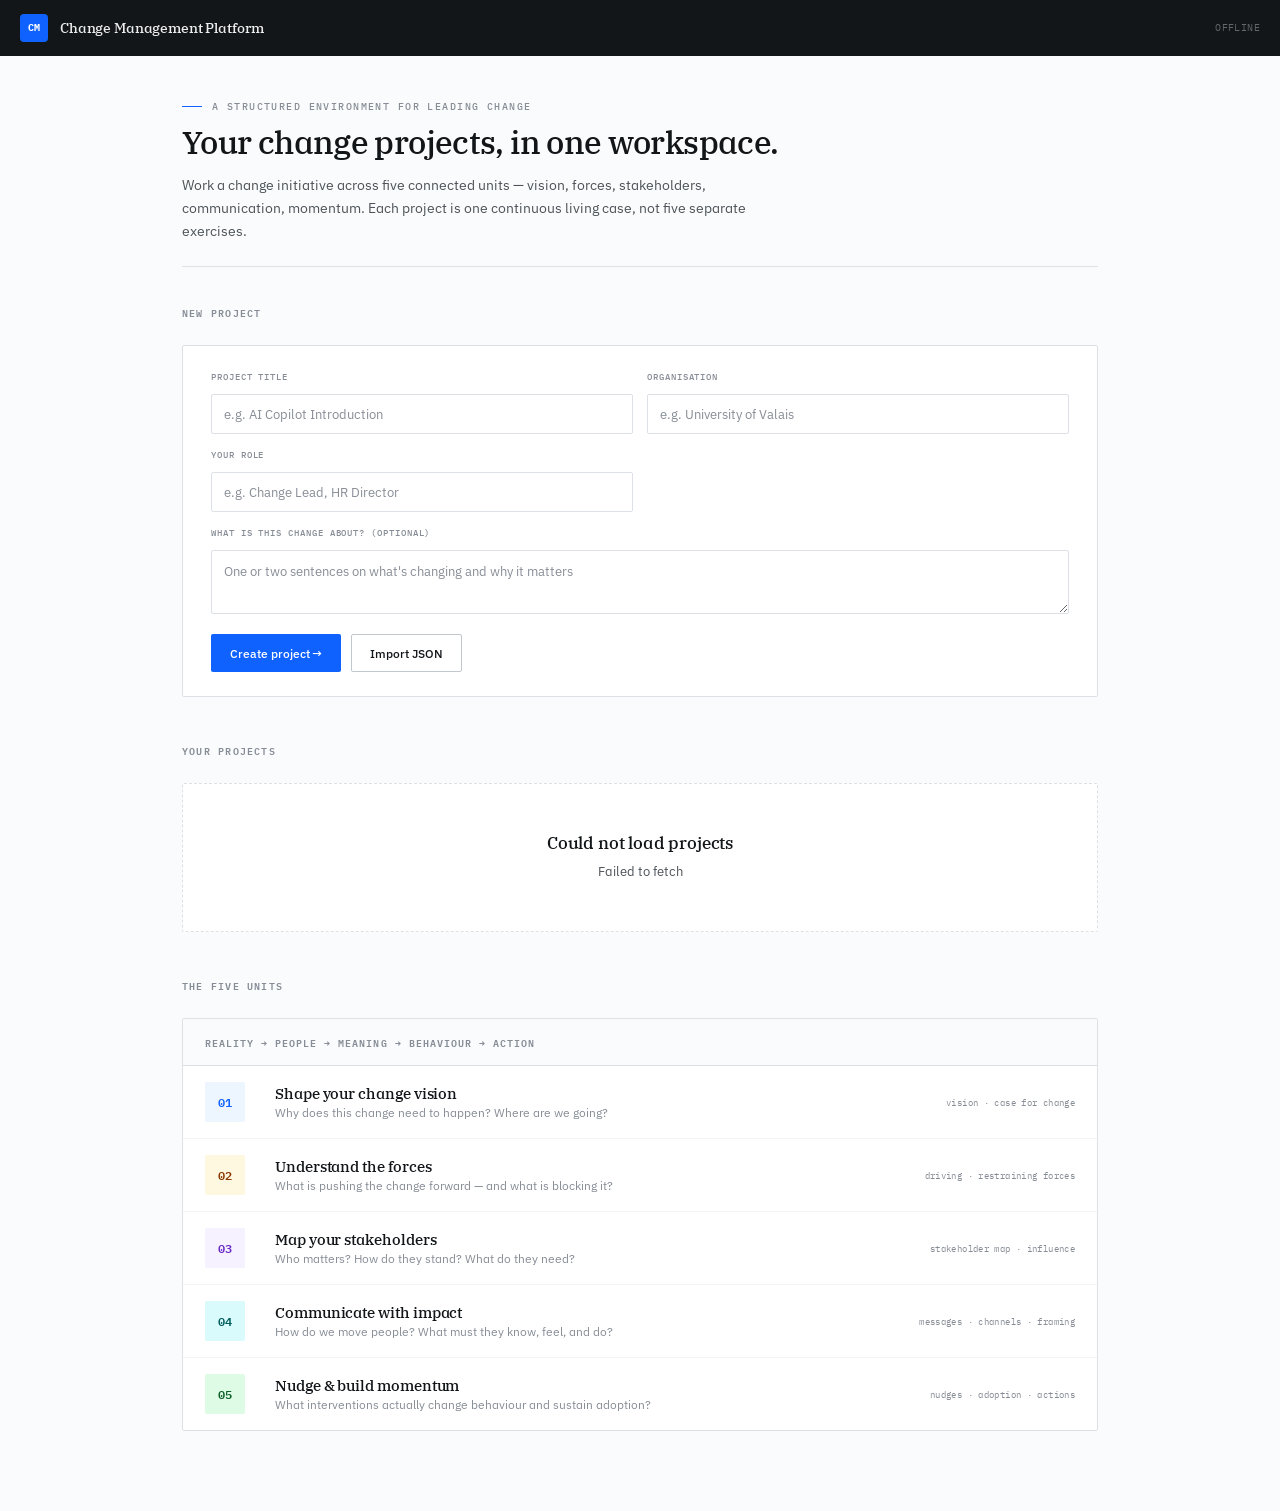
<file: index.html>
<!DOCTYPE html>
<html lang="en">
<head>
<meta charset="UTF-8">
<meta name="viewport" content="width=device-width, initial-scale=1.0">
<title>Change Management Platform</title>
<link rel="stylesheet" href="cmt-shell.css">
<style>
/* Dashboard-specific — this page doesn't use the workspace sidebar.
   Body needs to scroll (unit pages don't). */
body { height: auto; overflow: auto; min-height: 100vh; display: block; background: var(--canvas); }

.dash-wrap { max-width: 980px; margin: 0 auto; padding: 44px 32px 80px; }

/* Hero — subtle, editorial, not a marketing splash */
.hero {
  margin-bottom: 36px;
  padding-bottom: 24px;
  border-bottom: 1px solid var(--rule);
}
.hero-eyebrow {
  font-family: var(--mono);
  font-size: 0.68rem;
  font-weight: 500;
  letter-spacing: 0.14em;
  text-transform: uppercase;
  color: var(--muted);
  margin-bottom: 12px;
  display: flex;
  align-items: center;
  gap: 10px;
}
.hero-eyebrow::before {
  content: '';
  width: 20px;
  height: 1px;
  background: var(--accent);
}
.hero-title {
  font-family: var(--serif);
  font-size: 2.1rem;
  font-weight: 500;
  color: var(--ink);
  letter-spacing: -0.02em;
  line-height: 1.15;
  margin-bottom: 12px;
  max-width: 720px;
}
.hero-sub {
  font-size: 0.96rem;
  color: var(--body);
  line-height: 1.6;
  max-width: 620px;
}

/* Section headers */
.section-head {
  display: flex;
  align-items: baseline;
  justify-content: space-between;
  margin-bottom: 16px;
  padding-bottom: 8px;
}
.section-title {
  font-family: var(--mono);
  font-size: 0.68rem;
  font-weight: 600;
  letter-spacing: 0.12em;
  text-transform: uppercase;
  color: var(--muted);
}
.section-meta {
  font-family: var(--mono);
  font-size: 0.7rem;
  color: var(--muted);
}

/* New project form */
.new-project {
  background: var(--surface);
  border: 1px solid var(--rule);
  border-radius: 2px;
  padding: 24px 28px;
  margin-bottom: 44px;
}
.new-project-grid {
  display: grid;
  grid-template-columns: 1fr 1fr;
  gap: 14px;
  margin-bottom: 14px;
}
.new-project-field-full { grid-column: span 2; }
.new-project-actions {
  display: flex;
  gap: 10px;
  align-items: center;
  flex-wrap: wrap;
  padding-top: 6px;
}
.label-file {
  display: inline-flex;
  align-items: center;
  gap: 6px;
  padding: 10px 18px;
  border-radius: 2px;
  font-family: var(--sans);
  font-size: 0.82rem;
  font-weight: 500;
  cursor: pointer;
  border: 1px solid var(--g-30);
  background: var(--surface);
  color: var(--ink);
  transition: all var(--t-fast);
}
.label-file:hover { background: var(--g-10); border-color: var(--g-50); }

/* Projects list */
.projects-list { margin-bottom: 44px; }
.project-card {
  background: var(--surface);
  border: 1px solid var(--rule);
  border-radius: 2px;
  padding: 18px 22px;
  margin-bottom: 8px;
  transition: all var(--t-fast);
  cursor: pointer;
  display: grid;
  grid-template-columns: 1fr auto;
  gap: 18px;
  align-items: center;
}
.project-card:hover {
  border-color: var(--accent);
  box-shadow: 0 0 0 1px var(--accent);
}
.project-card-main { min-width: 0; }
.project-card-org {
  font-family: var(--mono);
  font-size: 0.62rem;
  font-weight: 500;
  letter-spacing: 0.1em;
  text-transform: uppercase;
  color: var(--muted);
  margin-bottom: 3px;
}
.project-card-title {
  font-family: var(--serif);
  font-size: 1.1rem;
  font-weight: 500;
  color: var(--ink);
  margin-bottom: 6px;
  line-height: 1.25;
  letter-spacing: -0.01em;
}
.project-card-summary {
  font-size: 0.82rem;
  color: var(--body);
  line-height: 1.55;
  margin-bottom: 10px;
  display: -webkit-box;
  -webkit-line-clamp: 2;
  -webkit-box-orient: vertical;
  overflow: hidden;
}
.project-card-meta {
  display: flex;
  align-items: center;
  gap: 14px;
  flex-wrap: wrap;
}
.project-card-date {
  font-family: var(--mono);
  font-size: 0.66rem;
  color: var(--muted);
}

/* Progress track */
.progress-track {
  display: flex;
  gap: 3px;
}
.progress-seg {
  width: 24px; height: 4px;
  border-radius: 1px;
  background: var(--rule);
  transition: background var(--t-fast);
}
.progress-seg.done { background: var(--accent); }
.progress-seg.active { background: var(--accent-lt); box-shadow: inset 0 0 0 1.5px var(--accent); }
.progress-label {
  font-family: var(--mono);
  font-size: 0.64rem;
  color: var(--muted);
  margin-left: 8px;
}

.project-card-actions {
  display: flex;
  flex-direction: column;
  gap: 8px;
  align-items: flex-end;
}

/* Stage badge */
.stage-badge {
  font-family: var(--mono);
  font-size: 0.6rem;
  font-weight: 600;
  letter-spacing: 0.08em;
  text-transform: uppercase;
  padding: 3px 8px;
  border-radius: 2px;
}
.stage-unit_1   { background: var(--u1-lt); color: var(--u1); }
.stage-unit_2   { background: var(--u2-lt); color: var(--u2); }
.stage-unit_3   { background: var(--u3-lt); color: var(--u3); }
.stage-unit_4   { background: var(--u4-lt); color: var(--u4); }
.stage-unit_5   { background: var(--u5-lt); color: var(--u5); }
.stage-complete { background: var(--ok-lt); color: var(--ok); }

/* Demo badge — subtle chip on seeded example projects */
.demo-chip {
  font-family: var(--mono);
  font-size: 0.58rem;
  font-weight: 600;
  letter-spacing: 0.12em;
  text-transform: uppercase;
  padding: 2px 7px;
  border-radius: 2px;
  background: var(--g-100);
  color: var(--g-00);
  margin-left: 8px;
  vertical-align: middle;
}

/* Empty state */
.projects-empty {
  background: var(--surface);
  border: 1px dashed var(--rule);
  border-radius: 2px;
  padding: 48px 24px;
  text-align: center;
}
.projects-empty-label {
  font-family: var(--mono);
  font-size: 0.68rem;
  font-weight: 500;
  letter-spacing: 0.1em;
  text-transform: uppercase;
  color: var(--muted);
  margin-bottom: 10px;
}
.projects-empty-title {
  font-family: var(--serif);
  font-size: 1.1rem;
  font-weight: 500;
  color: var(--ink);
  margin-bottom: 8px;
  letter-spacing: -0.01em;
}
.projects-empty-sub {
  font-size: 0.86rem;
  color: var(--body);
  line-height: 1.6;
  max-width: 360px;
  margin: 0 auto;
}

/* Unit reference table */
.units-overview {
  background: var(--surface);
  border: 1px solid var(--rule);
  border-radius: 2px;
  overflow: hidden;
}
.units-overview-head {
  padding: 14px 22px;
  background: var(--g-05);
  border-bottom: 1px solid var(--rule);
  font-family: var(--mono);
  font-size: 0.68rem;
  font-weight: 600;
  color: var(--muted);
  letter-spacing: 0.1em;
  text-transform: uppercase;
}
.unit-row {
  display: grid;
  grid-template-columns: 52px 1fr auto;
  align-items: center;
  gap: 18px;
  padding: 16px 22px;
  border-bottom: 1px solid var(--rule-soft);
  transition: background var(--t-fast);
}
.unit-row:last-child { border-bottom: none; }
.unit-row:hover { background: var(--g-05); }
.unit-num {
  width: 40px; height: 40px;
  border-radius: 2px;
  display: grid;
  place-items: center;
  font-family: var(--mono);
  font-size: 0.78rem;
  font-weight: 600;
  background: var(--g-10);
  color: var(--muted);
}
.unit-num.u1 { background: var(--u1-lt); color: var(--u1); }
.unit-num.u2 { background: var(--u2-lt); color: var(--u2); }
.unit-num.u3 { background: var(--u3-lt); color: var(--u3); }
.unit-num.u4 { background: var(--u4-lt); color: var(--u4); }
.unit-num.u5 { background: var(--u5-lt); color: var(--u5); }
.unit-name {
  font-family: var(--serif);
  font-size: 1rem;
  font-weight: 500;
  color: var(--ink);
  margin-bottom: 2px;
  letter-spacing: -0.005em;
}
.unit-question { font-size: 0.8rem; color: var(--muted); }
.unit-output {
  font-family: var(--mono);
  font-size: 0.62rem;
  color: var(--muted);
  text-align: right;
  letter-spacing: 0.04em;
}

/* Modal */
.modal-overlay {
  position: fixed;
  inset: 0;
  background: rgba(18,22,25,0.55);
  display: grid;
  place-items: center;
  z-index: 100;
  opacity: 0;
  pointer-events: none;
  transition: opacity var(--t-mid);
}
.modal-overlay.visible { opacity: 1; pointer-events: all; }
.modal {
  background: var(--surface);
  border-radius: 2px;
  padding: 28px;
  width: 460px;
  max-width: 92vw;
  box-shadow: 0 20px 60px rgba(0,0,0,0.25);
  transform: translateY(12px);
  transition: transform var(--t-mid);
}
.modal-overlay.visible .modal { transform: translateY(0); }
.modal-title {
  font-family: var(--serif);
  font-size: 1.15rem;
  font-weight: 500;
  color: var(--ink);
  margin-bottom: 6px;
  letter-spacing: -0.01em;
}
.modal-sub {
  font-size: 0.85rem;
  color: var(--body);
  margin-bottom: 22px;
  line-height: 1.55;
}
.modal-actions {
  display: flex;
  gap: 10px;
  justify-content: flex-end;
}

/* Skeleton */
.sk-card {
  height: 96px;
  margin-bottom: 8px;
  border-radius: 2px;
  background: linear-gradient(90deg, var(--g-10) 25%, var(--g-05) 50%, var(--g-10) 75%);
  background-size: 200% 100%;
  animation: shimmer 1.4s infinite;
}
@keyframes shimmer {
  0% { background-position: 200% 0; }
  100% { background-position: -200% 0; }
}

.btn-ghost { color: var(--muted); }
.btn-ghost:hover { color: var(--danger); background: var(--danger-lt); }

@media (max-width: 640px) {
  .hero-title { font-size: 1.5rem; }
  .new-project-grid { grid-template-columns: 1fr; }
  .new-project-field-full { grid-column: span 1; }
  .project-card { grid-template-columns: 1fr; }
  .project-card-actions { flex-direction: row; align-items: center; justify-content: space-between; }
}
</style>
</head>
<body>

<header class="topbar">
  <a class="topbar-brand" href="index.html">
    <span class="topbar-mark">CM</span>
    <span class="topbar-title">Change Management Platform</span>
  </a>
  <div class="topbar-center"></div>
  <div class="topbar-right">
    <span class="save-indicator" id="status-text">Connecting</span>
  </div>
</header>

<div class="dash-wrap">

  <div class="hero">
    <div class="hero-eyebrow">A structured environment for leading change</div>
    <h1 class="hero-title">Your change projects, in one workspace.</h1>
    <p class="hero-sub">Work a change initiative across five connected units — vision, forces, stakeholders, communication, momentum. Each project is one continuous living case, not five separate exercises.</p>
  </div>

  <div class="section-head">
    <div class="section-title">New project</div>
  </div>
  <div class="new-project">
    <div class="new-project-grid">
      <div class="field-group" style="margin:0;">
        <label class="label">Project title</label>
        <input class="field-input" id="np-title" placeholder="e.g. AI Copilot Introduction" maxlength="120">
      </div>
      <div class="field-group" style="margin:0;">
        <label class="label">Organisation</label>
        <input class="field-input" id="np-org" placeholder="e.g. University of Valais" maxlength="120">
      </div>
      <div class="field-group" style="margin:0;">
        <label class="label">Your role</label>
        <input class="field-input" id="np-role" placeholder="e.g. Change Lead, HR Director" maxlength="120">
      </div>
      <div class="field-group new-project-field-full" style="margin:0;">
        <label class="label">What is this change about? (optional)</label>
        <textarea class="field-textarea" id="np-summary" style="min-height:64px;" placeholder="One or two sentences on what's changing and why it matters"></textarea>
      </div>
    </div>
    <div class="new-project-actions">
      <button class="btn btn-primary" id="btn-create" onclick="createProject()">Create project →</button>
      <label class="label-file">
        Import JSON
        <input type="file" accept=".json" style="display:none;" onchange="importProject(event)">
      </label>
    </div>
  </div>

  <div class="section-head">
    <div class="section-title">Your projects</div>
    <div class="section-meta" id="projects-count"></div>
  </div>
  <div class="projects-list" id="projects-list">
    <div class="sk-card"></div>
    <div class="sk-card" style="opacity:0.6;"></div>
  </div>

  <div class="section-head">
    <div class="section-title">The five units</div>
  </div>
  <div class="units-overview">
    <div class="units-overview-head">Reality → People → Meaning → Behaviour → Action</div>
    <div class="unit-row">
      <div class="unit-num u1">01</div>
      <div>
        <div class="unit-name">Shape your change vision</div>
        <div class="unit-question">Why does this change need to happen? Where are we going?</div>
      </div>
      <div class="unit-output">vision · case for change</div>
    </div>
    <div class="unit-row">
      <div class="unit-num u2">02</div>
      <div>
        <div class="unit-name">Understand the forces</div>
        <div class="unit-question">What is pushing the change forward — and what is blocking it?</div>
      </div>
      <div class="unit-output">driving · restraining forces</div>
    </div>
    <div class="unit-row">
      <div class="unit-num u3">03</div>
      <div>
        <div class="unit-name">Map your stakeholders</div>
        <div class="unit-question">Who matters? How do they stand? What do they need?</div>
      </div>
      <div class="unit-output">stakeholder map · influence</div>
    </div>
    <div class="unit-row">
      <div class="unit-num u4">04</div>
      <div>
        <div class="unit-name">Communicate with impact</div>
        <div class="unit-question">How do we move people? What must they know, feel, and do?</div>
      </div>
      <div class="unit-output">messages · channels · framing</div>
    </div>
    <div class="unit-row">
      <div class="unit-num u5">05</div>
      <div>
        <div class="unit-name">Nudge &amp; build momentum</div>
        <div class="unit-question">What interventions actually change behaviour and sustain adoption?</div>
      </div>
      <div class="unit-output">nudges · adoption · actions</div>
    </div>
  </div>

</div>

<div class="modal-overlay" id="delete-modal">
  <div class="modal">
    <div class="modal-title">Delete this project?</div>
    <div class="modal-sub">This will permanently delete the project and all its unit data. This cannot be undone.</div>
    <div class="modal-actions">
      <button class="btn btn-secondary" onclick="closeDeleteModal()">Cancel</button>
      <button class="btn btn-primary" style="background:var(--danger);" id="btn-confirm-delete" onclick="confirmDelete()">Delete project</button>
    </div>
  </div>
</div>

<div class="toast" id="toast"></div>

<script src="cmt-client.js"></script>
<script>
'use strict';

const UNIT_FILES = {
  unit_1:   'unit1-vision.html',
  unit_2:   'unit2-forces.html',
  unit_3:   'unit3-stakeholders.html',
  unit_4:   'unit4-communication.html',
  unit_5:   'unit5-nudges.html',
  complete: 'unit1-vision.html',
};
const STAGE_LABELS = {
  unit_1: 'Unit 1 — Vision', unit_2: 'Unit 2 — Forces', unit_3: 'Unit 3 — Stakeholders',
  unit_4: 'Unit 4 — Communication', unit_5: 'Unit 5 — Momentum', complete: 'Complete',
};
const STAGE_TO_NUM = { unit_1:1, unit_2:2, unit_3:3, unit_4:4, unit_5:5, complete:5 };

let deleteTargetId = null;

async function init() {
  const { ok } = await CMT.ping();
  const text = document.getElementById('status-text');
  if (ok) { text.textContent = 'Connected'; text.className = 'save-indicator saved'; }
  else { text.textContent = 'Offline'; }
  loadProjects();
}

async function loadProjects() {
  const list = document.getElementById('projects-list');
  const count = document.getElementById('projects-count');
  try {
    const projects = await CMT.getProjects();
    count.textContent = projects.length + ' project' + (projects.length !== 1 ? 's' : '');
    if (!projects.length) {
      list.innerHTML = '<div class="projects-empty">'
        + '<div class="projects-empty-label">No projects yet</div>'
        + '<div class="projects-empty-title">Start your first change project</div>'
        + '<div class="projects-empty-sub">Each project works through all five units as one connected case.</div>'
        + '</div>';
      return;
    }
    list.innerHTML = projects.map(p => renderProjectCard(p)).join('');
  } catch (e) {
    list.innerHTML = '<div class="projects-empty"><div class="projects-empty-title">Could not load projects</div><div class="projects-empty-sub">' + esc(e.message) + '</div></div>';
  }
}

function renderProjectCard(p) {
  const stageNum = STAGE_TO_NUM[p.stage] || 1;
  const segs = [1,2,3,4,5].map(n => {
    const cls = n < stageNum ? 'done' : n === stageNum ? 'active' : '';
    return '<div class="progress-seg ' + cls + '"></div>';
  }).join('');
  const updated = new Date(p.updated_at).toLocaleDateString('en-GB', { day:'numeric', month:'short', year:'numeric' });

  return '<div class="project-card" onclick="openProject(\'' + p.id + '\')">'
    + '<div class="project-card-main">'
    +   (p.organization ? '<div class="project-card-org">' + esc(p.organization) + '</div>' : '')
    +   '<div class="project-card-title">' + esc(p.title) + (p.is_demo ? '<span class="demo-chip">Demo</span>' : '') + '</div>'
    +   (p.summary ? '<div class="project-card-summary">' + esc(p.summary) + '</div>' : '')
    +   '<div class="project-card-meta">'
    +     '<div class="progress-track">' + segs + '</div>'
    +     '<div class="progress-label">' + (STAGE_LABELS[p.stage] || 'Unit 1') + '</div>'
    +     '<div class="project-card-date">Updated ' + updated + '</div>'
    +   '</div>'
    + '</div>'
    + '<div class="project-card-actions" onclick="event.stopPropagation()">'
    +   '<span class="stage-badge stage-' + p.stage + '">' + (STAGE_LABELS[p.stage] || 'Unit 1') + '</span>'
    +   (p.is_demo
        ? ''
        : '<button class="btn btn-sm btn-ghost" onclick="promptDelete(\'' + p.id + '\')">Delete</button>')
    + '</div>'
    + '</div>';
}

function openProject(projectId) {
  CMT.setCurrentProjectId(projectId);
  CMT.getProject(projectId).then(p => {
    if (!p) return;
    const file = UNIT_FILES[p.stage] || 'unit1-vision.html';
    window.location.href = file + '?project=' + projectId;
  });
}

async function createProject() {
  const title   = document.getElementById('np-title').value.trim();
  const org     = document.getElementById('np-org').value.trim();
  const role    = document.getElementById('np-role').value.trim();
  const summary = document.getElementById('np-summary').value.trim();
  if (!title) {
    document.getElementById('np-title').focus();
    showToast('Please give your project a title.', 'error');
    return;
  }
  const btn = document.getElementById('btn-create');
  btn.disabled = true; btn.textContent = 'Creating';
  try {
    const project = await CMT.createProject({ title, organization: org, your_role: role, summary });
    showToast('Project created.', 'ok');
    window.location.href = 'unit1-vision.html?project=' + project.id;
  } catch (e) {
    showToast('Could not create project: ' + e.message, 'error');
    btn.disabled = false; btn.textContent = 'Create project →';
  }
}

async function importProject(event) {
  const file = event.target.files[0];
  if (!file) return;
  try {
    showToast('Importing');
    await CMT.importProject(file);
    showToast('Project imported.', 'ok');
    await loadProjects();
  } catch (e) {
    showToast('Import failed: ' + e.message, 'error');
  }
  event.target.value = '';
}

function promptDelete(projectId) {
  deleteTargetId = projectId;
  document.getElementById('delete-modal').classList.add('visible');
}
function closeDeleteModal() {
  deleteTargetId = null;
  document.getElementById('delete-modal').classList.remove('visible');
}
async function confirmDelete() {
  if (!deleteTargetId) return;
  try {
    await CMT.deleteProject(deleteTargetId);
    showToast('Project deleted.', 'ok');
    closeDeleteModal();
    loadProjects();
  } catch (e) {
    showToast('Delete failed: ' + e.message, 'error');
  }
}

function showToast(msg, type = '') {
  const t = document.getElementById('toast');
  t.textContent = msg;
  t.className = 'toast show ' + type;
  setTimeout(() => t.classList.remove('show'), 3000);
}
function esc(s) { return String(s || '').replace(/&/g,'&amp;').replace(/</g,'&lt;').replace(/>/g,'&gt;').replace(/"/g,'&quot;'); }

document.getElementById('delete-modal').addEventListener('click', function(e) {
  if (e.target === this) closeDeleteModal();
});

init();
</script>
</body>
</html>
</file>
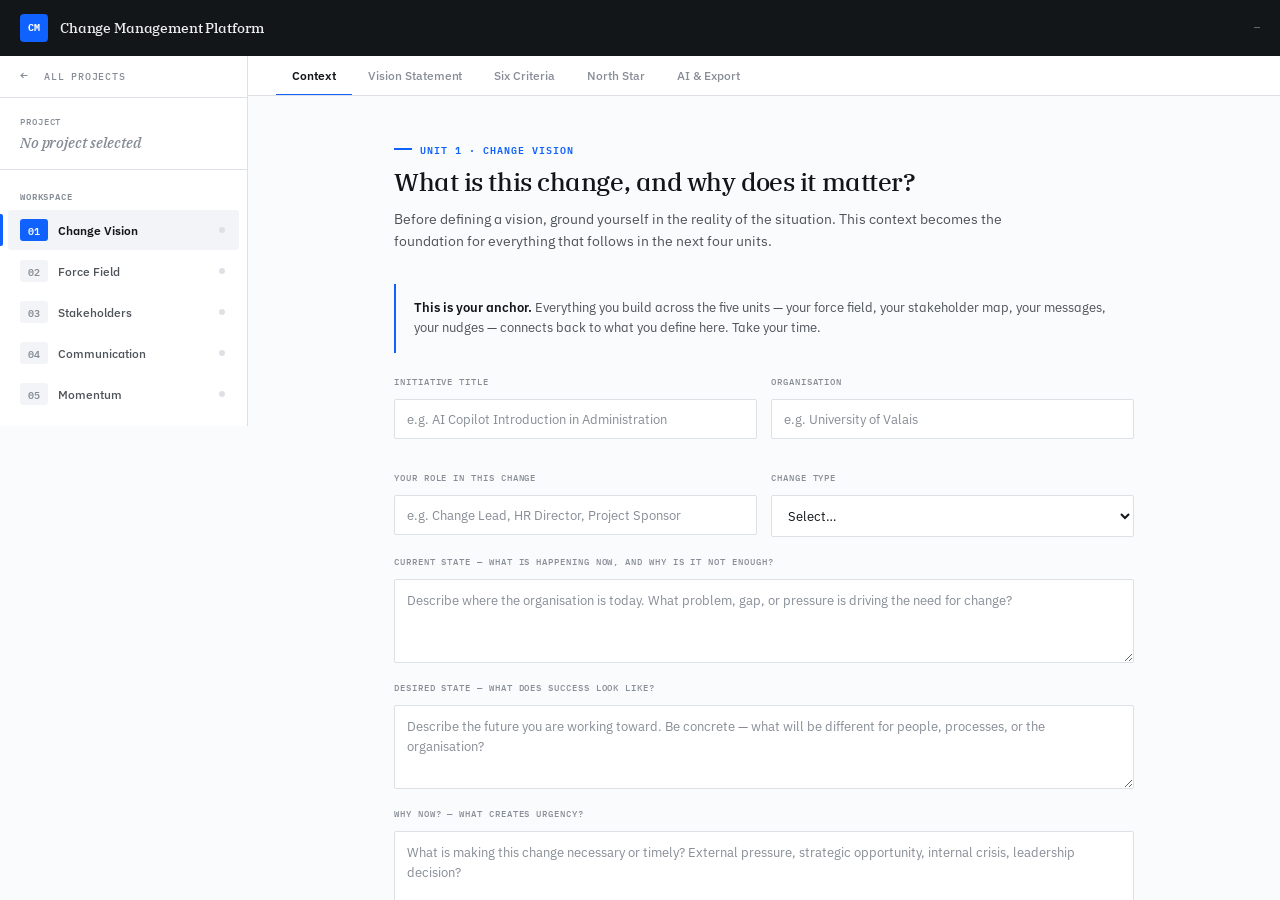
<file: unit1-vision.html>
<!DOCTYPE html>
<html lang="en">
<head>
<meta charset="UTF-8">
<meta name="viewport" content="width=device-width, initial-scale=1.0">
<title>Unit 1 · Shape Your Change Vision</title>
<link rel="stylesheet" href="cmt-shell.css">
<style>
/* ── Unit 1 local styles ── */
:root { --unit-accent: var(--u1); }

/* Vision pull-quote display */
.vision-quote {
  background: var(--g-100);
  color: #fff;
  padding: 28px 32px;
  margin-bottom: 24px;
  border-radius: 2px;
  position: relative;
  overflow: hidden;
}
.vision-quote::before {
  content: '';
  position: absolute;
  left: 0; top: 0; bottom: 0;
  width: 3px;
  background: var(--u1);
}
.vision-quote-label {
  font-family: var(--mono);
  font-size: 0.62rem;
  font-weight: 500;
  letter-spacing: 0.1em;
  text-transform: uppercase;
  color: rgba(255,255,255,0.4);
  margin-bottom: 10px;
}
.vision-quote-text {
  font-family: var(--serif);
  font-size: 1.15rem;
  font-weight: 400;
  color: rgba(255,255,255,0.95);
  line-height: 1.45;
  font-style: italic;
  min-height: 1.5em;
  letter-spacing: -0.005em;
}
.vision-quote-text.empty { color: rgba(255,255,255,0.3); font-style: normal; font-size: 0.88rem; font-family: var(--sans); }

/* Criteria cards */
.criteria-top {
  display: grid;
  grid-template-columns: 260px 1fr;
  gap: 28px;
  align-items: center;
  margin-bottom: 24px;
  padding: 20px;
  background: var(--surface);
  border: 1px solid var(--rule);
  border-radius: 2px;
}
.criteria-summary-text {
  font-size: 0.85rem;
  color: var(--body);
  line-height: 1.65;
}
.criteria-summary-text strong { color: var(--ink); font-weight: 600; }
.criteria-grid {
  display: grid;
  grid-template-columns: 1fr 1fr;
  gap: 12px;
}
.criterion-card {
  background: var(--surface);
  border: 1px solid var(--rule);
  padding: 16px 18px;
  border-radius: 2px;
  transition: border-color var(--t-fast);
}
.criterion-card:hover { border-color: var(--g-30); }
.criterion-header {
  display: flex;
  align-items: baseline;
  justify-content: space-between;
  margin-bottom: 4px;
}
.criterion-name { font-size: 0.88rem; font-weight: 600; color: var(--ink); }
.criterion-score-display {
  font-family: var(--mono);
  font-size: 0.72rem;
  font-weight: 600;
  color: var(--muted);
}
.criterion-score-display.s4, .criterion-score-display.s5 { color: var(--ok); }
.criterion-score-display.s3 { color: var(--u2); }
.criterion-score-display.s1, .criterion-score-display.s2 { color: var(--danger); }
.criterion-question {
  font-size: 0.77rem;
  color: var(--muted);
  line-height: 1.5;
  margin-bottom: 10px;
}
.score-row { display: flex; gap: 4px; margin-bottom: 10px; }
.score-btn {
  flex: 1;
  height: 28px;
  border: 1px solid var(--rule);
  background: var(--surface);
  font-family: var(--mono);
  font-size: 0.72rem;
  font-weight: 500;
  color: var(--muted);
  cursor: pointer;
  border-radius: 2px;
  transition: all var(--t-fast);
}
.score-btn:hover { border-color: var(--accent); color: var(--accent); }
.score-btn.active { background: var(--accent); border-color: var(--accent); color: #fff; font-weight: 600; }
.criterion-notes {
  font-family: var(--sans);
  font-size: 0.8rem;
  color: var(--ink);
  background: var(--g-05);
  border: 1px solid transparent;
  border-radius: 2px;
  padding: 8px 10px;
  width: 100%;
  outline: none;
  resize: vertical;
  line-height: 1.5;
  min-height: 44px;
  transition: border-color var(--t-fast), background var(--t-fast);
}
.criterion-notes:hover { background: var(--g-10); }
.criterion-notes:focus { background: var(--surface); border-color: var(--accent); }
.criterion-notes::placeholder { color: var(--muted); }

/* North star display */
.ns-display {
  background: var(--surface);
  border-left: 3px solid var(--accent);
  padding: 16px 20px;
  margin: 18px 0 24px;
  border-radius: 0 2px 2px 0;
}
.ns-display-label {
  font-family: var(--mono);
  font-size: 0.6rem;
  font-weight: 500;
  letter-spacing: 0.1em;
  text-transform: uppercase;
  color: var(--accent);
  margin-bottom: 6px;
}
.ns-display-text {
  font-family: var(--serif);
  font-size: 1.05rem;
  font-weight: 500;
  color: var(--ink);
  line-height: 1.35;
  letter-spacing: -0.005em;
}
.ns-display-text.empty { color: var(--muted); font-family: var(--sans); font-weight: 400; font-size: 0.88rem; font-style: italic; }

/* Signal list */
.signal-list { display: flex; flex-direction: column; gap: 6px; margin-bottom: 10px; }
.signal-row {
  display: flex;
  align-items: center;
  gap: 10px;
  background: var(--surface);
  border: 1px solid var(--rule);
  border-radius: 2px;
  padding: 8px 12px;
  transition: border-color var(--t-fast);
}
.signal-row:hover { border-color: var(--g-30); }
.signal-row:focus-within { border-color: var(--accent); box-shadow: inset 0 0 0 1px var(--accent); }
.signal-dot {
  width: 7px; height: 7px;
  border-radius: 50%;
  background: var(--ok);
  flex-shrink: 0;
}
.signal-input {
  flex: 1;
  font-family: var(--sans);
  font-size: 0.85rem;
  color: var(--ink);
  border: none;
  background: transparent;
  outline: none;
}
.signal-input::placeholder { color: var(--muted); }
.signal-remove {
  background: none;
  border: none;
  cursor: pointer;
  color: var(--muted);
  font-size: 1.1rem;
  padding: 0 4px;
  line-height: 1;
  transition: color var(--t-fast);
}
.signal-remove:hover { color: var(--danger); }

/* AI prompt */
.ai-mode-grid {
  display: grid;
  grid-template-columns: 1fr 1fr;
  gap: 10px;
  margin-bottom: 20px;
}
.ai-mode-card {
  background: var(--surface);
  border: 1px solid var(--rule);
  padding: 14px 16px;
  cursor: pointer;
  transition: all var(--t-fast);
  border-radius: 2px;
}
.ai-mode-card:hover { border-color: var(--g-30); }
.ai-mode-card.active {
  border-color: var(--accent);
  box-shadow: inset 0 0 0 1px var(--accent);
  background: var(--accent-lt);
}
.ai-mode-title {
  font-size: 0.88rem;
  font-weight: 600;
  color: var(--ink);
  margin-bottom: 4px;
}
.ai-mode-desc {
  font-size: 0.76rem;
  color: var(--body);
  line-height: 1.5;
}

.prompt-box {
  background: var(--surface);
  border: 1px solid var(--rule);
  border-radius: 2px;
  overflow: hidden;
}
.prompt-box-head {
  padding: 12px 18px;
  background: var(--g-05);
  border-bottom: 1px solid var(--rule);
  display: flex;
  align-items: center;
  justify-content: space-between;
}
.prompt-box-label {
  font-family: var(--mono);
  font-size: 0.66rem;
  font-weight: 500;
  color: var(--muted);
  letter-spacing: 0.08em;
  text-transform: uppercase;
}
.prompt-hint { font-size: 0.72rem; color: var(--muted); }
.prompt-text {
  font-family: var(--mono);
  font-size: 0.74rem;
  color: var(--body);
  padding: 18px;
  line-height: 1.7;
  white-space: pre-wrap;
  max-height: 360px;
  overflow-y: auto;
}
.prompt-actions {
  padding: 14px 18px;
  border-top: 1px solid var(--rule);
  display: flex;
  gap: 10px;
  flex-wrap: wrap;
}

@media (max-width: 720px) {
  .criteria-grid, .ai-mode-grid { grid-template-columns: 1fr; }
  .criteria-top { grid-template-columns: 1fr; }
  .grid-2 { grid-template-columns: 1fr; }
}
</style>
</head>
<body>

<!-- ═══════════════════════════════════════════════════════════════
     TOPBAR
     ═══════════════════════════════════════════════════════════════ -->
<header class="topbar">
  <a class="topbar-brand" href="index.html">
    <span class="topbar-mark">CM</span>
    <span class="topbar-title">Change Management Platform</span>
  </a>
  <div class="topbar-center">
    <span class="topbar-project" id="topbar-project"></span>
    <span class="topbar-sep" id="topbar-sep" style="display:none;">·</span>
    <span class="topbar-org" id="topbar-org"></span>
  </div>
  <div class="topbar-right">
    <span class="save-indicator" id="save-indicator">—</span>
  </div>
</header>

<!-- ═══════════════════════════════════════════════════════════════
     APP LAYOUT — sidebar + main
     ═══════════════════════════════════════════════════════════════ -->
<div class="app-layout">

  <div id="cmt-sidebar-mount"></div>

  <div class="unit-main">

    <!-- TABBAR -->
    <div class="tabbar">
      <button class="tab-btn active" onclick="switchTab('context',this)">Context</button>
      <button class="tab-btn" onclick="switchTab('vision',this)">Vision Statement</button>
      <button class="tab-btn" onclick="switchTab('criteria',this)">Six Criteria</button>
      <button class="tab-btn" onclick="switchTab('northstar',this)">North Star</button>
      <button class="tab-btn" onclick="switchTab('ai',this)">AI &amp; Export</button>
    </div>

    <div class="workspace"><div class="content">

      <!-- TAB 1: CONTEXT -->
      <div class="pane active" id="pane-context">
        <div class="wrap">
          <div class="pane-head">
            <div class="pane-eyebrow">Unit 1 · Change Vision</div>
            <h1 class="pane-title">What is this change, and why does it matter?</h1>
            <p class="pane-desc">Before defining a vision, ground yourself in the reality of the situation. This context becomes the foundation for everything that follows in the next four units.</p>
          </div>

          <div class="hint-box">
            <strong>This is your anchor.</strong> Everything you build across the five units — your force field, your stakeholder map, your messages, your nudges — connects back to what you define here. Take your time.
          </div>

          <div class="grid-2">
            <div class="field-group">
              <label class="label">Initiative title</label>
              <input class="field-input" id="ctx-title" placeholder="e.g. AI Copilot Introduction in Administration" oninput="autosave()">
            </div>
            <div class="field-group">
              <label class="label">Organisation</label>
              <input class="field-input" id="ctx-org" placeholder="e.g. University of Valais" oninput="autosave()">
            </div>
            <div class="field-group">
              <label class="label">Your role in this change</label>
              <input class="field-input" id="ctx-role" placeholder="e.g. Change Lead, HR Director, Project Sponsor" oninput="autosave()">
            </div>
            <div class="field-group">
              <label class="label">Change type</label>
              <select class="field-select" id="ctx-type" onchange="autosave()">
                <option value="">Select…</option>
                <option>Digital adoption</option>
                <option>Organisational restructuring</option>
                <option>Cultural transformation</option>
                <option>Process change</option>
                <option>Strategic pivot</option>
                <option>Merger / acquisition</option>
                <option>Other</option>
              </select>
            </div>
          </div>

          <div class="field-group">
            <label class="label">Current state — what is happening now, and why is it not enough?</label>
            <textarea class="field-textarea" id="ctx-current" rows="3" placeholder="Describe where the organisation is today. What problem, gap, or pressure is driving the need for change?" oninput="autosave()"></textarea>
          </div>

          <div class="field-group">
            <label class="label">Desired state — what does success look like?</label>
            <textarea class="field-textarea" id="ctx-desired" rows="3" placeholder="Describe the future you are working toward. Be concrete — what will be different for people, processes, or the organisation?" oninput="autosave()"></textarea>
          </div>

          <div class="field-group">
            <label class="label">Why now? — what creates urgency?</label>
            <textarea class="field-textarea" id="ctx-why" rows="2" placeholder="What is making this change necessary or timely? External pressure, strategic opportunity, internal crisis, leadership decision?" oninput="autosave()"></textarea>
          </div>
        </div>
      </div>

      <!-- TAB 2: VISION STATEMENT -->
      <div class="pane" id="pane-vision">
        <div class="wrap">
          <div class="pane-head">
            <div class="pane-eyebrow">Unit 1 · Vision Statement</div>
            <h1 class="pane-title">Write your change vision</h1>
            <p class="pane-desc">A strong change vision answers three questions in one sentence: <em>Where are we going? Why does it matter? How will we know we've arrived?</em> It should be short enough to remember, clear enough to act on, and inspiring enough to motivate.</p>
          </div>

          <div class="vision-quote">
            <div class="vision-quote-label">Your vision statement</div>
            <div class="vision-quote-text empty" id="vision-preview">Start typing below to see your vision appear here…</div>
          </div>

          <div class="field-group">
            <label class="label">Vision statement</label>
            <textarea class="field-textarea" id="vision-statement" rows="4" style="min-height:100px; font-size:0.96rem; font-weight:500; line-height:1.55;" placeholder="By [when], [who] will [do/experience/achieve what] — enabling [bigger purpose or outcome]." oninput="updateVisionPreview(); autosave()"></textarea>
          </div>

          <div class="hint-box amber">
            <strong>Common mistakes to avoid:</strong> Too long (more than 2–3 sentences), too abstract ("be a leader in change"), focused on the process rather than the outcome, or written for leadership rather than for the people living the change.
          </div>

          <div class="field-group">
            <label class="label">Case for change — in one short paragraph</label>
            <textarea class="field-textarea" id="vision-case" rows="3" placeholder="Why does this change need to happen? What is the cost of not changing? Keep this crisp — it's the argument you make when someone asks why." oninput="autosave()"></textarea>
          </div>
        </div>
      </div>

      <!-- TAB 3: SIX CRITERIA -->
      <div class="pane" id="pane-criteria">
        <div class="wrap-wide">
          <div class="pane-head">
            <div class="pane-eyebrow">Unit 1 · Vision Criteria</div>
            <h1 class="pane-title">Test your vision against six criteria</h1>
            <p class="pane-desc">A compelling change vision must pass six tests. Score each criterion 1–5 and add a brief note. Be honest — a low score is useful information, not a failure.</p>
          </div>

          <div class="criteria-top">
            <canvas id="radar-chart" width="240" height="240"></canvas>
            <div id="criteria-summary" class="criteria-summary-text"></div>
          </div>

          <div class="criteria-grid" id="criteria-grid"></div>
        </div>
      </div>

      <!-- TAB 4: NORTH STAR -->
      <div class="pane" id="pane-northstar">
        <div class="wrap">
          <div class="pane-head">
            <div class="pane-eyebrow">Unit 1 · North Star</div>
            <h1 class="pane-title">Define your north star and success signals</h1>
            <p class="pane-desc">The north star is the one sentence you return to when everything gets complicated. Success signals are the observable, concrete indicators that the change is actually happening — not hoped for.</p>
          </div>

          <div class="field-group">
            <label class="label">North star — one sentence that guides every decision</label>
            <input class="field-input" id="north-star" style="font-size:0.95rem; font-weight:500;" placeholder="e.g. AI does not replace our people — it frees them." oninput="updateNorthStar(); autosave()">
          </div>

          <div class="ns-display">
            <div class="ns-display-label">North star</div>
            <div class="ns-display-text empty" id="north-star-text">Your north star will appear here…</div>
          </div>

          <div class="divider"></div>

          <div class="pane-eyebrow" style="margin-bottom:10px;">Success signals</div>
          <p style="font-size:0.85rem; color:var(--body); line-height:1.6; margin-bottom:14px; max-width:620px;">What would you observe if the change is working? Be specific and observable — not intentions, but evidence.</p>

          <div class="signal-list" id="signal-list"></div>
          <button class="btn btn-secondary btn-sm" onclick="addSignal()">+ Add signal</button>
        </div>
      </div>

      <!-- TAB 5: AI & EXPORT -->
      <div class="pane" id="pane-ai">
        <div class="wrap">
          <div class="pane-head">
            <div class="pane-eyebrow">Unit 1 · AI &amp; Export</div>
            <h1 class="pane-title">Take your vision to an AI thinking partner</h1>
            <p class="pane-desc">Choose a prompt mode, copy the generated prompt, and open Claude or ChatGPT. Your full context is embedded automatically.</p>
          </div>

          <div class="ai-mode-grid">
            <div class="ai-mode-card active" onclick="setMode('refine',this)">
              <div class="ai-mode-title">Refine the vision</div>
              <div class="ai-mode-desc">Get specific suggestions to sharpen the language, strengthen the case, and improve criteria scores.</div>
            </div>
            <div class="ai-mode-card" onclick="setMode('critique',this)">
              <div class="ai-mode-title">Challenge it</div>
              <div class="ai-mode-desc">Play devil's advocate — where is the vision weak, vague, or unlikely to land with a sceptical audience?</div>
            </div>
            <div class="ai-mode-card" onclick="setMode('stakeholder',this)">
              <div class="ai-mode-title">Stakeholder reactions</div>
              <div class="ai-mode-desc">Simulate how three different stakeholder types would react to this vision and what they'd push back on.</div>
            </div>
            <div class="ai-mode-card" onclick="setMode('forces',this)">
              <div class="ai-mode-title">Forces preview</div>
              <div class="ai-mode-desc">Based on this vision and context, what driving and restraining forces are likely? Prepares you for Unit 2.</div>
            </div>
          </div>

          <div class="prompt-box">
            <div class="prompt-box-head">
              <span class="prompt-box-label">Generated prompt</span>
              <span class="prompt-hint">Fill in Tabs 1–4 for a richer prompt</span>
            </div>
            <div class="prompt-text" id="prompt-output">Complete your context and vision to generate a prompt.</div>
            <div class="prompt-actions">
              <button class="btn btn-inverse" id="btn-copy" onclick="copyPrompt(this)">Copy prompt</button>
              <a class="btn btn-secondary" href="https://claude.ai" target="_blank" onclick="softCopy()">Open Claude ↗</a>
              <a class="btn btn-secondary" href="https://chat.openai.com" target="_blank" onclick="softCopy()">Open ChatGPT ↗</a>
            </div>
          </div>
        </div>
      </div>

    </div></div><!-- /content /workspace -->

  </div><!-- /unit-main -->
</div><!-- /app-layout -->

<div class="toast" id="toast"></div>

<script src="cmt-client.js"></script>
<script src="cmt-sidebar.js"></script>
<script>
'use strict';

const CRITERIA = [
  { id:'imaginable',   name:'Imaginable',   question:'Can people picture what the future looks like?' },
  { id:'desirable',    name:'Desirable',    question:'Do stakeholders actually want this future state?' },
  { id:'feasible',     name:'Feasible',     question:'Is this achievable with available means and time?' },
  { id:'focused',      name:'Focused',      question:'Is it clear enough to guide decisions and trade-offs?' },
  { id:'flexible',     name:'Flexible',     question:'Can it adapt as circumstances change?' },
  { id:'communicable', name:'Communicable', question:'Can it be explained clearly in under two minutes?' },
];

let activeMode = 'refine';
let saveTimer  = null;
let projectId  = null;

let data = {
  ctx_title:'', ctx_org:'', ctx_role:'', ctx_type:'',
  ctx_current:'', ctx_desired:'', ctx_why:'',
  vision_statement:'', vision_case:'',
  north_star:'', signals:[], criteria:{},
};
CRITERIA.forEach(c => { data.criteria[c.id] = { score:0, notes:'' }; });

async function init() {
  const params = new URLSearchParams(window.location.search);
  projectId = params.get('project') || localStorage.getItem('cmt_current_project');

  try {
    const allModules = await CMT.loadAllModules(projectId);
    if (allModules.vision) {
      data = { ...data, ...allModules.vision };
      if (!data.criteria) data.criteria = {};
      if (!data.signals)  data.signals  = [];
      CRITERIA.forEach(c => { if (!data.criteria[c.id]) data.criteria[c.id] = { score:0, notes:'' }; });
    }
  } catch(e) {
    console.warn('Failed to load from Supabase, using localStorage', e);
    const saved = localStorage.getItem('cmt_module_' + projectId + '_vision');
    if (saved) {
      try {
        data = { ...data, ...JSON.parse(saved) };
        if (!data.criteria) data.criteria = {};
        if (!data.signals)  data.signals  = [];
        CRITERIA.forEach(c => { if (!data.criteria[c.id]) data.criteria[c.id] = { score:0, notes:'' }; });
      } catch(e) {}
    }
  }

  setField('ctx-title', data.ctx_title);
  setField('ctx-org', data.ctx_org);
  setField('ctx-role', data.ctx_role);
  setField('ctx-type', data.ctx_type);
  setField('ctx-current', data.ctx_current);
  setField('ctx-desired', data.ctx_desired);
  setField('ctx-why', data.ctx_why);
  setField('vision-statement', data.vision_statement);
  setField('vision-case', data.vision_case);
  setField('north-star', data.north_star);

  updateTopbarSep();
  renderCriteria();
  renderSignals();
  updateVisionPreview();
  updateNorthStar();
  updatePrompt();
}

function updateTopbarSep() {
  const proj = document.getElementById('topbar-project');
  const org  = document.getElementById('topbar-org');
  const sep  = document.getElementById('topbar-sep');
  if (sep) sep.style.display = (proj?.textContent && org?.textContent) ? 'inline' : 'none';
}

function switchTab(tab, btn) {
  document.querySelectorAll('.pane').forEach(p => p.classList.remove('active'));
  document.querySelectorAll('.tab-btn').forEach(b => b.classList.remove('active'));
  document.getElementById('pane-' + tab).classList.add('active');
  if (btn) btn.classList.add('active');
  if (tab === 'criteria') drawRadar();
  if (tab === 'ai') updatePrompt();
}

function renderCriteria() {
  const grid = document.getElementById('criteria-grid');
  grid.innerHTML = CRITERIA.map(c => {
    const cd = data.criteria[c.id];
    const disp = cd.score > 0 ? cd.score + '/5' : '—';
    const dispCls = cd.score > 0 ? 's' + cd.score : '';
    const btns = [1,2,3,4,5].map(n =>
      '<button class="score-btn' + (cd.score === n ? ' active' : '') + '" onclick="setScore(\'' + c.id + '\',' + n + ')">' + n + '</button>'
    ).join('');
    return '<div class="criterion-card" id="crit-' + c.id + '">'
      +   '<div class="criterion-header">'
      +     '<div class="criterion-name">' + c.name + '</div>'
      +     '<div class="criterion-score-display ' + dispCls + '" id="score-display-' + c.id + '">' + disp + '</div>'
      +   '</div>'
      +   '<div class="criterion-question">' + c.question + '</div>'
      +   '<div class="score-row">' + btns + '</div>'
      +   '<textarea class="criterion-notes" id="notes-' + c.id + '" placeholder="Notes on this criterion…" oninput="setNotes(\'' + c.id + '\',this.value)">' + esc(cd.notes) + '</textarea>'
      + '</div>';
  }).join('');
  updateCriteriaSummary();
}

function setScore(id, n) {
  data.criteria[id].score = n;
  const card = document.getElementById('crit-' + id);
  card.querySelectorAll('.score-btn').forEach((b, i) => b.classList.toggle('active', i + 1 === n));
  const disp = document.getElementById('score-display-' + id);
  disp.textContent = n + '/5';
  disp.className = 'criterion-score-display s' + n;
  updateCriteriaSummary();
  drawRadar();
  autosave();
}

function setNotes(id, val) { data.criteria[id].notes = val; autosave(); }

function updateCriteriaSummary() {
  const scores = CRITERIA.map(c => data.criteria[c.id].score).filter(s => s > 0);
  const el = document.getElementById('criteria-summary');
  if (!scores.length) {
    el.innerHTML = '<span style="color:var(--muted)">Score each criterion to see a summary.</span>';
    return;
  }
  const avg = scores.reduce((a,b) => a + b, 0) / scores.length;
  const weak   = CRITERIA.filter(c => data.criteria[c.id].score > 0 && data.criteria[c.id].score <= 2).map(c => c.name);
  const strong = CRITERIA.filter(c => data.criteria[c.id].score >= 4).map(c => c.name);
  let html = '<strong>Average score: ' + avg.toFixed(1) + ' / 5</strong><br>';
  if (strong.length) html += '<span style="color:var(--ok)">Strong: ' + strong.join(', ') + '</span><br>';
  if (weak.length)   html += '<span style="color:var(--danger)">Needs work: ' + weak.join(', ') + '</span><br>';
  if (scores.length < 6) html += '<span style="color:var(--muted)">' + (6 - scores.length) + ' criterion not yet scored.</span>';
  el.innerHTML = html;
}

function drawRadar() {
  const canvas = document.getElementById('radar-chart');
  if (!canvas) return;
  const ctx = canvas.getContext('2d');
  const W = 240, H = 240, cx = W/2, cy = H/2, R = 90;
  ctx.clearRect(0, 0, W, H);

  const n = CRITERIA.length;
  const angles = CRITERIA.map((_, i) => (i * 2 * Math.PI / n) - Math.PI/2);

  [1,2,3,4,5].forEach(ring => {
    ctx.beginPath();
    angles.forEach((a, i) => {
      const r = R * ring / 5;
      const x = cx + r * Math.cos(a);
      const y = cy + r * Math.sin(a);
      i === 0 ? ctx.moveTo(x, y) : ctx.lineTo(x, y);
    });
    ctx.closePath();
    ctx.strokeStyle = ring === 5 ? '#c1c7cd' : '#f2f4f8';
    ctx.lineWidth = 1;
    ctx.stroke();
  });

  angles.forEach(a => {
    ctx.beginPath();
    ctx.moveTo(cx, cy);
    ctx.lineTo(cx + R * Math.cos(a), cy + R * Math.sin(a));
    ctx.strokeStyle = '#f2f4f8';
    ctx.lineWidth = 1;
    ctx.stroke();
  });

  const scores = CRITERIA.map(c => data.criteria[c.id].score || 0);
  ctx.beginPath();
  scores.forEach((s, i) => {
    const r = R * s / 5;
    const x = cx + r * Math.cos(angles[i]);
    const y = cy + r * Math.sin(angles[i]);
    i === 0 ? ctx.moveTo(x, y) : ctx.lineTo(x, y);
  });
  ctx.closePath();
  ctx.fillStyle = 'rgba(15,98,254,0.14)';
  ctx.fill();
  ctx.strokeStyle = '#0f62fe';
  ctx.lineWidth = 1.5;
  ctx.stroke();

  ctx.font = '600 9px IBM Plex Mono, monospace';
  ctx.fillStyle = '#878d96';
  ctx.textAlign = 'center';
  CRITERIA.forEach((c, i) => {
    const x = cx + (R + 18) * Math.cos(angles[i]);
    const y = cy + (R + 18) * Math.sin(angles[i]) + 4;
    ctx.fillText(c.name.substring(0, 5).toUpperCase(), x, y);
  });
}

function updateNorthStar() {
  const val = document.getElementById('north-star').value.trim();
  const el  = document.getElementById('north-star-text');
  if (val) { el.textContent = val; el.classList.remove('empty'); }
  else     { el.textContent = 'Your north star will appear here…'; el.classList.add('empty'); }
}

function renderSignals() {
  const list = document.getElementById('signal-list');
  if (!data.signals.length) { addSignal(); return; }
  list.innerHTML = data.signals.map((s, i) =>
    '<div class="signal-row" id="signal-' + i + '">'
    + '<div class="signal-dot"></div>'
    + '<input class="signal-input" value="' + esc(s) + '" placeholder="e.g. 80% of pilot users active after 8 weeks" oninput="updateSignal(' + i + ',this.value)">'
    + '<button class="signal-remove" onclick="removeSignal(' + i + ')" aria-label="Remove signal">×</button>'
    + '</div>'
  ).join('');
}

function addSignal() {
  data.signals.push('');
  renderSignals();
  const inputs = document.getElementById('signal-list').querySelectorAll('.signal-input');
  inputs[inputs.length - 1]?.focus();
}
function updateSignal(i, v) { data.signals[i] = v; autosave(); }
function removeSignal(i)    { data.signals.splice(i, 1); renderSignals(); autosave(); }

function updateVisionPreview() {
  const v  = document.getElementById('vision-statement').value.trim();
  const el = document.getElementById('vision-preview');
  if (v) { el.textContent = v; el.classList.remove('empty'); }
  else   { el.textContent = 'Start typing below to see your vision appear here…'; el.classList.add('empty'); }
}

function autosave() {
  data.ctx_title   = val('ctx-title');
  data.ctx_org     = val('ctx-org');
  data.ctx_role    = val('ctx-role');
  data.ctx_type    = val('ctx-type');
  data.ctx_current = val('ctx-current');
  data.ctx_desired = val('ctx-desired');
  data.ctx_why     = val('ctx-why');
  data.vision_statement = val('vision-statement');
  data.vision_case      = val('vision-case');
  data.north_star       = val('north-star');

  if (data.ctx_title) {
    const t = document.getElementById('topbar-project');
    if (t) t.textContent = data.ctx_title;
  }
  if (data.ctx_org) {
    const o = document.getElementById('topbar-org');
    if (o) o.textContent = data.ctx_org;
  }
  updateTopbarSep();

  const ind = document.getElementById('save-indicator');
  ind.textContent = 'Saving'; ind.className = 'save-indicator saving';

  clearTimeout(saveTimer);
  saveTimer = setTimeout(async () => {
    try {
      await CMT.saveModule(projectId, 'vision', data);
    } catch(e) {
      console.warn('Supabase save failed, using localStorage fallback', e);
      localStorage.setItem('cmt_module_' + projectId + '_vision', JSON.stringify(data));
    }
    if (window.CMTSidebar) window.CMTSidebar.refresh();
    ind.textContent = 'Saved'; ind.className = 'save-indicator saved';
    setTimeout(() => { ind.textContent = '—'; ind.className = 'save-indicator'; }, 2000);
  }, 800);
}

function setMode(mode, card) {
  activeMode = mode;
  document.querySelectorAll('.ai-mode-card').forEach(c => c.classList.remove('active'));
  card.classList.add('active');
  updatePrompt();
}

function updatePrompt() {
  const d = data;
  const criteriaText = CRITERIA.map(c => {
    const cd = d.criteria[c.id];
    return '  ' + c.name + ': ' + (cd.score ? cd.score + '/5' : 'not scored') + (cd.notes ? ' — ' + cd.notes : '');
  }).join('\n');
  const signalsText = (d.signals || []).filter(Boolean).map(s => '  - ' + s).join('\n') || '  (none defined)';

  const base = 'CHANGE MANAGEMENT CONTEXT — Unit 1: Change Vision\n\n'
    + 'Initiative: ' + (d.ctx_title || '(not set)') + '\n'
    + 'Organisation: ' + (d.ctx_org || '(not set)') + '\n'
    + 'My role: ' + (d.ctx_role || '(not set)') + '\n'
    + 'Change type: ' + (d.ctx_type || '(not set)') + '\n\n'
    + 'CURRENT STATE:\n' + (d.ctx_current || '(not completed)') + '\n\n'
    + 'DESIRED STATE:\n' + (d.ctx_desired || '(not completed)') + '\n\n'
    + 'WHY NOW:\n' + (d.ctx_why || '(not completed)') + '\n\n'
    + 'VISION STATEMENT:\n' + (d.vision_statement || '(not written yet)') + '\n\n'
    + 'CASE FOR CHANGE:\n' + (d.vision_case || '(not written yet)') + '\n\n'
    + 'NORTH STAR:\n' + (d.north_star || '(not defined)') + '\n\n'
    + 'VISION CRITERIA SCORES:\n' + criteriaText + '\n\n'
    + 'SUCCESS SIGNALS:\n' + signalsText;

  const modes = {
    refine: base + '\n\nTASK: Act as an experienced change management consultant. Review this change vision and:\n1. Identify the 2-3 most important improvements to the vision statement — be specific about what to change and why\n2. Suggest a sharpened version of the vision statement\n3. Review the case for change — is the urgency compelling? What is missing?\n4. Flag any criteria scoring below 3 and suggest how to address those weaknesses',
    critique: base + '\n\nTASK: Play the role of a senior sceptic in the organisation — someone who has seen many change initiatives fail. Challenge this vision:\n1. What are the 3 strongest objections a sceptic would raise?\n2. Where is the vision vague, unrealistic, or leadership-centric?\n3. What uncomfortable questions does this vision fail to answer?\n4. What would need to be true for a sceptic to take this seriously?',
    stakeholder: base + '\n\nTASK: Simulate how three different stakeholder types would react to this vision:\n1. A senior leader who is cautiously supportive but focused on ROI and risk\n2. A frontline employee who is uncertain about what the change means for them personally\n3. A middle manager who has operational concerns and feels the change is being imposed\n\nFor each: initial reaction, key questions, main concerns, and what would make them more supportive.',
    forces: base + '\n\nTASK: Based on this vision and context, anticipate the force field for Unit 2:\n1. List 4-5 likely DRIVING forces (what will push this change forward) — note whether each is rational or emotional\n2. List 4-5 likely RESTRAINING forces (what will resist or block it) — note whether each is rational or emotional\n3. Identify the single most dangerous restraining force and explain why\n4. Suggest one driving force that could be amplified to shift the balance',
  };

  document.getElementById('prompt-output').textContent = modes[activeMode];
}

function copyPrompt(btn) {
  const text = document.getElementById('prompt-output').textContent;
  navigator.clipboard.writeText(text).then(() => {
    const orig = btn.textContent;
    btn.textContent = 'Copied'; btn.classList.add('copied');
    setTimeout(() => { btn.textContent = orig; btn.classList.remove('copied'); }, 2000);
  });
}
function softCopy() {
  const text = document.getElementById('prompt-output').textContent;
  navigator.clipboard.writeText(text).catch(() => {});
}

function val(id) { const el = document.getElementById(id); return el ? el.value.trim() : ''; }
function setField(id, v) { const el = document.getElementById(id); if (el && v) el.value = v; }
function esc(s) { return String(s || '').replace(/&/g,'&amp;').replace(/</g,'&lt;').replace(/>/g,'&gt;').replace(/"/g,'&quot;'); }

(async () => { await init(); })();
</script>
</body>
</html>
</file>
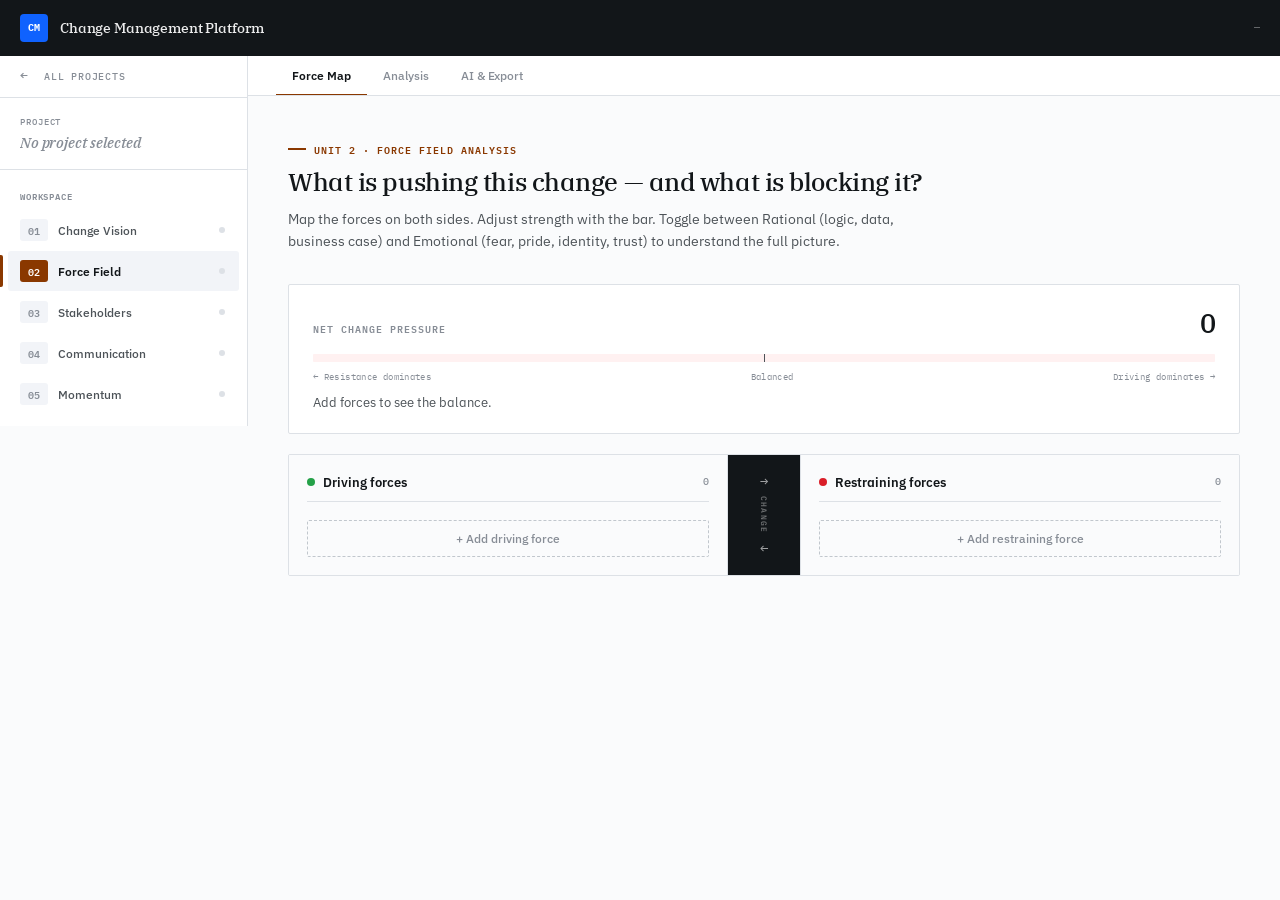
<file: unit2-forces.html>
<!DOCTYPE html>
<html lang="en">
<head>
<meta charset="UTF-8">
<meta name="viewport" content="width=device-width, initial-scale=1.0">
<title>Unit 2 · Force Field Analysis</title>
<link rel="stylesheet" href="cmt-shell.css">
<style>
:root { --unit-accent: var(--u2); }

/* Net pressure bar */
.net-wrap {
  background: var(--surface);
  border: 1px solid var(--rule);
  border-radius: 2px;
  padding: 20px 24px;
  margin-bottom: 20px;
}
.net-head {
  display: flex;
  align-items: baseline;
  justify-content: space-between;
  margin-bottom: 14px;
}
.net-title {
  font-family: var(--mono);
  font-size: 0.66rem;
  font-weight: 600;
  letter-spacing: 0.1em;
  text-transform: uppercase;
  color: var(--muted);
}
.net-score {
  font-family: var(--serif);
  font-size: 1.8rem;
  font-weight: 500;
  color: var(--ink);
  letter-spacing: -0.02em;
}
.net-score.positive { color: var(--ok); }
.net-score.negative { color: var(--danger); }
.net-bar-track {
  height: 8px;
  background: var(--danger-lt);
  border-radius: 1px;
  position: relative;
  margin-bottom: 8px;
  overflow: hidden;
}
.net-bar-fill {
  height: 100%;
  background: var(--ok);
  transition: width 400ms cubic-bezier(.2,0,.38,.9);
}
.net-bar-center {
  position: absolute;
  left: 50%; top: -3px; bottom: -3px;
  width: 1px;
  background: var(--g-70);
}
.net-labels {
  display: flex;
  justify-content: space-between;
  font-family: var(--mono);
  font-size: 0.62rem;
  color: var(--muted);
  letter-spacing: 0.04em;
  margin-bottom: 10px;
}
.net-interp {
  font-size: 0.85rem;
  color: var(--body);
  line-height: 1.55;
  max-width: 620px;
}

/* Force field columns */
.ff-diagram {
  display: grid;
  grid-template-columns: 1fr 72px 1fr;
  gap: 0;
  background: var(--surface);
  border: 1px solid var(--rule);
  border-radius: 2px;
  overflow: hidden;
}
.ff-col { padding: 18px 18px; display: flex; flex-direction: column; }
.ff-col.driving   { background: var(--g-05); border-right: 1px solid var(--rule); }
.ff-col.resisting { background: var(--g-05); border-left: 1px solid var(--rule); }
.ff-center {
  background: var(--g-100);
  display: flex;
  flex-direction: column;
  align-items: center;
  justify-content: center;
  gap: 6px;
  color: rgba(255,255,255,0.8);
  font-family: var(--mono);
}
.ff-center-label {
  font-size: 0.56rem;
  font-weight: 600;
  letter-spacing: 0.14em;
  text-transform: uppercase;
  color: rgba(255,255,255,0.38);
  writing-mode: vertical-rl;
  text-orientation: mixed;
}
.ff-arrow {
  font-size: 0.9rem;
  color: rgba(255,255,255,0.6);
}
.ff-col-head {
  display: flex;
  align-items: center;
  justify-content: space-between;
  margin-bottom: 14px;
  padding-bottom: 10px;
  border-bottom: 1px solid var(--rule);
}
.ff-col-title {
  font-size: 0.88rem;
  font-weight: 600;
  color: var(--ink);
  display: flex;
  align-items: center;
  gap: 8px;
}
.ff-col-dot {
  width: 8px; height: 8px;
  border-radius: 50%;
  flex-shrink: 0;
}
.ff-col.driving   .ff-col-dot { background: var(--ok); }
.ff-col.resisting .ff-col-dot { background: var(--danger); }
.ff-col-count {
  font-family: var(--mono);
  font-size: 0.68rem;
  font-weight: 500;
  color: var(--muted);
}

/* Force item */
.force-item {
  background: var(--surface);
  border: 1px solid var(--rule);
  border-radius: 2px;
  padding: 10px 12px;
  margin-bottom: 8px;
  transition: border-color var(--t-fast);
}
.force-item:hover { border-color: var(--g-30); }
.force-item-top {
  display: flex;
  align-items: center;
  gap: 8px;
  margin-bottom: 8px;
}
.force-label-input {
  flex: 1;
  font-family: var(--sans);
  font-size: 0.85rem;
  font-weight: 500;
  color: var(--ink);
  border: none;
  background: transparent;
  outline: none;
  min-width: 0;
  padding: 2px 0;
}
.force-label-input::placeholder { color: var(--muted); font-weight: 400; }
.force-type-chip {
  font-family: var(--mono);
  font-size: 0.58rem;
  font-weight: 600;
  letter-spacing: 0.08em;
  padding: 3px 6px;
  border-radius: 2px;
  cursor: pointer;
  text-transform: uppercase;
  flex-shrink: 0;
  border: none;
  transition: background var(--t-fast);
}
.chip-rational  { background: var(--accent-lt); color: var(--accent); }
.chip-emotional { background: var(--u3-lt);     color: var(--u3); }
.force-remove {
  background: none;
  border: none;
  cursor: pointer;
  color: var(--muted);
  font-size: 1rem;
  line-height: 1;
  padding: 2px 4px;
  flex-shrink: 0;
  transition: color var(--t-fast);
}
.force-remove:hover { color: var(--danger); }
.strength-wrap { display: flex; align-items: center; gap: 10px; }
.strength-bar-track {
  flex: 1;
  height: 4px;
  background: var(--g-10);
  border-radius: 2px;
  cursor: pointer;
}
.strength-bar-fill {
  height: 100%;
  border-radius: 2px;
  transition: width var(--t-fast);
}
.driving   .strength-bar-fill { background: var(--ok); }
.resisting .strength-bar-fill { background: var(--danger); }
.strength-val {
  font-family: var(--mono);
  font-size: 0.7rem;
  font-weight: 600;
  color: var(--muted);
  min-width: 16px;
  text-align: right;
}

.add-force-btn {
  display: flex;
  align-items: center;
  justify-content: center;
  gap: 6px;
  width: 100%;
  padding: 10px;
  margin-top: 4px;
  background: transparent;
  border: 1px dashed var(--g-30);
  border-radius: 2px;
  font-family: var(--sans);
  font-size: 0.78rem;
  font-weight: 500;
  color: var(--muted);
  cursor: pointer;
  transition: all var(--t-fast);
}
.add-force-btn:hover { border-color: var(--accent); color: var(--accent); background: var(--accent-lt); }

/* Analysis tab */
.analysis-grid {
  display: grid;
  grid-template-columns: 1fr 1fr;
  gap: 12px;
  margin-bottom: 24px;
}
.analysis-card {
  background: var(--surface);
  border: 1px solid var(--rule);
  padding: 16px 18px;
  border-radius: 2px;
}
.analysis-card-title {
  font-family: var(--mono);
  font-size: 0.66rem;
  font-weight: 600;
  letter-spacing: 0.1em;
  text-transform: uppercase;
  color: var(--muted);
  margin-bottom: 10px;
}
.analysis-card-body {
  font-size: 0.84rem;
  color: var(--body);
  line-height: 1.6;
}
.analysis-card-body ul { padding-left: 16px; }
.analysis-card-body li { margin-bottom: 4px; }
.analysis-card-body strong { color: var(--ink); font-weight: 600; }

/* AI */
.ai-mode-grid { display: grid; grid-template-columns: 1fr 1fr; gap: 10px; margin-bottom: 20px; }
.ai-mode-card { background: var(--surface); border: 1px solid var(--rule); padding: 14px 16px; cursor: pointer; transition: all var(--t-fast); border-radius: 2px; }
.ai-mode-card:hover { border-color: var(--g-30); }
.ai-mode-card.active { border-color: var(--accent); box-shadow: inset 0 0 0 1px var(--accent); background: var(--accent-lt); }
.ai-mode-title { font-size: 0.88rem; font-weight: 600; color: var(--ink); margin-bottom: 4px; }
.ai-mode-desc { font-size: 0.76rem; color: var(--body); line-height: 1.5; }

.prompt-box { background: var(--surface); border: 1px solid var(--rule); border-radius: 2px; overflow: hidden; }
.prompt-box-head { padding: 12px 18px; background: var(--g-05); border-bottom: 1px solid var(--rule); display: flex; align-items: center; justify-content: space-between; }
.prompt-box-label { font-family: var(--mono); font-size: 0.66rem; font-weight: 500; color: var(--muted); letter-spacing: 0.08em; text-transform: uppercase; }
.prompt-text { font-family: var(--mono); font-size: 0.74rem; color: var(--body); padding: 18px; line-height: 1.7; white-space: pre-wrap; max-height: 360px; overflow-y: auto; }
.prompt-actions { padding: 14px 18px; border-top: 1px solid var(--rule); display: flex; gap: 10px; flex-wrap: wrap; }

@media (max-width: 720px) {
  .ff-diagram { grid-template-columns: 1fr; }
  .ff-center { display: none; }
  .analysis-grid, .ai-mode-grid { grid-template-columns: 1fr; }
}
</style>
</head>
<body>

<header class="topbar">
  <a class="topbar-brand" href="index.html">
    <span class="topbar-mark">CM</span>
    <span class="topbar-title">Change Management Platform</span>
  </a>
  <div class="topbar-center">
    <span class="topbar-project" id="topbar-project"></span>
    <span class="topbar-sep" id="topbar-sep" style="display:none;">·</span>
    <span class="topbar-org" id="topbar-org"></span>
  </div>
  <div class="topbar-right">
    <span class="save-indicator" id="save-indicator">—</span>
  </div>
</header>

<div class="app-layout">
  <div id="cmt-sidebar-mount"></div>

  <div class="unit-main">
    <div class="tabbar">
      <button class="tab-btn active" onclick="switchTab('map',this)">Force Map</button>
      <button class="tab-btn" onclick="switchTab('analysis',this)">Analysis</button>
      <button class="tab-btn" onclick="switchTab('ai',this)">AI &amp; Export</button>
    </div>

    <div class="workspace"><div class="content">

      <div class="pane active" id="pane-map">
        <div class="wrap-wide">
          <div class="pane-head">
            <div class="pane-eyebrow">Unit 2 · Force Field Analysis</div>
            <h1 class="pane-title">What is pushing this change — and what is blocking it?</h1>
            <p class="pane-desc">Map the forces on both sides. Adjust strength with the bar. Toggle between Rational (logic, data, business case) and Emotional (fear, pride, identity, trust) to understand the full picture.</p>
          </div>

          <div id="vision-carry" class="hint-box" style="display:none;">
            <strong>From your vision:</strong> <span id="vision-carry-text"></span>
          </div>

          <div class="net-wrap">
            <div class="net-head">
              <span class="net-title">Net change pressure</span>
              <span class="net-score" id="net-score">0</span>
            </div>
            <div class="net-bar-track">
              <div class="net-bar-fill" id="net-bar-fill" style="width:50%"></div>
              <div class="net-bar-center"></div>
            </div>
            <div class="net-labels">
              <span>← Resistance dominates</span>
              <span>Balanced</span>
              <span>Driving dominates →</span>
            </div>
            <div class="net-interp" id="net-interp">Add forces to see the balance.</div>
          </div>

          <div class="ff-diagram">
            <div class="ff-col driving">
              <div class="ff-col-head">
                <div class="ff-col-title"><span class="ff-col-dot"></span>Driving forces</div>
                <div class="ff-col-count" id="driving-count">0</div>
              </div>
              <div id="driving-list"></div>
              <button class="add-force-btn" onclick="addForce('driving')">+ Add driving force</button>
            </div>
            <div class="ff-center">
              <span class="ff-arrow">→</span>
              <span class="ff-center-label">Change</span>
              <span class="ff-arrow">←</span>
            </div>
            <div class="ff-col resisting">
              <div class="ff-col-head">
                <div class="ff-col-title"><span class="ff-col-dot"></span>Restraining forces</div>
                <div class="ff-col-count" id="resisting-count">0</div>
              </div>
              <div id="resisting-list"></div>
              <button class="add-force-btn" onclick="addForce('resisting')">+ Add restraining force</button>
            </div>
          </div>
        </div>
      </div>

      <div class="pane" id="pane-analysis">
        <div class="wrap">
          <div class="pane-head">
            <div class="pane-eyebrow">Unit 2 · Analysis</div>
            <h1 class="pane-title">What does the force field tell you?</h1>
            <p class="pane-desc">The force field is only useful if you draw conclusions from it. Use this analysis to identify leverage points, hidden dynamics, and strategic priorities.</p>
          </div>
          <div class="analysis-grid" id="analysis-grid"></div>
          <div class="field-group">
            <label class="label">Your analysis — what does this force field tell you?</label>
            <textarea class="field-textarea" id="forces-summary" rows="5" style="min-height:120px;" placeholder="Summarise the key insight. What is the dominant pattern? What are the most important levers? What would you do first?" oninput="autosave()"></textarea>
          </div>
        </div>
      </div>

      <div class="pane" id="pane-ai">
        <div class="wrap">
          <div class="pane-head">
            <div class="pane-eyebrow">Unit 2 · AI &amp; Export</div>
            <h1 class="pane-title">Take your force field to an AI thinking partner</h1>
            <p class="pane-desc">Choose a mode and copy the prompt. Your full force field data is embedded automatically.</p>
          </div>
          <div class="ai-mode-grid">
            <div class="ai-mode-card active" onclick="setMode('diagnose',this)">
              <div class="ai-mode-title">Diagnose the field</div>
              <div class="ai-mode-desc">Analyse the balance, identify hidden dynamics, highlight the most dangerous restraining force.</div>
            </div>
            <div class="ai-mode-card" onclick="setMode('leverage',this)">
              <div class="ai-mode-title">Find leverage points</div>
              <div class="ai-mode-desc">Which forces can be amplified or weakened? What single intervention would shift the balance most?</div>
            </div>
            <div class="ai-mode-card" onclick="setMode('stakeholders',this)">
              <div class="ai-mode-title">Link to stakeholders</div>
              <div class="ai-mode-desc">Which forces are carried by which stakeholder groups? Prepares you for Unit 3.</div>
            </div>
            <div class="ai-mode-card" onclick="setMode('emotional',this)">
              <div class="ai-mode-title">Emotional layer</div>
              <div class="ai-mode-desc">What do the emotional forces reveal about the psychological reality of this change?</div>
            </div>
          </div>
          <div class="prompt-box">
            <div class="prompt-box-head"><span class="prompt-box-label">Generated prompt</span></div>
            <div class="prompt-text" id="prompt-output">Add forces to generate a prompt.</div>
            <div class="prompt-actions">
              <button class="btn btn-inverse" id="btn-copy" onclick="copyPrompt(this)">Copy prompt</button>
              <a class="btn btn-secondary" href="https://claude.ai" target="_blank" onclick="softCopy()">Open Claude ↗</a>
              <a class="btn btn-secondary" href="https://chat.openai.com" target="_blank" onclick="softCopy()">Open ChatGPT ↗</a>
            </div>
          </div>
        </div>
      </div>

    </div></div>
  </div>
</div>

<div class="toast" id="toast"></div>

<script src="cmt-client.js"></script>
<script src="cmt-sidebar.js"></script>
<script>
'use strict';

let projectId = null, activeMode = 'diagnose', saveTimer = null, vision = {};
let data = { driving: [], resisting: [], summary: '' };

function uid() { return Math.random().toString(36).slice(2, 9); }

async function init() {
  const params = new URLSearchParams(window.location.search);
  projectId = params.get('project') || localStorage.getItem('cmt_current_project');

  try {
    const allModules = await CMT.loadAllModules(projectId);
    if (allModules.vision) vision = allModules.vision;
    if (allModules.forces) data = { ...data, ...allModules.forces };
  } catch(e) {
    console.warn('Failed to load from Supabase, using localStorage', e);
    const vRaw = localStorage.getItem('cmt_module_' + projectId + '_vision');
    if (vRaw) { try { vision = JSON.parse(vRaw); } catch(e) {} }
    const saved = localStorage.getItem('cmt_module_' + projectId + '_forces');
    if (saved) { try { data = { ...data, ...JSON.parse(saved) }; } catch(e) {} }
  }

  const vtext = vision.vision_statement || vision.ctx_title;
  if (vtext) {
    document.getElementById('vision-carry-text').textContent = vtext;
    document.getElementById('vision-carry').style.display = 'block';
  }
  if (vision.ctx_title) document.getElementById('topbar-project').textContent = vision.ctx_title;
  if (vision.ctx_org) {
    document.getElementById('topbar-org').textContent = vision.ctx_org;
    document.getElementById('topbar-sep').style.display = 'inline';
  }

  renderForces('driving');
  renderForces('resisting');
  updateNetBar();
  updateAnalysis();
  updatePrompt();
  if (data.summary) document.getElementById('forces-summary').value = data.summary;
}

function addForce(side) {
  data[side].push({ id: uid(), label: '', strength: 3, type: 'rational' });
  renderForces(side);
  const inputs = document.getElementById(side + '-list').querySelectorAll('.force-label-input');
  inputs[inputs.length - 1]?.focus();
  autosave();
}

function renderForces(side) {
  const list = document.getElementById(side + '-list');
  list.innerHTML = data[side].map((f, i) =>
    '<div class="force-item ' + side + '">'
    + '<div class="force-item-top">'
    +   '<input class="force-label-input" value="' + esc(f.label) + '" placeholder="Describe this force…" oninput="updateForceLabel(\'' + side + '\',' + i + ',this.value)">'
    +   '<button class="force-type-chip chip-' + f.type + '" onclick="toggleType(\'' + side + '\',' + i + ')" title="Rational/Emotional">' + (f.type === 'rational' ? 'R' : 'E') + '</button>'
    +   '<button class="force-remove" onclick="removeForce(\'' + side + '\',' + i + ')">×</button>'
    + '</div>'
    + '<div class="strength-wrap">'
    +   '<div class="strength-bar-track ' + side + '" onclick="setStrengthClick(\'' + side + '\',' + i + ',event)">'
    +     '<div class="strength-bar-fill" style="width:' + (f.strength * 20) + '%"></div>'
    +   '</div>'
    +   '<span class="strength-val">' + f.strength + '</span>'
    + '</div>'
    + '</div>'
  ).join('');
  document.getElementById(side + '-count').textContent = data[side].length;
}

function updateForceLabel(side, i, val) { data[side][i].label = val; autosave(); }
function toggleType(side, i) { data[side][i].type = data[side][i].type === 'rational' ? 'emotional' : 'rational'; renderForces(side); autosave(); }
function removeForce(side, i) { data[side].splice(i, 1); renderForces(side); updateNetBar(); updateAnalysis(); autosave(); }
function setStrengthClick(side, i, e) {
  const rect = e.currentTarget.getBoundingClientRect();
  const pct = (e.clientX - rect.left) / rect.width;
  const v = Math.max(1, Math.min(5, Math.round(pct * 5)));
  data[side][i].strength = v;
  renderForces(side); updateNetBar(); updateAnalysis(); autosave();
}

function updateNetBar() {
  const dSum = data.driving.reduce((a, f) => a + f.strength, 0);
  const rSum = data.resisting.reduce((a, f) => a + f.strength, 0);
  const net = dSum - rSum;
  const total = dSum + rSum || 1;
  const pct = Math.round((dSum / total) * 100);

  const scoreEl = document.getElementById('net-score');
  scoreEl.textContent = net > 0 ? '+' + net : String(net);
  scoreEl.className = 'net-score ' + (net > 0 ? 'positive' : net < 0 ? 'negative' : '');
  document.getElementById('net-bar-fill').style.width = pct + '%';

  let interp = '';
  if (!data.driving.length && !data.resisting.length) interp = 'Add forces to see the balance.';
  else if (net > 6)   interp = 'Strong momentum for change. Watch for complacency — even strong driving forces need active management.';
  else if (net > 2)   interp = 'Driving forces outweigh resistance. Maintain momentum while addressing key blockers.';
  else if (net >= -2) interp = 'Forces are roughly balanced. Small interventions in either direction could shift the outcome.';
  else if (net >= -6) interp = 'Resistance is stronger than momentum. Focus on reducing the top restraining forces before pushing harder.';
  else                interp = 'Heavy resistance. This change faces significant headwinds — a different approach or phasing may be needed.';
  document.getElementById('net-interp').textContent = interp;
}

function updateAnalysis() {
  const grid = document.getElementById('analysis-grid');
  if (!grid) return;
  const allForces = [...data.driving, ...data.resisting];
  if (!allForces.length) {
    grid.innerHTML = '<div style="grid-column:span 2;font-size:0.85rem;color:var(--muted);padding:16px 0;">Add forces in the Force Map tab to see analysis.</div>';
    return;
  }
  const topDriving = [...data.driving].sort((a, b) => b.strength - a.strength).slice(0, 3);
  const topResisting = [...data.resisting].sort((a, b) => b.strength - a.strength).slice(0, 3);
  const emotional = allForces.filter(f => f.type === 'emotional');
  const rationalR = data.resisting.filter(f => f.type === 'rational');

  grid.innerHTML =
    '<div class="analysis-card"><div class="analysis-card-title">Strongest driving forces</div><div class="analysis-card-body"><ul>'
    + (topDriving.map(f => '<li><strong>' + esc(f.label || '(unlabelled)') + '</strong> — ' + f.strength + '/5 · ' + f.type + '</li>').join('') || '<li>None added yet</li>')
    + '</ul></div></div>'
    + '<div class="analysis-card"><div class="analysis-card-title">Strongest restraining forces</div><div class="analysis-card-body"><ul>'
    + (topResisting.map(f => '<li><strong>' + esc(f.label || '(unlabelled)') + '</strong> — ' + f.strength + '/5 · ' + f.type + '</li>').join('') || '<li>None added yet</li>')
    + '</ul></div></div>'
    + '<div class="analysis-card"><div class="analysis-card-title">Emotional forces (' + emotional.length + ')</div><div class="analysis-card-body">'
    + (emotional.length
       ? '<ul>' + emotional.map(f => '<li>' + esc(f.label || '(unlabelled)') + ' <span style="color:var(--muted)">(' + f.strength + '/5)</span></li>').join('') + '</ul>'
       : '<span style="color:var(--muted)">No emotional forces tagged yet. Consider — fears, pride, identity concerns?</span>')
    + '</div></div>'
    + '<div class="analysis-card"><div class="analysis-card-title">Rational blockers (' + rationalR.length + ')</div><div class="analysis-card-body">'
    + (rationalR.length
       ? '<ul>' + rationalR.map(f => '<li>' + esc(f.label || '(unlabelled)') + ' <span style="color:var(--muted)">(' + f.strength + '/5)</span></li>').join('') + '</ul>'
       : '<span style="color:var(--muted)">No rational restraining forces yet.</span>')
    + '</div></div>';
}

function switchTab(tab, btn) {
  document.querySelectorAll('.pane').forEach(p => p.classList.remove('active'));
  document.querySelectorAll('.tab-btn').forEach(b => b.classList.remove('active'));
  document.getElementById('pane-' + tab).classList.add('active');
  if (btn) btn.classList.add('active');
  if (tab === 'analysis') updateAnalysis();
  if (tab === 'ai') updatePrompt();
}

function autosave() {
  data.summary = document.getElementById('forces-summary')?.value || '';
  updateNetBar();
  const ind = document.getElementById('save-indicator');
  ind.textContent = 'Saving'; ind.className = 'save-indicator saving';
  clearTimeout(saveTimer);
  saveTimer = setTimeout(async () => {
    try {
      await CMT.saveModule(projectId, 'forces', data);
    } catch(e) {
      console.warn('Supabase save failed, using localStorage fallback', e);
      localStorage.setItem('cmt_module_' + projectId + '_forces', JSON.stringify(data));
    }
    if (window.CMTSidebar) window.CMTSidebar.refresh();
    ind.textContent = 'Saved'; ind.className = 'save-indicator saved';
    setTimeout(() => { ind.textContent = '—'; ind.className = 'save-indicator'; }, 2000);
  }, 800);
}

function setMode(mode, card) {
  activeMode = mode;
  document.querySelectorAll('.ai-mode-card').forEach(c => c.classList.remove('active'));
  card.classList.add('active');
  updatePrompt();
}

function updatePrompt() {
  const dList = data.driving.map(f => '  + ' + (f.label || '(unlabelled)') + ' [' + f.strength + '/5, ' + f.type + ']').join('\n') || '  (none added)';
  const rList = data.resisting.map(f => '  - ' + (f.label || '(unlabelled)') + ' [' + f.strength + '/5, ' + f.type + ']').join('\n') || '  (none added)';
  const dSum = data.driving.reduce((a, f) => a + f.strength, 0);
  const rSum = data.resisting.reduce((a, f) => a + f.strength, 0);
  const net = dSum - rSum;

  const base = 'CHANGE MANAGEMENT CONTEXT — Unit 2: Force Field Analysis\n\n'
    + 'Initiative: ' + (vision.ctx_title || '(not set)') + '\n'
    + 'Organisation: ' + (vision.ctx_org || '(not set)') + '\n'
    + 'Vision: ' + (vision.vision_statement || '(not set)') + '\n\n'
    + 'DRIVING FORCES (total: ' + dSum + '):\n' + dList + '\n\n'
    + 'RESTRAINING FORCES (total: ' + rSum + '):\n' + rList + '\n\n'
    + 'NET PRESSURE: ' + (net > 0 ? '+' : '') + net + ' (' + (net > 0 ? 'driving dominates' : net < 0 ? 'resistance dominates' : 'balanced') + ')\n\n'
    + 'PRACTITIONER ANALYSIS:\n' + (data.summary || '(not completed)');

  const modes = {
    diagnose: base + '\n\nTASK: Act as an experienced change consultant. Analyse this force field:\n1. What is the single most important insight from this force field?\n2. Which restraining force is most dangerous — and why?\n3. Is there a pattern in the emotional vs rational split? What does it reveal?\n4. What does this force field suggest about the readiness for change?',
    leverage: base + '\n\nTASK: Identify leverage points in this force field:\n1. Which driving force, if amplified, would have the biggest positive impact? How?\n2. Which restraining force, if reduced, would most shift the balance? What would reduce it?\n3. Is there a restraining force that could be reframed as a driving force?\n4. What is the one intervention that would change this picture most in the next 30 days?',
    stakeholders: base + '\n\nTASK: Bridge this force field to stakeholder mapping (Unit 3):\n1. For each of the top 3 restraining forces — which stakeholder group is most likely carrying it?\n2. For each of the top 3 driving forces — which stakeholder group could champion it?\n3. What does the emotional force profile suggest about which groups need most attention?\n4. What 4-5 stakeholder groups should be mapped first?',
    emotional: base + '\n\nTASK: Analyse the emotional layer:\n1. What do the emotional forces reveal about the psychological reality of this change for the people involved?\n2. Are the emotional restraining forces more or less dangerous than the rational ones? Why?\n3. What are the underlying fears, losses, or identity threats these emotional forces point to?\n4. What communication or leadership approaches would address the emotional resistance specifically?',
  };
  document.getElementById('prompt-output').textContent = modes[activeMode];
}

function copyPrompt(btn) {
  navigator.clipboard.writeText(document.getElementById('prompt-output').textContent).then(() => {
    const orig = btn.textContent; btn.textContent = 'Copied'; btn.classList.add('copied');
    setTimeout(() => { btn.textContent = orig; btn.classList.remove('copied'); }, 2000);
  });
}
function softCopy() { navigator.clipboard.writeText(document.getElementById('prompt-output').textContent).catch(() => {}); }
function esc(s) { return String(s || '').replace(/&/g,'&amp;').replace(/</g,'&lt;').replace(/>/g,'&gt;').replace(/"/g,'&quot;'); }

(async () => { await init(); })();
</script>
</body>
</html>
</file>
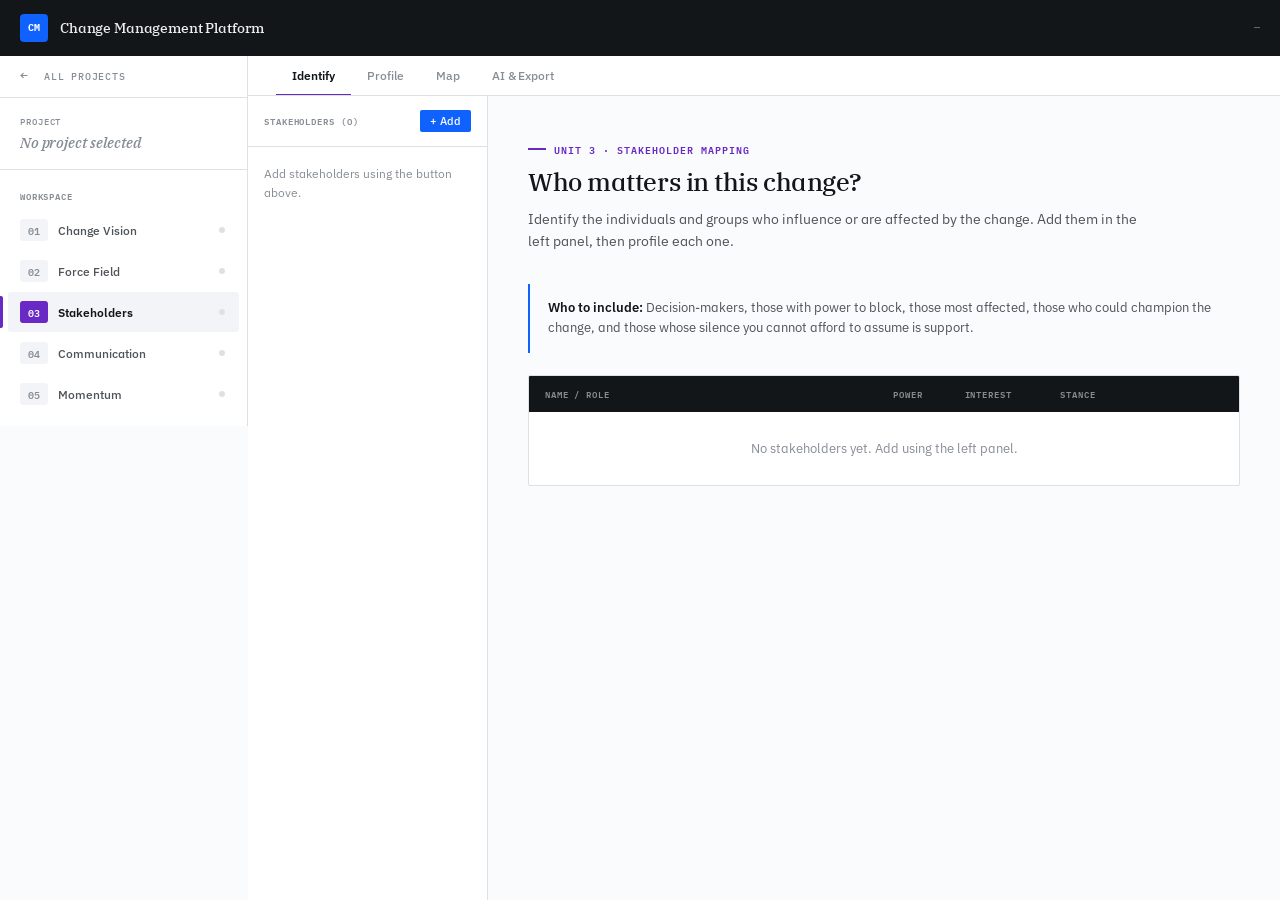
<file: unit3-stakeholders.html>
<!DOCTYPE html>
<html lang="en">
<head>
<meta charset="UTF-8">
<meta name="viewport" content="width=device-width, initial-scale=1.0">
<title>Unit 3 · Stakeholder Mapping</title>
<link rel="stylesheet" href="cmt-shell.css">
<style>
:root { --unit-accent: var(--u3); }

/* Inner stakeholder list sidebar (distinct from the workspace sidebar) */
.workspace.has-inner-sb { display: grid; grid-template-columns: 240px 1fr; }
.inner-sb {
  background: var(--surface);
  border-right: 1px solid var(--rule);
  display: flex;
  flex-direction: column;
  min-height: 0;
}
.inner-sb-head {
  padding: 14px 16px;
  border-bottom: 1px solid var(--rule);
  display: flex;
  align-items: center;
  justify-content: space-between;
  flex-shrink: 0;
}
.inner-sb-label {
  font-family: var(--mono);
  font-size: 0.6rem;
  font-weight: 600;
  letter-spacing: 0.1em;
  text-transform: uppercase;
  color: var(--muted);
}
.btn-add {
  display: inline-flex;
  align-items: center;
  gap: 4px;
  padding: 4px 10px;
  background: var(--accent);
  color: #fff;
  border: none;
  border-radius: 2px;
  font-family: var(--sans);
  font-size: 0.72rem;
  font-weight: 500;
  cursor: pointer;
  transition: background var(--t-fast);
}
.btn-add:hover { background: var(--accent-hv); }
.inner-sb-list { flex: 1; overflow-y: auto; }
.sh-item {
  display: grid;
  grid-template-columns: 28px 1fr 8px;
  align-items: center;
  gap: 10px;
  padding: 10px 16px;
  cursor: pointer;
  border-bottom: 1px solid var(--rule-soft);
  transition: background var(--t-fast);
}
.sh-item:hover { background: var(--g-05); }
.sh-item.active { background: var(--accent-lt); box-shadow: inset 3px 0 0 var(--accent); padding-left: 13px; }
.sh-avatar {
  width: 26px; height: 26px;
  border-radius: 2px;
  display: grid;
  place-items: center;
  font-family: var(--mono);
  font-size: 0.6rem;
  font-weight: 600;
  color: #fff;
  flex-shrink: 0;
}
.sh-info { min-width: 0; }
.sh-name { font-size: 0.82rem; font-weight: 500; color: var(--ink); white-space: nowrap; overflow: hidden; text-overflow: ellipsis; }
.sh-role { font-size: 0.68rem; color: var(--muted); white-space: nowrap; overflow: hidden; text-overflow: ellipsis; }
.sh-dot { width: 7px; height: 7px; border-radius: 50%; flex-shrink: 0; }
.inner-sb-empty {
  padding: 18px 16px;
  font-size: 0.8rem;
  color: var(--muted);
  line-height: 1.55;
}

/* Stakeholder table */
.sh-table {
  background: var(--surface);
  border: 1px solid var(--rule);
  border-radius: 2px;
  overflow: hidden;
}
.sh-table-head {
  display: grid;
  grid-template-columns: 1fr 70px 70px 90px 90px;
  background: var(--g-100);
  padding: 10px 16px;
  gap: 10px;
}
.sh-table-head span {
  font-family: var(--mono);
  font-size: 0.58rem;
  font-weight: 600;
  letter-spacing: 0.1em;
  text-transform: uppercase;
  color: rgba(255,255,255,0.5);
}
.sh-table-head span:nth-child(n+2) { text-align: center; }
.sh-table-row {
  display: grid;
  grid-template-columns: 1fr 70px 70px 90px 90px;
  padding: 12px 16px;
  gap: 10px;
  border-bottom: 1px solid var(--rule-soft);
  align-items: center;
  cursor: pointer;
  transition: background var(--t-fast);
}
.sh-table-row:hover { background: var(--g-05); }
.sh-table-row:last-child { border-bottom: none; }
.sh-table-num {
  text-align: center;
  font-family: var(--mono);
  font-size: 0.78rem;
  font-weight: 600;
  color: var(--ink);
}
.sh-stance-chip {
  font-size: 0.7rem;
  font-weight: 600;
  padding: 3px 8px;
  border-radius: 2px;
  text-align: center;
  display: inline-block;
}

/* Slider */
.slider-row { display: flex; align-items: center; gap: 10px; }
.slider-row input[type=range] { flex: 1; accent-color: var(--accent); }
.slider-val {
  font-family: var(--mono);
  font-size: 0.74rem;
  font-weight: 600;
  color: var(--ink);
  min-width: 20px;
  text-align: right;
}

/* Stance chips */
.stance-chips { display: flex; gap: 6px; flex-wrap: wrap; }
.stance-chip {
  padding: 6px 12px;
  border: 1px solid var(--rule);
  border-radius: 2px;
  font-size: 0.75rem;
  font-weight: 500;
  cursor: pointer;
  background: var(--surface);
  transition: all var(--t-fast);
  color: var(--body);
}
.stance-chip:hover { border-color: var(--accent); color: var(--accent); }
.stance-chip.supporter { background: var(--ok-lt); border-color: var(--ok); color: var(--ok); font-weight: 600; }
.stance-chip.neutral   { background: var(--u2-lt); border-color: var(--u2); color: var(--u2); font-weight: 600; }
.stance-chip.skeptical { background: #fff1e6; border-color: #b85c00; color: #b85c00; font-weight: 600; }
.stance-chip.blocker   { background: var(--danger-lt); border-color: var(--danger); color: var(--danger); font-weight: 600; }

/* Readiness strip */
.readiness-strip { display: flex; gap: 0; border: 1px solid var(--rule); border-radius: 2px; overflow: hidden; }
.readiness-step {
  flex: 1;
  padding: 8px 6px;
  text-align: center;
  font-size: 0.7rem;
  font-weight: 500;
  cursor: pointer;
  transition: all var(--t-fast);
  border-right: 1px solid var(--rule);
  color: var(--muted);
}
.readiness-step:last-child { border-right: none; }
.readiness-step:hover { background: var(--accent-lt); color: var(--accent); }
.readiness-step.active { background: var(--g-100); color: #fff; font-weight: 600; }

/* Map */
.map-canvas-wrap {
  background: var(--surface);
  border: 1px solid var(--rule);
  border-radius: 2px;
  padding: 20px;
  margin-bottom: 12px;
}
.map-canvas {
  width: 100%;
  aspect-ratio: 1.5;
  position: relative;
  background: var(--g-05);
  border: 1px solid var(--rule);
  border-radius: 2px;
}
.map-axis {
  position: absolute;
  font-family: var(--mono);
  font-size: 0.6rem;
  font-weight: 600;
  letter-spacing: 0.1em;
  text-transform: uppercase;
  color: var(--muted);
}
.map-quadrant {
  position: absolute;
  font-size: 0.62rem;
  font-weight: 600;
  letter-spacing: 0.08em;
  text-transform: uppercase;
  color: rgba(0,0,0,0.08);
  pointer-events: none;
}
.map-node {
  position: absolute;
  border-radius: 50%;
  display: grid;
  place-items: center;
  font-family: var(--mono);
  font-size: 0.62rem;
  font-weight: 600;
  color: #fff;
  cursor: pointer;
  transition: transform var(--t-fast), box-shadow var(--t-fast);
  transform: translate(-50%, -50%);
  box-shadow: 0 2px 8px rgba(0,0,0,0.15);
}
.map-node:hover {
  transform: translate(-50%, -50%) scale(1.15);
  box-shadow: 0 4px 14px rgba(0,0,0,0.22);
  z-index: 10;
}
.map-tooltip {
  position: absolute;
  background: var(--g-100);
  color: #fff;
  padding: 10px 12px;
  border-radius: 2px;
  font-size: 0.75rem;
  pointer-events: none;
  z-index: 20;
  display: none;
  max-width: 200px;
  box-shadow: 0 8px 24px rgba(0,0,0,0.25);
  line-height: 1.5;
}
.map-legend { display: flex; gap: 18px; flex-wrap: wrap; padding: 12px 4px 0; }
.map-legend-item {
  display: flex;
  align-items: center;
  gap: 6px;
  font-size: 0.74rem;
  color: var(--muted);
}
.map-legend-dot { width: 10px; height: 10px; border-radius: 50%; }

.no-selection {
  display: flex;
  flex-direction: column;
  align-items: center;
  justify-content: center;
  min-height: 280px;
  color: var(--muted);
  text-align: center;
  gap: 10px;
  padding: 40px 20px;
}
.no-selection-label {
  font-family: var(--mono);
  font-size: 0.68rem;
  font-weight: 500;
  letter-spacing: 0.1em;
  text-transform: uppercase;
}
.no-selection-text { font-size: 0.85rem; line-height: 1.6; max-width: 280px; }

.btn-danger { background: var(--danger-lt); color: var(--danger); border: 1px solid transparent; }
.btn-danger:hover { background: var(--danger); color: #fff; }

/* AI */
.ai-mode-grid { display: grid; grid-template-columns: 1fr 1fr; gap: 10px; margin-bottom: 20px; }
.ai-mode-card { background: var(--surface); border: 1px solid var(--rule); padding: 14px 16px; cursor: pointer; transition: all var(--t-fast); border-radius: 2px; }
.ai-mode-card:hover { border-color: var(--g-30); }
.ai-mode-card.active { border-color: var(--accent); box-shadow: inset 0 0 0 1px var(--accent); background: var(--accent-lt); }
.ai-mode-title { font-size: 0.88rem; font-weight: 600; color: var(--ink); margin-bottom: 4px; }
.ai-mode-desc { font-size: 0.76rem; color: var(--body); line-height: 1.5; }

.prompt-box { background: var(--surface); border: 1px solid var(--rule); border-radius: 2px; overflow: hidden; }
.prompt-box-head { padding: 12px 18px; background: var(--g-05); border-bottom: 1px solid var(--rule); display: flex; align-items: center; justify-content: space-between; }
.prompt-box-label { font-family: var(--mono); font-size: 0.66rem; font-weight: 500; color: var(--muted); letter-spacing: 0.08em; text-transform: uppercase; }
.prompt-text { font-family: var(--mono); font-size: 0.74rem; color: var(--body); padding: 18px; line-height: 1.7; white-space: pre-wrap; max-height: 340px; overflow-y: auto; }
.prompt-actions { padding: 14px 18px; border-top: 1px solid var(--rule); display: flex; gap: 10px; flex-wrap: wrap; }
</style>
</head>
<body>

<header class="topbar">
  <a class="topbar-brand" href="index.html">
    <span class="topbar-mark">CM</span>
    <span class="topbar-title">Change Management Platform</span>
  </a>
  <div class="topbar-center">
    <span class="topbar-project" id="topbar-project"></span>
    <span class="topbar-sep" id="topbar-sep" style="display:none;">·</span>
    <span class="topbar-org" id="topbar-org"></span>
  </div>
  <div class="topbar-right">
    <span class="save-indicator" id="save-indicator">—</span>
  </div>
</header>

<div class="app-layout">
  <div id="cmt-sidebar-mount"></div>

  <div class="unit-main">
    <div class="tabbar">
      <button class="tab-btn active" onclick="switchTab('identify',this)">Identify</button>
      <button class="tab-btn" onclick="switchTab('profile',this)">Profile</button>
      <button class="tab-btn" onclick="switchTab('map',this)">Map</button>
      <button class="tab-btn" onclick="switchTab('ai',this)">AI &amp; Export</button>
    </div>

    <div class="workspace has-inner-sb">
      <!-- Inner stakeholder list -->
      <div class="inner-sb">
        <div class="inner-sb-head">
          <span class="inner-sb-label">Stakeholders (<span id="sh-count">0</span>)</span>
          <button class="btn-add" onclick="addStakeholder()">+ Add</button>
        </div>
        <div class="inner-sb-list" id="inner-sb-list">
          <div class="inner-sb-empty">Add stakeholders using the button above.</div>
        </div>
      </div>

      <div class="content">

        <div class="pane active" id="pane-identify">
          <div class="wrap">
            <div class="pane-head">
              <div class="pane-eyebrow">Unit 3 · Stakeholder Mapping</div>
              <h1 class="pane-title">Who matters in this change?</h1>
              <p class="pane-desc">Identify the individuals and groups who influence or are affected by the change. Add them in the left panel, then profile each one.</p>
            </div>

            <div id="forces-carry" class="hint-box purple" style="display:none;">
              <strong>From your force field:</strong> <span id="forces-carry-text"></span>
            </div>

            <div class="hint-box">
              <strong>Who to include:</strong> Decision-makers, those with power to block, those most affected, those who could champion the change, and those whose silence you cannot afford to assume is support.
            </div>

            <div class="sh-table">
              <div class="sh-table-head">
                <span>Name / Role</span><span>Power</span><span>Interest</span><span>Stance</span><span></span>
              </div>
              <div id="sh-table-body">
                <div style="padding:28px;text-align:center;color:var(--muted);font-size:0.85rem;">No stakeholders yet. Add using the left panel.</div>
              </div>
            </div>
          </div>
        </div>

        <div class="pane" id="pane-profile">
          <div class="wrap">
            <div class="pane-head">
              <div class="pane-eyebrow">Unit 3 · Profile</div>
              <h1 class="pane-title">Understand each stakeholder</h1>
              <p class="pane-desc">Select a stakeholder from the left panel to profile them. The richer your understanding, the more targeted your communication and actions will be.</p>
            </div>
            <div id="profile-panel">
              <div class="no-selection">
                <div class="no-selection-label">No selection</div>
                <div class="no-selection-text">Select a stakeholder from the left panel to view and edit their profile.</div>
              </div>
            </div>
          </div>
        </div>

        <div class="pane" id="pane-map">
          <div class="wrap-wide">
            <div class="pane-head">
              <div class="pane-eyebrow">Unit 3 · Power / Interest Map</div>
              <h1 class="pane-title">See who sits where</h1>
              <p class="pane-desc">Nodes are positioned by power (vertical) and interest (horizontal). Colour shows stance. Hover to see details.</p>
            </div>
            <div class="map-canvas-wrap">
              <div class="map-canvas" id="map-canvas">
                <div class="map-axis" style="bottom:8px;left:50%;transform:translateX(-50%);">Interest →</div>
                <div class="map-axis" style="left:8px;top:50%;transform:translateY(-50%) rotate(-90deg);">Power</div>
                <div class="map-quadrant" style="top:10%;right:10%;">Manage closely</div>
                <div class="map-quadrant" style="top:10%;left:10%;">Keep satisfied</div>
                <div class="map-quadrant" style="bottom:10%;right:10%;">Keep informed</div>
                <div class="map-quadrant" style="bottom:10%;left:10%;">Monitor</div>
                <div class="map-tooltip" id="map-tooltip"></div>
              </div>
              <div class="map-legend">
                <span class="map-legend-item"><span class="map-legend-dot" style="background:var(--ok)"></span>Supporter</span>
                <span class="map-legend-item"><span class="map-legend-dot" style="background:var(--u2)"></span>Neutral</span>
                <span class="map-legend-item"><span class="map-legend-dot" style="background:#b85c00"></span>Skeptical</span>
                <span class="map-legend-item"><span class="map-legend-dot" style="background:var(--danger)"></span>Blocker</span>
              </div>
            </div>
          </div>
        </div>

        <div class="pane" id="pane-ai">
          <div class="wrap">
            <div class="pane-head">
              <div class="pane-eyebrow">Unit 3 · AI &amp; Export</div>
              <h1 class="pane-title">Take your stakeholder map to an AI thinking partner</h1>
              <p class="pane-desc">All stakeholder data is embedded. Choose a mode and copy the prompt.</p>
            </div>
            <div class="ai-mode-grid">
              <div class="ai-mode-card active" onclick="setMode('prioritise',this)">
                <div class="ai-mode-title">Prioritise engagement</div>
                <div class="ai-mode-desc">Which stakeholders need most attention? In what order should you engage them?</div>
              </div>
              <div class="ai-mode-card" onclick="setMode('blockers',this)">
                <div class="ai-mode-title">Address blockers</div>
                <div class="ai-mode-desc">For each skeptic or blocker, what is the underlying concern and how should you approach them?</div>
              </div>
              <div class="ai-mode-card" onclick="setMode('champions',this)">
                <div class="ai-mode-title">Build a coalition</div>
                <div class="ai-mode-desc">Who are your best potential champions and how could they influence others?</div>
              </div>
              <div class="ai-mode-card" onclick="setMode('comms',this)">
                <div class="ai-mode-title">Communication bridge</div>
                <div class="ai-mode-desc">Translate each stakeholder into an audience for Unit 4.</div>
              </div>
            </div>
            <div class="prompt-box">
              <div class="prompt-box-head"><span class="prompt-box-label">Generated prompt</span></div>
              <div class="prompt-text" id="prompt-output">Add stakeholders to generate a prompt.</div>
              <div class="prompt-actions">
                <button class="btn btn-inverse" id="btn-copy" onclick="copyPrompt(this)">Copy prompt</button>
                <a class="btn btn-secondary" href="https://claude.ai" target="_blank" onclick="softCopy()">Open Claude ↗</a>
                <a class="btn btn-secondary" href="https://chat.openai.com" target="_blank" onclick="softCopy()">Open ChatGPT ↗</a>
              </div>
            </div>
          </div>
        </div>

      </div>
    </div>
  </div>
</div>

<div class="toast" id="toast"></div>

<script src="cmt-client.js"></script>
<script src="cmt-sidebar.js"></script>
<script>
'use strict';

let projectId = null, selected = null, activeMode = 'prioritise', saveTimer = null;
let vision = {}, forces = {};

const STANCE_COLORS = { supporter:'#24a148', neutral:'#8a3800', skeptical:'#b85c00', blocker:'#da1e28', '':'#878d96' };
const READINESS = ['Unaware','Aware','Experimenting','Using','Advocating'];

let data = { stakeholders: [] };

function uid() { return Math.random().toString(36).slice(2, 9); }

async function init() {
  const params = new URLSearchParams(window.location.search);
  projectId = params.get('project') || localStorage.getItem('cmt_current_project');

  try {
    const allModules = await CMT.loadAllModules(projectId);
    if (allModules.vision) vision = allModules.vision;
    if (allModules.forces) forces = allModules.forces;
    if (allModules.stakeholders) data = allModules.stakeholders;
  } catch(e) {
    console.warn('Failed to load from Supabase, using localStorage', e);
    const vRaw = localStorage.getItem('cmt_module_' + projectId + '_vision');
    if (vRaw) { try { vision = JSON.parse(vRaw); } catch(e) {} }
    const fRaw = localStorage.getItem('cmt_module_' + projectId + '_forces');
    if (fRaw) { try { forces = JSON.parse(fRaw); } catch(e) {} }
    const saved = localStorage.getItem('cmt_module_' + projectId + '_stakeholders');
    if (saved) { try { data = JSON.parse(saved); } catch(e) {} }
  }

  if (vision.ctx_title) document.getElementById('topbar-project').textContent = vision.ctx_title;
  if (vision.ctx_org) {
    document.getElementById('topbar-org').textContent = vision.ctx_org;
    document.getElementById('topbar-sep').style.display = 'inline';
  }

  const topRes = (forces.resisting || []).sort((a, b) => b.strength - a.strength).slice(0, 3).map(f => f.label).filter(Boolean);
  if (topRes.length) {
    document.getElementById('forces-carry-text').textContent = 'Top restraining forces: ' + topRes.join(' · ');
    document.getElementById('forces-carry').style.display = 'block';
  }

  renderInnerSidebar();
  renderTable();
}

function addStakeholder() {
  const sh = {
    id: uid(), name: 'New stakeholder', role: '', group: '',
    power: 3, interest: 3, stance: '', readiness: 0,
    motivations: '', concerns: '', needs: '', notes: '', influence: 'medium',
  };
  data.stakeholders.push(sh);
  selected = sh.id;
  renderInnerSidebar();
  renderTable();
  switchTab('profile', document.querySelectorAll('.tab-btn')[1]);
  renderProfile();
  autosave();
  setTimeout(() => document.getElementById('sh-name')?.focus(), 50);
}

function deleteStakeholder(id) {
  data.stakeholders = data.stakeholders.filter(s => s.id !== id);
  if (selected === id) selected = data.stakeholders[0]?.id || null;
  renderInnerSidebar(); renderTable(); renderProfile(); renderMap(); autosave();
}

function selectStakeholder(id) {
  selected = id;
  renderInnerSidebar();
  switchTab('profile', document.querySelectorAll('.tab-btn')[1]);
  renderProfile();
}

function renderInnerSidebar() {
  document.getElementById('sh-count').textContent = data.stakeholders.length;
  const list = document.getElementById('inner-sb-list');
  if (!data.stakeholders.length) {
    list.innerHTML = '<div class="inner-sb-empty">Add stakeholders using the button above.</div>';
    return;
  }
  list.innerHTML = data.stakeholders.map(s => {
    const initials = (s.name || '?').split(' ').map(w => w[0]).join('').substring(0, 2).toUpperCase();
    const color = STANCE_COLORS[s.stance] || '#878d96';
    return '<div class="sh-item' + (selected === s.id ? ' active' : '') + '" onclick="selectStakeholder(\'' + s.id + '\')">'
      + '<div class="sh-avatar" style="background:' + color + '">' + initials + '</div>'
      + '<div class="sh-info">'
      +   '<div class="sh-name">' + esc(s.name || 'Unnamed') + '</div>'
      +   '<div class="sh-role">' + esc(s.role || s.group || '—') + '</div>'
      + '</div>'
      + '<div class="sh-dot" style="background:' + color + '"></div>'
      + '</div>';
  }).join('');
}

function renderTable() {
  const body = document.getElementById('sh-table-body');
  if (!data.stakeholders.length) {
    body.innerHTML = '<div style="padding:28px;text-align:center;color:var(--muted);font-size:0.85rem;">No stakeholders yet. Add using the left panel.</div>';
    return;
  }
  body.innerHTML = data.stakeholders.map(s => {
    const color = STANCE_COLORS[s.stance] || '#878d96';
    const stanceLabel = s.stance ? s.stance[0].toUpperCase() + s.stance.slice(1) : '—';
    return '<div class="sh-table-row" onclick="selectStakeholder(\'' + s.id + '\')">'
      + '<div>'
      +   '<div style="font-size:0.86rem;font-weight:500;color:var(--ink);">' + esc(s.name || 'Unnamed') + '</div>'
      +   '<div style="font-size:0.72rem;color:var(--muted);">' + esc(s.role || '—') + '</div>'
      + '</div>'
      + '<div class="sh-table-num">' + s.power + '/5</div>'
      + '<div class="sh-table-num">' + s.interest + '/5</div>'
      + '<div style="text-align:center;"><span class="sh-stance-chip" style="background:' + color + '1a;color:' + color + ';">' + stanceLabel + '</span></div>'
      + '<div style="text-align:center;"><button class="btn btn-sm btn-danger" onclick="event.stopPropagation();deleteStakeholder(\'' + s.id + '\')">Remove</button></div>'
      + '</div>';
  }).join('');
}

function renderProfile() {
  const panel = document.getElementById('profile-panel');
  if (!selected) {
    panel.innerHTML = '<div class="no-selection"><div class="no-selection-label">No selection</div><div class="no-selection-text">Select a stakeholder from the left panel to view and edit their profile.</div></div>';
    return;
  }
  const sh = data.stakeholders.find(s => s.id === selected);
  if (!sh) return;
  const stanceChips = ['supporter','neutral','skeptical','blocker'].map(st =>
    '<div class="stance-chip' + (sh.stance === st ? ' ' + st : '') + '" onclick="setStance(\'' + sh.id + '\',\'' + st + '\')">' + st[0].toUpperCase() + st.slice(1) + '</div>'
  ).join('');
  const readinessSteps = READINESS.map((r, i) =>
    '<div class="readiness-step' + (sh.readiness === i ? ' active' : '') + '" onclick="setReadiness(\'' + sh.id + '\',' + i + ')">' + r + '</div>'
  ).join('');

  panel.innerHTML =
    '<div style="display:flex;align-items:center;justify-content:space-between;margin-bottom:20px;flex-wrap:wrap;gap:8px;">'
    +   '<div style="font-family:var(--serif);font-size:1.3rem;font-weight:500;color:var(--ink);letter-spacing:-0.01em;">' + esc(sh.name || 'Unnamed stakeholder') + '</div>'
    +   '<button class="btn btn-sm btn-danger" onclick="deleteStakeholder(\'' + sh.id + '\')">Remove</button>'
    + '</div>'
    + '<div class="grid-2">'
    +   '<div class="field-group"><label class="label">Name</label><input class="field-input" id="sh-name" value="' + esc(sh.name) + '" placeholder="Full name or group name" oninput="updateField(\'' + sh.id + '\',\'name\',this.value)"></div>'
    +   '<div class="field-group"><label class="label">Role / title</label><input class="field-input" value="' + esc(sh.role) + '" placeholder="e.g. Head of Finance" oninput="updateField(\'' + sh.id + '\',\'role\',this.value)"></div>'
    +   '<div class="field-group"><label class="label">Group</label><input class="field-input" value="' + esc(sh.group) + '" placeholder="e.g. Leadership, End users, IT" oninput="updateField(\'' + sh.id + '\',\'group\',this.value)"></div>'
    +   '<div class="field-group"><label class="label">Influence level</label><select class="field-select" onchange="updateField(\'' + sh.id + '\',\'influence\',this.value)">'
    +     '<option' + (sh.influence === 'low' ? ' selected' : '') + '>low</option>'
    +     '<option' + (sh.influence === 'medium' ? ' selected' : '') + '>medium</option>'
    +     '<option' + (sh.influence === 'high' ? ' selected' : '') + '>high</option>'
    +   '</select></div>'
    + '</div>'
    + '<div class="field-group"><label class="label">Stance toward change</label><div class="stance-chips">' + stanceChips + '</div></div>'
    + '<div class="field-group"><label class="label">Adoption readiness</label><div class="readiness-strip">' + readinessSteps + '</div></div>'
    + '<div class="grid-2" style="margin-top:8px;">'
    +   '<div class="field-group"><label class="label">Power (1–5)</label><div class="slider-row"><input type="range" min="1" max="5" value="' + sh.power + '" oninput="updateField(\'' + sh.id + '\',\'power\',+this.value);this.nextElementSibling.textContent=this.value;renderMap();"><span class="slider-val">' + sh.power + '</span></div></div>'
    +   '<div class="field-group"><label class="label">Interest (1–5)</label><div class="slider-row"><input type="range" min="1" max="5" value="' + sh.interest + '" oninput="updateField(\'' + sh.id + '\',\'interest\',+this.value);this.nextElementSibling.textContent=this.value;renderMap();"><span class="slider-val">' + sh.interest + '</span></div></div>'
    + '</div>'
    + '<div class="divider"></div>'
    + '<div class="grid-2">'
    +   '<div class="field-group"><label class="label">Motivations — what do they care about?</label><textarea class="field-textarea" placeholder="What drives them? What do they want from this change — or from stopping it?" oninput="updateField(\'' + sh.id + '\',\'motivations\',this.value)">' + esc(sh.motivations) + '</textarea></div>'
    +   '<div class="field-group"><label class="label">Concerns &amp; fears</label><textarea class="field-textarea" placeholder="What are they worried about? What might they lose?" oninput="updateField(\'' + sh.id + '\',\'concerns\',this.value)">' + esc(sh.concerns) + '</textarea></div>'
    +   '<div class="field-group"><label class="label">What do they need from us?</label><textarea class="field-textarea" placeholder="Information, reassurance, involvement, recognition?" oninput="updateField(\'' + sh.id + '\',\'needs\',this.value)">' + esc(sh.needs) + '</textarea></div>'
    +   '<div class="field-group"><label class="label">Notes</label><textarea class="field-textarea" placeholder="Anything else important about this stakeholder or how to approach them" oninput="updateField(\'' + sh.id + '\',\'notes\',this.value)">' + esc(sh.notes) + '</textarea></div>'
    + '</div>';
}

function updateField(id, field, val) {
  const sh = data.stakeholders.find(s => s.id === id);
  if (!sh) return;
  sh[field] = val;
  if (field === 'name' || field === 'stance') { renderInnerSidebar(); renderTable(); }
  autosave();
}
function setStance(id, stance) { updateField(id, 'stance', stance); renderProfile(); renderInnerSidebar(); renderTable(); }
function setReadiness(id, i) { updateField(id, 'readiness', i); renderProfile(); }

function renderMap() {
  const canvas = document.getElementById('map-canvas');
  if (!canvas) return;
  canvas.querySelectorAll('.map-node').forEach(n => n.remove());
  const tooltip = document.getElementById('map-tooltip');

  data.stakeholders.forEach(s => {
    const xPct = ((s.interest - 1) / 4) * 80 + 10;
    const yPct = (1 - (s.power - 1) / 4) * 80 + 10;
    const color = STANCE_COLORS[s.stance] || '#878d96';
    const initials = (s.name || '?').split(' ').map(w => w[0]).join('').substring(0, 2).toUpperCase();
    const size = 30 + (s.influence === 'high' ? 8 : s.influence === 'low' ? -4 : 0);

    const node = document.createElement('div');
    node.className = 'map-node';
    node.style.cssText = 'left:' + xPct + '%;top:' + yPct + '%;width:' + size + 'px;height:' + size + 'px;background:' + color + ';font-size:' + (size > 32 ? '0.64rem' : '0.56rem') + ';';
    node.textContent = initials;
    node.addEventListener('mouseenter', () => {
      tooltip.style.display = 'block';
      tooltip.style.left = (xPct + 4) + '%';
      tooltip.style.top = (yPct + 4) + '%';
      tooltip.innerHTML = '<strong>' + esc(s.name) + '</strong><br>' + esc(s.role || s.group || '') + '<br>Power ' + s.power + ' · Interest ' + s.interest + '<br>' + (s.stance || 'stance unknown');
    });
    node.addEventListener('mouseleave', () => { tooltip.style.display = 'none'; });
    node.addEventListener('click', () => { selectStakeholder(s.id); switchTab('profile', document.querySelectorAll('.tab-btn')[1]); });
    canvas.appendChild(node);
  });
}

function switchTab(tab, btn) {
  document.querySelectorAll('.pane').forEach(p => p.classList.remove('active'));
  document.querySelectorAll('.tab-btn').forEach(b => b.classList.remove('active'));
  document.getElementById('pane-' + tab).classList.add('active');
  if (btn) btn.classList.add('active');
  if (tab === 'profile') renderProfile();
  if (tab === 'map') renderMap();
  if (tab === 'ai') updatePrompt();
}

function autosave() {
  const ind = document.getElementById('save-indicator');
  ind.textContent = 'Saving'; ind.className = 'save-indicator saving';
  clearTimeout(saveTimer);
  saveTimer = setTimeout(async () => {
    try {
      await CMT.saveModule(projectId, 'stakeholders', data);
    } catch(e) {
      console.warn('Supabase save failed, using localStorage fallback', e);
      localStorage.setItem('cmt_module_' + projectId + '_stakeholders', JSON.stringify(data));
    }
    if (window.CMTSidebar) window.CMTSidebar.refresh();
    ind.textContent = 'Saved'; ind.className = 'save-indicator saved';
    setTimeout(() => { ind.textContent = '—'; ind.className = 'save-indicator'; }, 2000);
  }, 800);
}

function setMode(mode, card) {
  activeMode = mode;
  document.querySelectorAll('.ai-mode-card').forEach(c => c.classList.remove('active'));
  card.classList.add('active');
  updatePrompt();
}

function updatePrompt() {
  const shList = data.stakeholders.map(s =>
    '  ' + (s.name || 'Unnamed') + ' (' + (s.role || s.group || '—') + ') — Power ' + s.power + '/5, Interest ' + s.interest + '/5, Stance: ' + (s.stance || 'unknown') + ', Readiness: ' + (READINESS[s.readiness] || 'unknown') + '\n'
    + '    Motivations: ' + (s.motivations || 'not specified') + '\n'
    + '    Concerns: ' + (s.concerns || 'not specified') + '\n'
    + '    Needs: ' + (s.needs || 'not specified')
  ).join('\n\n') || '  (no stakeholders added yet)';

  const base = 'CHANGE MANAGEMENT CONTEXT — Unit 3: Stakeholder Mapping\n\n'
    + 'Initiative: ' + (vision.ctx_title || '(not set)') + '\n'
    + 'Organisation: ' + (vision.ctx_org || '(not set)') + '\n'
    + 'Vision: ' + (vision.vision_statement || '(not set)') + '\n\n'
    + 'STAKEHOLDERS (' + data.stakeholders.length + '):\n' + shList;

  const modes = {
    prioritise: base + '\n\nTASK: Act as a change management consultant. Prioritise stakeholder engagement:\n1. Which 3 stakeholders need the most urgent attention and why?\n2. In what sequence should engagement happen — who must be moved before others can be influenced?\n3. Are there any stakeholders whose position is likely to influence others significantly?\n4. What is the biggest engagement risk if someone is neglected?',
    blockers: base + '\n\nTASK: Focus on the skeptics and blockers:\n1. For each skeptic or blocker, what is the likely underlying concern driving their resistance?\n2. Is their resistance rational, emotional, or political?\n3. What is the most effective approach for each — direct conversation, co-creation, peer influence, or something else?\n4. Which blocker, if moved to neutral, would most change the overall dynamic?',
    champions: base + '\n\nTASK: Identify coalition-building opportunities:\n1. Who are the strongest potential champions, and why would people listen to them?\n2. How could each champion influence a specific skeptic or resistant group?\n3. What would each champion need to feel confident in their advocacy role?\n4. Suggest a simple coalition-building sequence: who activates whom?',
    comms: base + '\n\nTASK: Translate this stakeholder map into a communication design brief for Unit 4. For each stakeholder (or group of similar stakeholders), define:\n- KNOW: What is the one thing they must understand after our first communication?\n- FEEL: What emotional shift do we need to create?\n- DO: What specific action or behaviour change do we want from them?\n- TONE: What communication approach will land with this audience?',
  };
  document.getElementById('prompt-output').textContent = modes[activeMode];
}

function copyPrompt(btn) {
  navigator.clipboard.writeText(document.getElementById('prompt-output').textContent).then(() => {
    const orig = btn.textContent; btn.textContent = 'Copied'; btn.classList.add('copied');
    setTimeout(() => { btn.textContent = orig; btn.classList.remove('copied'); }, 2000);
  });
}
function softCopy() { navigator.clipboard.writeText(document.getElementById('prompt-output').textContent).catch(() => {}); }
function esc(s) { return String(s || '').replace(/&/g,'&amp;').replace(/</g,'&lt;').replace(/>/g,'&gt;').replace(/"/g,'&quot;'); }

(async () => { await init(); })();
</script>
</body>
</html>
</file>
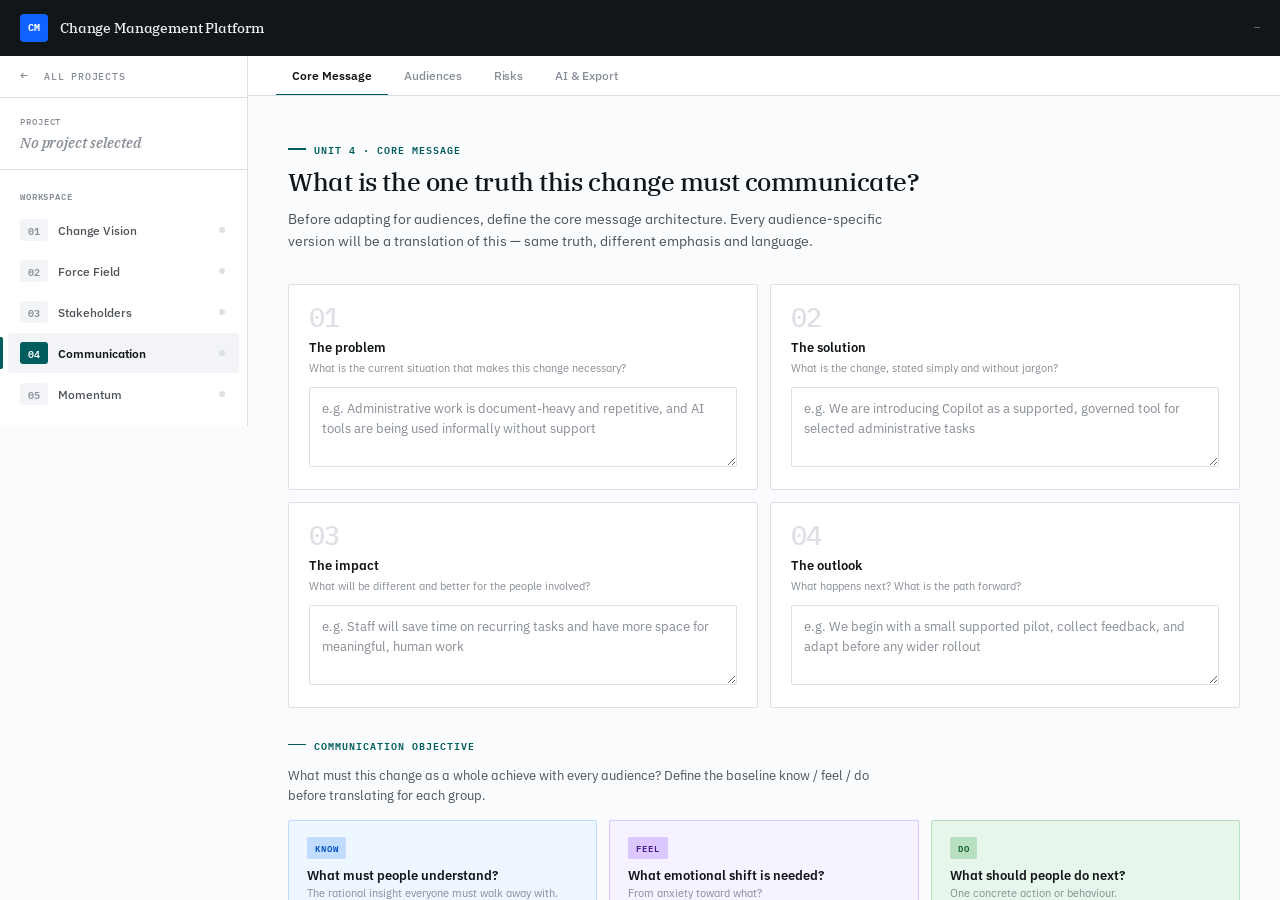
<file: unit4-communication.html>
<!DOCTYPE html>
<html lang="en">
<head>
<meta charset="UTF-8">
<meta name="viewport" content="width=device-width, initial-scale=1.0">
<title>Unit 4 · Communicate with Impact</title>
<link rel="stylesheet" href="cmt-shell.css">
<style>
:root { --unit-accent: var(--u4); }

/* Core message blocks */
.core-grid {
  display: grid;
  grid-template-columns: 1fr 1fr;
  gap: 12px;
  margin-bottom: 28px;
}
.core-block {
  background: var(--surface);
  border: 1px solid var(--rule);
  padding: 18px 20px;
  border-radius: 2px;
}
.core-block-num {
  font-family: var(--mono);
  font-size: 1.8rem;
  font-weight: 500;
  color: var(--rule);
  line-height: 1;
  margin-bottom: 8px;
  letter-spacing: -0.02em;
}
.core-block-title {
  font-size: 0.88rem;
  font-weight: 600;
  color: var(--ink);
  margin-bottom: 4px;
}
.core-block-desc {
  font-size: 0.75rem;
  color: var(--muted);
  line-height: 1.5;
  margin-bottom: 10px;
}

/* KFD cards */
.kfd-grid {
  display: grid;
  grid-template-columns: 1fr 1fr 1fr;
  gap: 12px;
}
.kfd-card {
  padding: 16px 18px;
  border-radius: 2px;
  border: 1px solid transparent;
}
.kfd-know { background: #eef6ff; border-color: #c2dcff; }
.kfd-feel { background: #f6f2ff; border-color: #dac8ff; }
.kfd-do   { background: #e6f6ea; border-color: #b8e0c0; }
.kfd-badge {
  display: inline-block;
  font-family: var(--mono);
  font-size: 0.58rem;
  font-weight: 600;
  letter-spacing: 0.1em;
  text-transform: uppercase;
  padding: 3px 8px;
  border-radius: 2px;
  margin-bottom: 8px;
}
.kfd-know .kfd-badge { background: #c2dcff; color: #004fbf; }
.kfd-feel .kfd-badge { background: #dac8ff; color: #491d8b; }
.kfd-do   .kfd-badge { background: #b8e0c0; color: #0e6027; }
.kfd-card-title { font-size: 0.84rem; font-weight: 600; color: var(--ink); margin-bottom: 3px; }
.kfd-card-desc { font-size: 0.72rem; color: var(--muted); line-height: 1.45; margin-bottom: 8px; }
.kfd-card .field-textarea {
  background: rgba(255,255,255,0.7);
  border-color: transparent;
  font-size: 0.82rem;
  min-height: 70px;
}
.kfd-card .field-textarea:focus { background: #fff; }

/* Audience card */
.audience-card {
  background: var(--surface);
  border: 1px solid var(--rule);
  padding: 20px;
  margin-bottom: 12px;
  border-radius: 2px;
}
.audience-card-head {
  display: flex;
  align-items: center;
  gap: 12px;
  margin-bottom: 16px;
}
.audience-avatar {
  width: 34px; height: 34px;
  border-radius: 2px;
  display: grid;
  place-items: center;
  font-family: var(--mono);
  font-size: 0.64rem;
  font-weight: 600;
  color: #fff;
  flex-shrink: 0;
}
.audience-name {
  font-family: var(--serif);
  font-size: 1.02rem;
  font-weight: 500;
  color: var(--ink);
  letter-spacing: -0.005em;
}
.audience-source {
  font-size: 0.72rem;
  color: var(--muted);
}
.from-stakeholder {
  font-family: var(--mono);
  font-size: 0.58rem;
  padding: 2px 6px;
  background: var(--accent-lt);
  color: var(--accent);
  border-radius: 2px;
  margin-left: 8px;
  font-weight: 500;
  letter-spacing: 0.04em;
  text-transform: uppercase;
}

/* Misfires grid */
.misfire-grid {
  display: grid;
  grid-template-columns: 1fr 1fr;
  gap: 10px;
  margin-bottom: 24px;
}
.misfire-card {
  background: var(--surface);
  border: 1px solid var(--rule);
  padding: 14px 16px;
  cursor: pointer;
  transition: all var(--t-fast);
  border-radius: 2px;
}
.misfire-card:hover { border-color: var(--u2); }
.misfire-card.flagged {
  background: var(--u2-lt);
  border-color: var(--u2);
  box-shadow: inset 3px 0 0 var(--u2);
  padding-left: 13px;
}
.misfire-title {
  font-size: 0.86rem;
  font-weight: 600;
  color: var(--ink);
  margin-bottom: 4px;
  display: flex;
  align-items: center;
  justify-content: space-between;
}
.misfire-card.flagged .misfire-title::after {
  content: 'FLAGGED';
  font-family: var(--mono);
  font-size: 0.58rem;
  font-weight: 600;
  letter-spacing: 0.08em;
  color: var(--u2);
  background: rgba(255,255,255,0.6);
  padding: 2px 6px;
  border-radius: 2px;
}
.misfire-desc { font-size: 0.76rem; color: var(--body); line-height: 1.5; }

/* AI */
.ai-mode-grid { display: grid; grid-template-columns: 1fr 1fr; gap: 10px; margin-bottom: 20px; }
.ai-mode-card { background: var(--surface); border: 1px solid var(--rule); padding: 14px 16px; cursor: pointer; transition: all var(--t-fast); border-radius: 2px; }
.ai-mode-card:hover { border-color: var(--g-30); }
.ai-mode-card.active { border-color: var(--accent); box-shadow: inset 0 0 0 1px var(--accent); background: var(--accent-lt); }
.ai-mode-title { font-size: 0.88rem; font-weight: 600; color: var(--ink); margin-bottom: 4px; }
.ai-mode-desc { font-size: 0.76rem; color: var(--body); line-height: 1.5; }

.prompt-box { background: var(--surface); border: 1px solid var(--rule); border-radius: 2px; overflow: hidden; }
.prompt-box-head { padding: 12px 18px; background: var(--g-05); border-bottom: 1px solid var(--rule); display: flex; align-items: center; justify-content: space-between; }
.prompt-box-label { font-family: var(--mono); font-size: 0.66rem; font-weight: 500; color: var(--muted); letter-spacing: 0.08em; text-transform: uppercase; }
.prompt-text { font-family: var(--mono); font-size: 0.74rem; color: var(--body); padding: 18px; line-height: 1.7; white-space: pre-wrap; max-height: 340px; overflow-y: auto; }
.prompt-actions { padding: 14px 18px; border-top: 1px solid var(--rule); display: flex; gap: 10px; flex-wrap: wrap; }

@media (max-width: 900px) {
  .core-grid, .kfd-grid, .misfire-grid, .ai-mode-grid { grid-template-columns: 1fr; }
}
</style>
</head>
<body>

<header class="topbar">
  <a class="topbar-brand" href="index.html">
    <span class="topbar-mark">CM</span>
    <span class="topbar-title">Change Management Platform</span>
  </a>
  <div class="topbar-center">
    <span class="topbar-project" id="topbar-project"></span>
    <span class="topbar-sep" id="topbar-sep" style="display:none;">·</span>
    <span class="topbar-org" id="topbar-org"></span>
  </div>
  <div class="topbar-right">
    <span class="save-indicator" id="save-indicator">—</span>
  </div>
</header>

<div class="app-layout">
  <div id="cmt-sidebar-mount"></div>

  <div class="unit-main">
    <div class="tabbar">
      <button class="tab-btn active" onclick="switchTab('core',this)">Core Message</button>
      <button class="tab-btn" onclick="switchTab('audiences',this)">Audiences</button>
      <button class="tab-btn" onclick="switchTab('risks',this)">Risks</button>
      <button class="tab-btn" onclick="switchTab('ai',this)">AI &amp; Export</button>
    </div>

    <div class="workspace"><div class="content">

      <div class="pane active" id="pane-core">
        <div class="wrap-wide">
          <div class="pane-head">
            <div class="pane-eyebrow">Unit 4 · Core Message</div>
            <h1 class="pane-title">What is the one truth this change must communicate?</h1>
            <p class="pane-desc">Before adapting for audiences, define the core message architecture. Every audience-specific version will be a translation of this — same truth, different emphasis and language.</p>
          </div>

          <div id="vision-carry" class="hint-box teal" style="display:none;">
            <strong>From your vision:</strong> <span id="vision-carry-text"></span>
          </div>

          <div class="core-grid">
            <div class="core-block">
              <div class="core-block-num">01</div>
              <div class="core-block-title">The problem</div>
              <div class="core-block-desc">What is the current situation that makes this change necessary?</div>
              <textarea class="field-textarea" id="core-problem" style="min-height:80px;" placeholder="e.g. Administrative work is document-heavy and repetitive, and AI tools are being used informally without support" oninput="autosave()"></textarea>
            </div>
            <div class="core-block">
              <div class="core-block-num">02</div>
              <div class="core-block-title">The solution</div>
              <div class="core-block-desc">What is the change, stated simply and without jargon?</div>
              <textarea class="field-textarea" id="core-solution" style="min-height:80px;" placeholder="e.g. We are introducing Copilot as a supported, governed tool for selected administrative tasks" oninput="autosave()"></textarea>
            </div>
            <div class="core-block">
              <div class="core-block-num">03</div>
              <div class="core-block-title">The impact</div>
              <div class="core-block-desc">What will be different and better for the people involved?</div>
              <textarea class="field-textarea" id="core-impact" style="min-height:80px;" placeholder="e.g. Staff will save time on recurring tasks and have more space for meaningful, human work" oninput="autosave()"></textarea>
            </div>
            <div class="core-block">
              <div class="core-block-num">04</div>
              <div class="core-block-title">The outlook</div>
              <div class="core-block-desc">What happens next? What is the path forward?</div>
              <textarea class="field-textarea" id="core-outlook" style="min-height:80px;" placeholder="e.g. We begin with a small supported pilot, collect feedback, and adapt before any wider rollout" oninput="autosave()"></textarea>
            </div>
          </div>

          <div class="pane-eyebrow" style="margin-bottom:12px;">Communication objective</div>
          <p style="font-size:0.85rem; color:var(--body); line-height:1.6; margin-bottom:14px; max-width:620px;">What must this change as a whole achieve with every audience? Define the baseline know / feel / do before translating for each group.</p>

          <div class="kfd-grid">
            <div class="kfd-card kfd-know">
              <span class="kfd-badge">Know</span>
              <div class="kfd-card-title">What must people understand?</div>
              <div class="kfd-card-desc">The rational insight everyone must walk away with.</div>
              <textarea class="field-textarea" id="obj-know" placeholder="e.g. Copilot is being introduced in a limited, supported way — not a forced rollout." oninput="autosave()"></textarea>
            </div>
            <div class="kfd-card kfd-feel">
              <span class="kfd-badge">Feel</span>
              <div class="kfd-card-title">What emotional shift is needed?</div>
              <div class="kfd-card-desc">From anxiety toward what?</div>
              <textarea class="field-textarea" id="obj-feel" placeholder="e.g. Cautiously curious and reassured that this is manageable." oninput="autosave()"></textarea>
            </div>
            <div class="kfd-card kfd-do">
              <span class="kfd-badge">Do</span>
              <div class="kfd-card-title">What should people do next?</div>
              <div class="kfd-card-desc">One concrete action or behaviour.</div>
              <textarea class="field-textarea" id="obj-do" placeholder="e.g. Join the pilot, ask questions, engage with the support formats." oninput="autosave()"></textarea>
            </div>
          </div>
        </div>
      </div>

      <div class="pane" id="pane-audiences">
        <div class="wrap-wide">
          <div class="pane-head">
            <div class="pane-eyebrow">Unit 4 · Audience Translations</div>
            <h1 class="pane-title">Same truth, different language</h1>
            <p class="pane-desc">Each audience has a different relationship to the change. Translate the core message into their language, their concerns, and their call to action.</p>
          </div>

          <div id="stakeholder-carry" class="hint-box teal" style="display:none;">
            <strong>Your stakeholders from Unit 3</strong> are pre-loaded as audiences below. Add know / feel / do for each.
          </div>

          <div id="audience-list">
            <div style="padding:24px;text-align:center;color:var(--muted);font-size:0.85rem;">Loading audiences from Unit 3</div>
          </div>

          <button class="btn btn-secondary btn-sm" onclick="addCustomAudience()" style="margin-top:8px;">+ Add custom audience</button>
        </div>
      </div>

      <div class="pane" id="pane-risks">
        <div class="wrap">
          <div class="pane-head">
            <div class="pane-eyebrow">Unit 4 · Communication Risks</div>
            <h1 class="pane-title">What could go wrong?</h1>
            <p class="pane-desc">Most communication failures are predictable. Flag the patterns you recognise in your current approach — before they damage trust.</p>
          </div>

          <div class="hint-box amber">
            <strong>Communication misfires are predictable.</strong> They're caused by a small set of recurring patterns. Spotting them early is far cheaper than recovering from them.
          </div>

          <div class="misfire-grid" id="misfire-grid"></div>

          <div class="field-group">
            <label class="label">Your biggest communication risk for this initiative</label>
            <textarea class="field-textarea" id="comms-risk-notes" style="min-height:110px;" placeholder="What specific misfire are you most worried about, and why? What would you do to prevent it?" oninput="autosave()"></textarea>
          </div>
        </div>
      </div>

      <div class="pane" id="pane-ai">
        <div class="wrap">
          <div class="pane-head">
            <div class="pane-eyebrow">Unit 4 · AI &amp; Export</div>
            <h1 class="pane-title">Take your communication plan to an AI thinking partner</h1>
            <p class="pane-desc">Your full context, core message, and audience translations are embedded automatically.</p>
          </div>
          <div class="ai-mode-grid">
            <div class="ai-mode-card active" onclick="setMode('strengthen',this)">
              <div class="ai-mode-title">Strengthen the message</div>
              <div class="ai-mode-desc">Make the core message sharper, more memorable, and harder to misunderstand.</div>
            </div>
            <div class="ai-mode-card" onclick="setMode('audience',this)">
              <div class="ai-mode-title">Audience check</div>
              <div class="ai-mode-desc">For each audience, is the know / feel / do specific enough? What's missing or too vague?</div>
            </div>
            <div class="ai-mode-card" onclick="setMode('objections',this)">
              <div class="ai-mode-title">Anticipate objections</div>
              <div class="ai-mode-desc">What are the most likely objections to each audience message, and how should you respond?</div>
            </div>
            <div class="ai-mode-card" onclick="setMode('nudge',this)">
              <div class="ai-mode-title">Bridge to nudges</div>
              <div class="ai-mode-desc">Based on the know / feel / do gaps, what behavioural interventions make sense for Unit 5?</div>
            </div>
          </div>
          <div class="prompt-box">
            <div class="prompt-box-head"><span class="prompt-box-label">Generated prompt</span></div>
            <div class="prompt-text" id="prompt-output">Fill in Tabs 1–3 to generate a prompt.</div>
            <div class="prompt-actions">
              <button class="btn btn-inverse" id="btn-copy" onclick="copyPrompt(this)">Copy prompt</button>
              <a class="btn btn-secondary" href="https://claude.ai" target="_blank" onclick="softCopy()">Open Claude ↗</a>
              <a class="btn btn-secondary" href="https://chat.openai.com" target="_blank" onclick="softCopy()">Open ChatGPT ↗</a>
            </div>
          </div>
        </div>
      </div>

    </div></div>
  </div>
</div>

<div class="toast" id="toast"></div>

<script src="cmt-client.js"></script>
<script src="cmt-sidebar.js"></script>
<script>
'use strict';

let projectId = null, activeMode = 'strengthen', saveTimer = null;
let vision = {}, stakeholdersData = { stakeholders: [] };

const COLORS = ['#0f62fe','#0e6027','#6929c4','#8a3800','#005d5d','#da1e28','#0288a8'];

const MISFIRES = [
  { title:'Too abstract',        desc:'The message talks about strategy without connecting to what changes concretely for this specific audience.' },
  { title:'One-size-fits-all',   desc:'The same message sent to all audiences without translation. Never lands for anyone.' },
  { title:'Leadership-centric',  desc:'Framed entirely from the organisation\'s perspective — not what it means for the audience personally.' },
  { title:'Silent on the loss',  desc:'Focuses on benefits without acknowledging what people are giving up or what is genuinely uncertain.' },
  { title:'Announced, not built',desc:'Communicated once and assumed understood. No follow-through, repetition, or feedback loop.' },
  { title:'Ambiguity left open', desc:'Key questions about roles, timelines, or job security left unanswered. Filled by rumour.' },
  { title:'Wrong timing',        desc:'Communicated before people are ready to hear it, or so late that rumours have already spread.' },
  { title:'Tone-deaf',           desc:'The tone doesn\'t match the emotional reality of the audience — too upbeat when people are anxious.' },
];

let data = {
  core_problem:'', core_solution:'', core_impact:'', core_outlook:'',
  obj_know:'', obj_feel:'', obj_do:'',
  audiences: [], comms_risk_notes:'', flagged_misfires: [],
};

function uid() { return Math.random().toString(36).slice(2, 9); }

async function init() {
  const params = new URLSearchParams(window.location.search);
  projectId = params.get('project') || localStorage.getItem('cmt_current_project');

  try {
    const allModules = await CMT.loadAllModules(projectId);
    if (allModules.vision) vision = allModules.vision;
    if (allModules.stakeholders) stakeholdersData = allModules.stakeholders;
    if (allModules.communication) data = { ...data, ...allModules.communication };
  } catch(e) {
    console.warn('Failed to load from Supabase, using localStorage', e);
    const vRaw = localStorage.getItem('cmt_module_' + projectId + '_vision');
    if (vRaw) { try { vision = JSON.parse(vRaw); } catch(e) {} }
    const shRaw = localStorage.getItem('cmt_module_' + projectId + '_stakeholders');
    if (shRaw) { try { stakeholdersData = JSON.parse(shRaw); } catch(e) {} }
    const saved = localStorage.getItem('cmt_module_' + projectId + '_communication');
    if (saved) { try { data = { ...data, ...JSON.parse(saved) }; } catch(e) {} }
  }

  const vtext = vision.vision_statement || vision.ctx_title;
  if (vtext) {
    document.getElementById('vision-carry-text').textContent = vtext;
    document.getElementById('vision-carry').style.display = 'block';
  }
  if (vision.ctx_title) document.getElementById('topbar-project').textContent = vision.ctx_title;
  if (vision.ctx_org) {
    document.getElementById('topbar-org').textContent = vision.ctx_org;
    document.getElementById('topbar-sep').style.display = 'inline';
  }

  setField('core-problem', data.core_problem);
  setField('core-solution', data.core_solution);
  setField('core-impact', data.core_impact);
  setField('core-outlook', data.core_outlook);
  setField('obj-know', data.obj_know);
  setField('obj-feel', data.obj_feel);
  setField('obj-do', data.obj_do);
  if (data.comms_risk_notes) setField('comms-risk-notes', data.comms_risk_notes);

  if (!data.audiences.length && stakeholdersData.stakeholders?.length) {
    data.audiences = stakeholdersData.stakeholders.map((s, i) => ({
      id: uid(), name: s.name || 'Unnamed', source_stakeholder_id: s.id,
      color: COLORS[i % COLORS.length],
      know:'', feel:'', do:'', tone:'', notes:'',
    }));
    document.getElementById('stakeholder-carry').style.display = 'block';
  }

  renderAudiences();
  renderMisfires();
}

function renderAudiences() {
  const list = document.getElementById('audience-list');
  if (!data.audiences.length) {
    list.innerHTML = '<div style="padding:24px;text-align:center;color:var(--muted);font-size:0.85rem;">No audiences yet. Add stakeholders in Unit 3 or add a custom audience below.</div>';
    return;
  }
  list.innerHTML = data.audiences.map((aud, i) => {
    const sh = stakeholdersData.stakeholders?.find(s => s.id === aud.source_stakeholder_id);
    const initials = (aud.name || '?').split(' ').map(w => w[0]).join('').substring(0, 2).toUpperCase();
    return '<div class="audience-card">'
      + '<div class="audience-card-head">'
      +   '<div class="audience-avatar" style="background:' + aud.color + '">' + initials + '</div>'
      +   '<div style="flex:1;min-width:0;">'
      +     '<div class="audience-name">' + esc(aud.name) + (aud.source_stakeholder_id ? '<span class="from-stakeholder">from Unit 3</span>' : '') + '</div>'
      +     (sh ? '<div class="audience-source">' + esc(sh.role || sh.group || '') + '</div>' : '')
      +   '</div>'
      +   '<button class="btn btn-sm" style="background:var(--danger-lt);color:var(--danger);border:1px solid transparent;" onclick="removeAudience(' + i + ')">Remove</button>'
      + '</div>'
      + '<div class="kfd-grid">'
      +   '<div class="kfd-card kfd-know"><span class="kfd-badge">Know</span><div class="kfd-card-title">What must they understand?</div><textarea class="field-textarea" placeholder="The rational insight they must walk away with" oninput="updateAudience(' + i + ',\'know\',this.value)">' + esc(aud.know) + '</textarea></div>'
      +   '<div class="kfd-card kfd-feel"><span class="kfd-badge">Feel</span><div class="kfd-card-title">What shift do they need?</div><textarea class="field-textarea" placeholder="From [current state] toward [desired state]" oninput="updateAudience(' + i + ',\'feel\',this.value)">' + esc(aud.feel) + '</textarea></div>'
      +   '<div class="kfd-card kfd-do"><span class="kfd-badge">Do</span><div class="kfd-card-title">What should they do next?</div><textarea class="field-textarea" placeholder="One specific, concrete action or commitment" oninput="updateAudience(' + i + ',\'do\',this.value)">' + esc(aud.do) + '</textarea></div>'
      + '</div>'
      + '<div class="field-group" style="margin-top:12px;margin-bottom:0;">'
      +   '<label class="label">Communication tone &amp; approach for this audience</label>'
      +   '<input class="field-input" value="' + esc(aud.tone) + '" placeholder="e.g. Empathetic and practical. Lead with reassurance. Avoid jargon. Keep it short." oninput="updateAudience(' + i + ',\'tone\',this.value)">'
      + '</div>'
      + '</div>';
  }).join('');
}

function updateAudience(i, field, val) { if (data.audiences[i]) { data.audiences[i][field] = val; autosave(); } }
function removeAudience(i) { data.audiences.splice(i, 1); renderAudiences(); autosave(); }
function addCustomAudience() {
  data.audiences.push({ id: uid(), name: 'New audience', color: COLORS[data.audiences.length % COLORS.length], know:'', feel:'', do:'', tone:'', notes:'' });
  renderAudiences(); autosave();
}

function renderMisfires() {
  const grid = document.getElementById('misfire-grid');
  grid.innerHTML = MISFIRES.map((m, i) =>
    '<div class="misfire-card' + (data.flagged_misfires.includes(i) ? ' flagged' : '') + '" onclick="toggleMisfire(' + i + ')">'
    + '<div class="misfire-title">' + m.title + '</div>'
    + '<div class="misfire-desc">' + m.desc + '</div>'
    + '</div>'
  ).join('');
}
function toggleMisfire(i) {
  const idx = data.flagged_misfires.indexOf(i);
  if (idx >= 0) data.flagged_misfires.splice(idx, 1); else data.flagged_misfires.push(i);
  renderMisfires(); autosave();
}

function switchTab(tab, btn) {
  document.querySelectorAll('.pane').forEach(p => p.classList.remove('active'));
  document.querySelectorAll('.tab-btn').forEach(b => b.classList.remove('active'));
  document.getElementById('pane-' + tab).classList.add('active');
  if (btn) btn.classList.add('active');
  if (tab === 'audiences') renderAudiences();
  if (tab === 'ai') updatePrompt();
}

function autosave() {
  data.core_problem  = val('core-problem');
  data.core_solution = val('core-solution');
  data.core_impact   = val('core-impact');
  data.core_outlook  = val('core-outlook');
  data.obj_know      = val('obj-know');
  data.obj_feel      = val('obj-feel');
  data.obj_do        = val('obj-do');
  data.comms_risk_notes = val('comms-risk-notes');

  const ind = document.getElementById('save-indicator');
  ind.textContent = 'Saving'; ind.className = 'save-indicator saving';
  clearTimeout(saveTimer);
  saveTimer = setTimeout(async () => {
    try {
      await CMT.saveModule(projectId, 'communication', data);
    } catch(e) {
      console.warn('Supabase save failed, using localStorage fallback', e);
      localStorage.setItem('cmt_module_' + projectId + '_communication', JSON.stringify(data));
    }
    if (window.CMTSidebar) window.CMTSidebar.refresh();
    ind.textContent = 'Saved'; ind.className = 'save-indicator saved';
    setTimeout(() => { ind.textContent = '—'; ind.className = 'save-indicator'; }, 2000);
  }, 800);
}

function setMode(mode, card) {
  activeMode = mode;
  document.querySelectorAll('.ai-mode-card').forEach(c => c.classList.remove('active'));
  card.classList.add('active');
  updatePrompt();
}

function updatePrompt() {
  const audText = data.audiences.map(a =>
    '  ' + a.name + ':\n    Know: ' + (a.know || 'not specified') + '\n    Feel: ' + (a.feel || 'not specified') + '\n    Do: ' + (a.do || 'not specified') + '\n    Tone: ' + (a.tone || 'not specified')
  ).join('\n\n') || '  (no audiences defined)';
  const flagged = data.flagged_misfires.map(i => MISFIRES[i]?.title).join(', ') || 'none flagged';

  const base = 'CHANGE MANAGEMENT CONTEXT — Unit 4: Communicate with Impact\n\n'
    + 'Initiative: ' + (vision.ctx_title || '(not set)') + '\n'
    + 'Organisation: ' + (vision.ctx_org || '(not set)') + '\n'
    + 'Vision: ' + (vision.vision_statement || '(not set)') + '\n\n'
    + 'CORE MESSAGE:\n'
    + 'Problem: ' + (data.core_problem || 'not specified') + '\n'
    + 'Solution: ' + (data.core_solution || 'not specified') + '\n'
    + 'Impact: ' + (data.core_impact || 'not specified') + '\n'
    + 'Outlook: ' + (data.core_outlook || 'not specified') + '\n\n'
    + 'COMMUNICATION OBJECTIVE:\n'
    + 'Know: ' + (data.obj_know || 'not specified') + '\n'
    + 'Feel: ' + (data.obj_feel || 'not specified') + '\n'
    + 'Do: ' + (data.obj_do || 'not specified') + '\n\n'
    + 'AUDIENCE TRANSLATIONS:\n' + audText + '\n\n'
    + 'FLAGGED COMMUNICATION RISKS: ' + flagged;

  const modes = {
    strengthen: base + '\n\nTASK: Act as a communication strategist. Strengthen this change communication:\n1. Is the core message clear, memorable, and jargon-free? Suggest a sharper version.\n2. Does the know / feel / do objective create a complete and coherent shift? What is missing?\n3. Which part of the core message is most likely to be misheard or misunderstood? Why?\n4. Suggest one simple phrase or metaphor that could anchor this communication.',
    audience: base + '\n\nTASK: Review the audience translations:\n1. For each audience, is the "know" specific enough to be actionable — or is it still abstract?\n2. For each audience, is the "feel" shift realistic given their current stance?\n3. Which audience\'s translation is weakest, and what would strengthen it?\n4. Are there any audiences missing that should be added based on this change context?',
    objections: base + '\n\nTASK: Anticipate objections for each audience:\nFor each defined audience:\n1. What is the most likely objection or question they will raise?\n2. Is this objection rational, emotional, or political?\n3. What is the best response — factual, empathetic, or involving?\n4. What should NOT be said to this audience — what would backfire?',
    nudge: base + '\n\nTASK: Bridge communication design to behavioural intervention for Unit 5:\n1. For each audience, where is the "do" gap largest — what would make the desired action easier or more likely?\n2. Which audiences are most likely to hear the message but not change behaviour? Why?\n3. For the top 3 audiences, suggest one specific behavioural nudge that would reinforce the communication.\n4. What environmental or structural change would make the communication stick beyond the first message?',
  };
  document.getElementById('prompt-output').textContent = modes[activeMode];
}

function copyPrompt(btn) {
  navigator.clipboard.writeText(document.getElementById('prompt-output').textContent).then(() => {
    const orig = btn.textContent; btn.textContent = 'Copied'; btn.classList.add('copied');
    setTimeout(() => { btn.textContent = orig; btn.classList.remove('copied'); }, 2000);
  });
}
function softCopy() { navigator.clipboard.writeText(document.getElementById('prompt-output').textContent).catch(() => {}); }
function val(id) { const el = document.getElementById(id); return el ? el.value.trim() : ''; }
function setField(id, v) { const el = document.getElementById(id); if (el && v) el.value = v; }
function esc(s) { return String(s || '').replace(/&/g,'&amp;').replace(/</g,'&lt;').replace(/>/g,'&gt;').replace(/"/g,'&quot;'); }

(async () => { await init(); })();
</script>
</body>
</html>
</file>
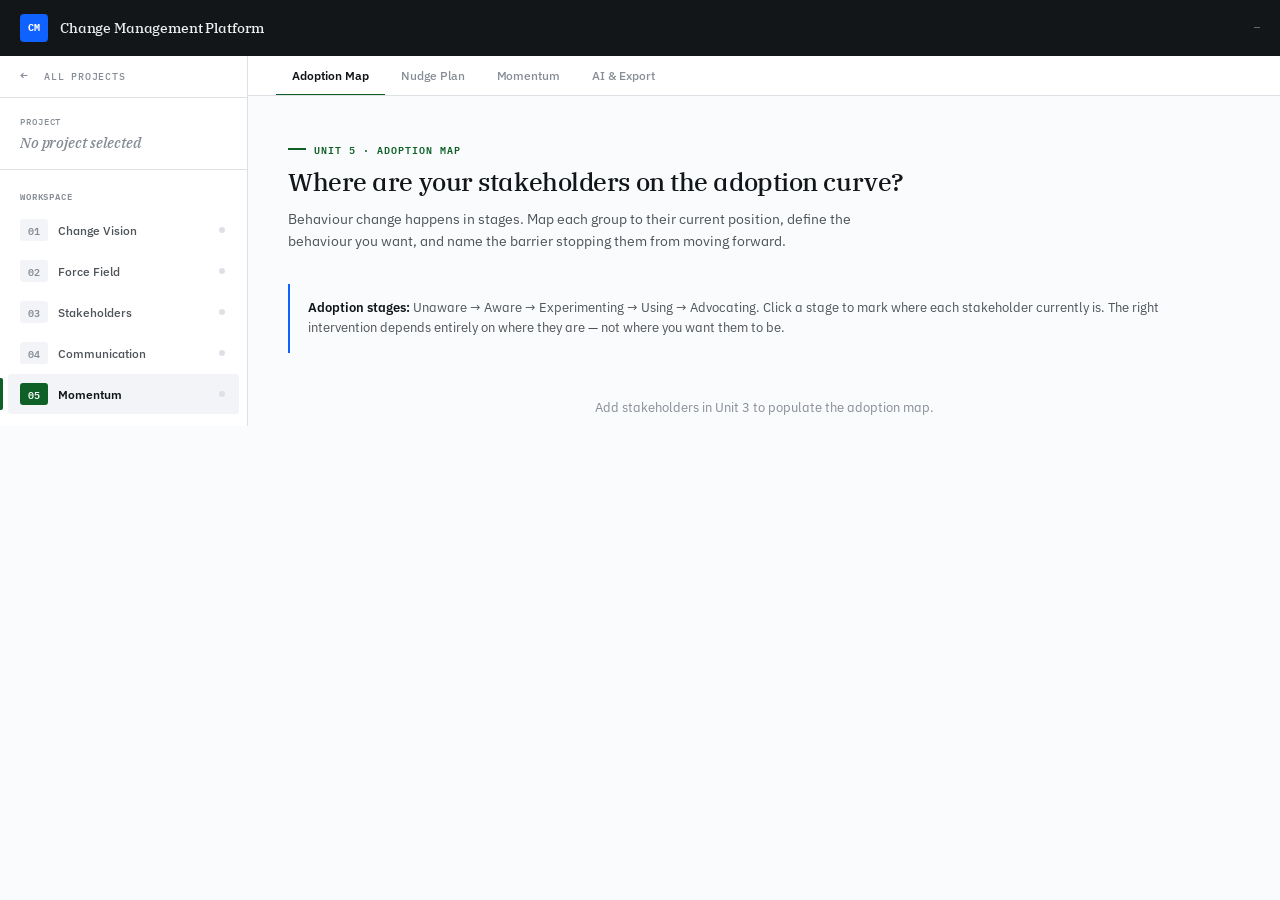
<file: unit5-nudges.html>
<!DOCTYPE html>
<html lang="en">
<head>
<meta charset="UTF-8">
<meta name="viewport" content="width=device-width, initial-scale=1.0">
<title>Unit 5 · Nudge &amp; Build Momentum</title>
<link rel="stylesheet" href="cmt-shell.css">
<style>
:root { --unit-accent: var(--u5); }

/* Adoption stage strip */
.adoption-strip {
  display: flex;
  gap: 0;
  border: 1px solid var(--rule);
  border-radius: 2px;
  overflow: hidden;
  margin-bottom: 10px;
}
.adopt-step {
  flex: 1;
  padding: 9px 6px;
  text-align: center;
  font-size: 0.7rem;
  font-weight: 500;
  color: var(--muted);
  border-right: 1px solid var(--rule);
  cursor: pointer;
  transition: all var(--t-fast);
  user-select: none;
  line-height: 1.3;
}
.adopt-step:last-child { border-right: none; }
.adopt-step:hover { background: var(--accent-lt); color: var(--accent); }
.adopt-step.active { background: var(--g-100); color: #fff; font-weight: 600; }
.adopt-step.passed { background: var(--ok-lt); color: var(--ok); }
.adopt-step.target {
  background: var(--accent-lt);
  color: var(--accent);
  box-shadow: inset 0 0 0 2px var(--accent);
}

/* EAST framework cards */
.east-grid {
  display: grid;
  grid-template-columns: 1fr 1fr;
  gap: 12px;
  margin-bottom: 28px;
}
.east-card {
  padding: 16px 18px;
  border-radius: 2px;
  border: 1px solid transparent;
}
.east-easy       { background: var(--u4-lt); border-color: rgba(0,93,93,0.25); }
.east-attractive { background: var(--u3-lt); border-color: rgba(105,41,196,0.2); }
.east-social     { background: var(--u5-lt); border-color: rgba(14,96,39,0.2); }
.east-timely     { background: var(--u2-lt); border-color: rgba(138,56,0,0.2); }
.east-badge {
  font-family: var(--mono);
  font-size: 0.6rem;
  font-weight: 600;
  letter-spacing: 0.1em;
  text-transform: uppercase;
  margin-bottom: 6px;
  display: inline-block;
  padding: 3px 8px;
  border-radius: 2px;
  background: rgba(255,255,255,0.6);
}
.east-easy .east-badge       { color: var(--u4); }
.east-attractive .east-badge { color: var(--u3); }
.east-social .east-badge     { color: var(--u5); }
.east-timely .east-badge     { color: var(--u2); }
.east-card-title { font-size: 0.88rem; font-weight: 600; color: var(--ink); margin-bottom: 3px; }
.east-card-desc { font-size: 0.76rem; color: var(--body); line-height: 1.5; }

/* Nudge cards */
.nudge-list { display: flex; flex-direction: column; gap: 10px; margin-bottom: 12px; }
.nudge-card {
  background: var(--surface);
  border: 1px solid var(--rule);
  border-radius: 2px;
  padding: 16px 18px;
  transition: border-color var(--t-fast);
}
.nudge-card:hover { border-color: var(--g-30); }
.nudge-card-top { display: flex; align-items: center; gap: 10px; margin-bottom: 12px; }
.east-type-badge {
  font-family: var(--mono);
  font-size: 0.58rem;
  font-weight: 600;
  letter-spacing: 0.08em;
  text-transform: uppercase;
  padding: 3px 7px;
  border-radius: 2px;
  flex-shrink: 0;
}
.badge-easy       { background: var(--u4-lt); color: var(--u4); }
.badge-attractive { background: var(--u3-lt); color: var(--u3); }
.badge-social     { background: var(--u5-lt); color: var(--u5); }
.badge-timely     { background: var(--u2-lt); color: var(--u2); }
.nudge-title-input {
  flex: 1;
  font-family: var(--sans);
  font-size: 0.9rem;
  font-weight: 500;
  color: var(--ink);
  border: none;
  background: transparent;
  outline: none;
  min-width: 0;
  padding: 2px 0;
}
.nudge-title-input::placeholder { color: var(--muted); font-weight: 400; }
.nudge-east-select {
  font-family: var(--mono);
  font-size: 0.68rem;
  border: 1px solid var(--rule);
  border-radius: 2px;
  padding: 4px 8px;
  background: var(--surface);
  cursor: pointer;
  color: var(--body);
  outline: none;
}
.nudge-east-select:focus { border-color: var(--accent); }
.nudge-remove {
  background: none;
  border: none;
  cursor: pointer;
  color: var(--muted);
  font-size: 1rem;
  padding: 0 4px;
  flex-shrink: 0;
  transition: color var(--t-fast);
}
.nudge-remove:hover { color: var(--danger); }

/* Momentum */
.momentum-wrap {
  background: var(--surface);
  border: 1px solid var(--rule);
  border-radius: 2px;
  padding: 20px 24px;
  margin-bottom: 24px;
}
.momentum-score {
  font-family: var(--serif);
  font-size: 2.2rem;
  font-weight: 500;
  color: var(--ok);
  text-align: center;
  margin-bottom: 10px;
  letter-spacing: -0.02em;
}
.momentum-bar-track {
  height: 8px;
  background: var(--g-10);
  border-radius: 1px;
  margin-bottom: 12px;
  overflow: hidden;
}
.momentum-bar-fill {
  height: 100%;
  background: var(--ok);
  transition: width 400ms cubic-bezier(.2,0,.38,.9);
}
.momentum-status {
  font-size: 0.85rem;
  color: var(--body);
  text-align: center;
  margin-bottom: 18px;
  line-height: 1.5;
  max-width: 560px;
  margin-left: auto;
  margin-right: auto;
}
.momentum-signals {
  display: grid;
  grid-template-columns: 1fr 1fr;
  gap: 4px;
  margin-top: 14px;
  border-top: 1px solid var(--rule);
  padding-top: 14px;
}
.signal-row {
  display: flex;
  align-items: flex-start;
  gap: 10px;
  cursor: pointer;
  padding: 6px 4px;
  border-radius: 2px;
  transition: background var(--t-fast);
}
.signal-row:hover { background: var(--g-05); }
.signal-check {
  width: 16px; height: 16px;
  border-radius: 2px;
  border: 1.5px solid var(--g-30);
  flex-shrink: 0;
  display: grid;
  place-items: center;
  transition: all var(--t-fast);
  margin-top: 1px;
  font-size: 0.65rem;
  color: transparent;
}
.signal-check.on {
  background: var(--ok);
  border-color: var(--ok);
  color: #fff;
}
.signal-text {
  font-size: 0.8rem;
  color: var(--body);
  line-height: 1.4;
}

/* Complete box */
.complete-box {
  background: var(--g-100);
  color: #fff;
  padding: 32px 28px;
  margin-top: 28px;
  border-radius: 2px;
  text-align: center;
}
.complete-eyebrow {
  font-family: var(--mono);
  font-size: 0.66rem;
  font-weight: 600;
  letter-spacing: 0.12em;
  text-transform: uppercase;
  color: rgba(255,255,255,0.4);
  margin-bottom: 12px;
  display: flex;
  align-items: center;
  justify-content: center;
  gap: 8px;
}
.complete-eyebrow::before, .complete-eyebrow::after {
  content: '';
  width: 18px;
  height: 1px;
  background: rgba(255,255,255,0.3);
}
.complete-title {
  font-family: var(--serif);
  font-size: 1.4rem;
  font-weight: 500;
  color: #fff;
  margin-bottom: 10px;
  letter-spacing: -0.01em;
}
.complete-sub {
  font-size: 0.88rem;
  color: rgba(255,255,255,0.7);
  line-height: 1.6;
  margin-bottom: 20px;
  max-width: 500px;
  margin-left: auto;
  margin-right: auto;
}

/* AI */
.ai-mode-grid { display: grid; grid-template-columns: 1fr 1fr; gap: 10px; margin-bottom: 20px; }
.ai-mode-card { background: var(--surface); border: 1px solid var(--rule); padding: 14px 16px; cursor: pointer; transition: all var(--t-fast); border-radius: 2px; }
.ai-mode-card:hover { border-color: var(--g-30); }
.ai-mode-card.active { border-color: var(--accent); box-shadow: inset 0 0 0 1px var(--accent); background: var(--accent-lt); }
.ai-mode-title { font-size: 0.88rem; font-weight: 600; color: var(--ink); margin-bottom: 4px; }
.ai-mode-desc { font-size: 0.76rem; color: var(--body); line-height: 1.5; }

.prompt-box { background: var(--surface); border: 1px solid var(--rule); border-radius: 2px; overflow: hidden; }
.prompt-box-head { padding: 12px 18px; background: var(--g-05); border-bottom: 1px solid var(--rule); display: flex; align-items: center; justify-content: space-between; }
.prompt-box-label { font-family: var(--mono); font-size: 0.66rem; font-weight: 500; color: var(--muted); letter-spacing: 0.08em; text-transform: uppercase; }
.prompt-hint { font-size: 0.72rem; color: var(--muted); }
.prompt-text { font-family: var(--mono); font-size: 0.74rem; color: var(--body); padding: 18px; line-height: 1.7; white-space: pre-wrap; max-height: 340px; overflow-y: auto; }
.prompt-actions { padding: 14px 18px; border-top: 1px solid var(--rule); display: flex; gap: 10px; flex-wrap: wrap; }

.adoption-card {
  background: var(--surface);
  border: 1px solid var(--rule);
  padding: 16px 18px;
  margin-bottom: 12px;
  border-radius: 2px;
}
.adoption-card-head {
  display: flex;
  align-items: center;
  justify-content: space-between;
  margin-bottom: 12px;
  flex-wrap: wrap;
  gap: 8px;
}
.adoption-card-name {
  font-size: 0.92rem;
  font-weight: 600;
  color: var(--ink);
}
.adoption-card-role { font-size: 0.72rem; color: var(--muted); }
.adoption-meta {
  font-family: var(--mono);
  font-size: 0.68rem;
  color: var(--muted);
}
.adoption-meta strong { color: var(--ink); font-weight: 600; }
.adoption-meta .target { color: var(--ok); }

@media (max-width: 900px) {
  .east-grid, .ai-mode-grid, .momentum-signals { grid-template-columns: 1fr; }
  .grid-2, .grid-3 { grid-template-columns: 1fr; }
}
</style>
</head>
<body>

<header class="topbar">
  <a class="topbar-brand" href="index.html">
    <span class="topbar-mark">CM</span>
    <span class="topbar-title">Change Management Platform</span>
  </a>
  <div class="topbar-center">
    <span class="topbar-project" id="topbar-project"></span>
    <span class="topbar-sep" id="topbar-sep" style="display:none;">·</span>
    <span class="topbar-org" id="topbar-org"></span>
  </div>
  <div class="topbar-right">
    <span class="save-indicator" id="save-indicator">—</span>
  </div>
</header>

<div class="app-layout">
  <div id="cmt-sidebar-mount"></div>

  <div class="unit-main">
    <div class="tabbar">
      <button class="tab-btn active" onclick="switchTab('adoption',this)">Adoption Map</button>
      <button class="tab-btn" onclick="switchTab('nudges',this)">Nudge Plan</button>
      <button class="tab-btn" onclick="switchTab('momentum',this)">Momentum</button>
      <button class="tab-btn" onclick="switchTab('ai',this)">AI &amp; Export</button>
    </div>

    <div class="workspace"><div class="content">

      <div class="pane active" id="pane-adoption">
        <div class="wrap-wide">
          <div class="pane-head">
            <div class="pane-eyebrow">Unit 5 · Adoption Map</div>
            <h1 class="pane-title">Where are your stakeholders on the adoption curve?</h1>
            <p class="pane-desc">Behaviour change happens in stages. Map each group to their current position, define the behaviour you want, and name the barrier stopping them from moving forward.</p>
          </div>

          <div id="comms-carry" class="hint-box ok" style="display:none;">
            <strong>From Unit 4:</strong> <span id="comms-carry-text"></span>
          </div>

          <div class="hint-box">
            <strong>Adoption stages:</strong> Unaware → Aware → Experimenting → Using → Advocating. Click a stage to mark where each stakeholder currently is. The right intervention depends entirely on where they are — not where you want them to be.
          </div>

          <div id="adoption-cards">
            <div style="padding:24px;text-align:center;color:var(--muted);font-size:0.85rem;">Add stakeholders in Unit 3 to populate the adoption map.</div>
          </div>
        </div>
      </div>

      <div class="pane" id="pane-nudges">
        <div class="wrap-wide">
          <div class="pane-head">
            <div class="pane-eyebrow">Unit 5 · Nudge Plan</div>
            <h1 class="pane-title">Design interventions that make change easier</h1>
            <p class="pane-desc">Use the EAST framework. Each nudge should respond to a specific diagnosed barrier — not be chosen at random. The question is always: what makes this next step easier, more appealing, more social, or better timed?</p>
          </div>

          <div class="east-grid">
            <div class="east-card east-easy">
              <span class="east-badge">Easy</span>
              <div class="east-card-title">Reduce friction</div>
              <div class="east-card-desc">Simplify the desired behaviour. Defaults, templates, one-click access, pre-filled forms. Make doing nothing harder than changing.</div>
            </div>
            <div class="east-card east-attractive">
              <span class="east-badge">Attractive</span>
              <div class="east-card-title">Make it appealing</div>
              <div class="east-card-desc">Personalise the benefit. Use recognition, visible progress, or identity alignment. People move toward things that feel rewarding.</div>
            </div>
            <div class="east-card east-social">
              <span class="east-badge">Social</span>
              <div class="east-card-title">Use peer influence</div>
              <div class="east-card-desc">Show that people similar to them are already doing it. Champions, peer stories, visible adoption by respected colleagues.</div>
            </div>
            <div class="east-card east-timely">
              <span class="east-badge">Timely</span>
              <div class="east-card-title">Intervene at the right moment</div>
              <div class="east-card-desc">Deliver when people are most receptive — at a decision point, after a frustrating experience, or when momentum is building.</div>
            </div>
          </div>

          <div class="nudge-list" id="nudge-list">
            <div style="padding:24px;text-align:center;color:var(--muted);font-size:0.85rem;">No nudges yet. Add one below.</div>
          </div>
          <button class="btn btn-secondary btn-sm" onclick="addNudge()">+ Add nudge</button>
        </div>
      </div>

      <div class="pane" id="pane-momentum">
        <div class="wrap">
          <div class="pane-head">
            <div class="pane-eyebrow">Unit 5 · Momentum</div>
            <h1 class="pane-title">Track what is working</h1>
            <p class="pane-desc">Momentum is built and monitored — not assumed. Check the signals below to score your current momentum, then reflect on what is accelerating or stalling the change.</p>
          </div>

          <div class="momentum-wrap">
            <div class="momentum-score" id="momentum-score">0%</div>
            <div class="momentum-bar-track">
              <div class="momentum-bar-fill" id="momentum-fill" style="width:0%"></div>
            </div>
            <div class="momentum-status" id="momentum-status">Check the signals that are true in your change right now.</div>
            <div class="momentum-signals" id="momentum-signals"></div>
          </div>

          <div class="field-group">
            <label class="label">What is accelerating momentum right now?</label>
            <textarea class="field-textarea" id="momentum-accelerators" placeholder="What is working? Where are you seeing energy, adoption, or positive signals?" oninput="autosave()"></textarea>
          </div>
          <div class="field-group">
            <label class="label">What is stalling momentum?</label>
            <textarea class="field-textarea" id="momentum-blockers" placeholder="Where is adoption slower than expected? What barriers keep reappearing?" oninput="autosave()"></textarea>
          </div>
          <div class="field-group">
            <label class="label">What one thing would create a tipping point?</label>
            <textarea class="field-textarea" id="momentum-tipping" placeholder="If this happened, it would significantly shift the momentum of this change" oninput="autosave()"></textarea>
          </div>
        </div>
      </div>

      <div class="pane" id="pane-ai">
        <div class="wrap">
          <div class="pane-head">
            <div class="pane-eyebrow">Unit 5 · AI &amp; Export</div>
            <h1 class="pane-title">Take your vision to an AI thinking partner</h1>
            <p class="pane-desc">Your entire change journey — vision, forces, stakeholders, communication, and momentum — is assembled here. Choose a mode and take it to Claude or ChatGPT.</p>
          </div>

          <div class="ai-mode-grid">
            <div class="ai-mode-card active" onclick="setMode('nudges',this)">
              <div class="ai-mode-title">Improve the nudges</div>
              <div class="ai-mode-desc">Are the nudges specific enough? Are they matched to the right adoption stages and barriers?</div>
            </div>
            <div class="ai-mode-card" onclick="setMode('momentum',this)">
              <div class="ai-mode-title">Diagnose momentum</div>
              <div class="ai-mode-desc">What is accelerating or stalling adoption? What would create a tipping point?</div>
            </div>
            <div class="ai-mode-card" onclick="setMode('resistance',this)">
              <div class="ai-mode-title">Address resistance</div>
              <div class="ai-mode-desc">Design specific behavioural interventions for the most resistant stakeholders.</div>
            </div>
            <div class="ai-mode-card" onclick="setMode('system',this)">
              <div class="ai-mode-title">Full system review</div>
              <div class="ai-mode-desc">Review the entire five-unit journey. Where are the weakest links? What would make it more coherent?</div>
            </div>
          </div>

          <div class="prompt-box">
            <div class="prompt-box-head">
              <span class="prompt-box-label">Generated prompt</span>
              <span class="prompt-hint">Complete all five units for a richer prompt</span>
            </div>
            <div class="prompt-text" id="prompt-output">Loading</div>
            <div class="prompt-actions">
              <button class="btn btn-inverse" id="btn-copy" onclick="copyPrompt(this)">Copy prompt</button>
              <a class="btn btn-secondary" href="https://claude.ai" target="_blank" onclick="softCopy()">Open Claude ↗</a>
              <a class="btn btn-secondary" href="https://chat.openai.com" target="_blank" onclick="softCopy()">Open ChatGPT ↗</a>
            </div>
          </div>

          <div class="complete-box">
            <div class="complete-eyebrow"><span>Journey complete</span></div>
            <div class="complete-title">Vision → Forces → Stakeholders → Communication → Momentum</div>
            <div class="complete-sub">Your change case is now a living document. Return to any unit as the situation evolves.</div>
            <button class="btn btn-secondary" onclick="exportProject()">Export as JSON</button>
          </div>
        </div>
      </div>

    </div></div>
  </div>
</div>

<div class="toast" id="toast"></div>

<script src="cmt-client.js"></script>
<script src="cmt-sidebar.js"></script>
<script>
'use strict';

let projectId = null, activeMode = 'nudges', saveTimer = null;
let vision = {}, forces = {}, shData = { stakeholders: [] }, commsData = { audiences: [] };

const ADOPTION_STAGES = ['Unaware','Aware','Experimenting','Using','Advocating'];
const EAST_TYPES = ['easy','attractive','social','timely'];
const MOMENTUM_SIGNALS = [
  'At least one group has moved up the adoption curve',
  'Champions are visible and actively sharing their experience',
  'Sceptics are asking practical questions, not just rejecting',
  'Leadership is visibly role-modelling the new behaviour',
  'Early pilot results are being shared across the organisation',
  'The change is referenced in day-to-day conversations',
  'Requests for support or training are increasing',
  'Resistance in key groups is reducing in intensity',
];

let data = {
  adoption_map: [], nudges: [], momentum_checked: [],
  momentum_accelerators: '', momentum_blockers: '', momentum_tipping: '',
};

function uid() { return Math.random().toString(36).slice(2, 9); }

async function init() {
  const params = new URLSearchParams(window.location.search);
  projectId = params.get('project') || localStorage.getItem('cmt_current_project');

  try {
    const allModules = await CMT.loadAllModules(projectId);
    if (allModules.vision) vision = allModules.vision;
    if (allModules.forces) forces = allModules.forces;
    if (allModules.stakeholders) shData = allModules.stakeholders;
    if (allModules.communication) commsData = allModules.communication;
    if (allModules.nudges) data = { ...data, ...allModules.nudges };
  } catch(e) {
    console.warn('Failed to load from Supabase, using localStorage', e);
    const vRaw = localStorage.getItem('cmt_module_' + projectId + '_vision');
    if (vRaw) { try { vision = JSON.parse(vRaw); } catch(e) {} }
    const fRaw = localStorage.getItem('cmt_module_' + projectId + '_forces');
    if (fRaw) { try { forces = JSON.parse(fRaw); } catch(e) {} }
    const shRaw = localStorage.getItem('cmt_module_' + projectId + '_stakeholders');
    if (shRaw) { try { shData = JSON.parse(shRaw); } catch(e) {} }
    const cRaw = localStorage.getItem('cmt_module_' + projectId + '_communication');
    if (cRaw) { try { commsData = JSON.parse(cRaw); } catch(e) {} }
    const saved = localStorage.getItem('cmt_module_' + projectId + '_nudges');
    if (saved) { try { data = { ...data, ...JSON.parse(saved) }; } catch(e) {} }
  }

  if (vision.ctx_title) document.getElementById('topbar-project').textContent = vision.ctx_title;
  if (vision.ctx_org) {
    document.getElementById('topbar-org').textContent = vision.ctx_org;
    document.getElementById('topbar-sep').style.display = 'inline';
  }

  const objDo = commsData.obj_do;
  if (objDo) {
    document.getElementById('comms-carry-text').textContent = 'Desired action from Unit 4: "' + objDo + '"';
    document.getElementById('comms-carry').style.display = 'block';
  }

  if (!data.adoption_map.length && shData.stakeholders?.length) {
    data.adoption_map = shData.stakeholders.map(s => ({
      id: s.id, name: s.name || 'Unnamed', role: s.role || s.group || '',
      current_stage: s.readiness || 0,
      target_stage: Math.min((s.readiness || 0) + 2, 4),
      desired_behaviour: '', barrier: '',
    }));
  }

  setF('momentum-accelerators', data.momentum_accelerators);
  setF('momentum-blockers', data.momentum_blockers);
  setF('momentum-tipping', data.momentum_tipping);

  renderAdoptionCards();
  renderNudges();
  renderMomentumSignals();
  updateMomentumScore();
  updatePrompt();
}

function renderAdoptionCards() {
  const c = document.getElementById('adoption-cards');
  if (!data.adoption_map.length) {
    c.innerHTML = '<div style="padding:24px;text-align:center;color:var(--muted);font-size:0.85rem;">Add stakeholders in Unit 3 to populate the adoption map.</div>';
    return;
  }
  c.innerHTML = data.adoption_map.map((item, i) => {
    const steps = ADOPTION_STAGES.map((s, si) => {
      let cls = '';
      if (si < item.current_stage) cls = 'passed';
      else if (si === item.current_stage) cls = 'active';
      else if (si === item.target_stage) cls = 'target';
      return '<div class="adopt-step ' + cls + '" onclick="setCurrentStage(' + i + ',' + si + ')" title="' + s + '">' + s + '</div>';
    }).join('');

    return '<div class="adoption-card">'
      + '<div class="adoption-card-head">'
      +   '<div><div class="adoption-card-name">' + esc(item.name) + '</div>'
      +   (item.role ? '<div class="adoption-card-role">' + esc(item.role) + '</div>' : '') + '</div>'
      +   '<div class="adoption-meta">Current: <strong>' + ADOPTION_STAGES[item.current_stage] + '</strong> → Target: <strong class="target">' + ADOPTION_STAGES[item.target_stage] + '</strong></div>'
      + '</div>'
      + '<div class="adoption-strip">' + steps + '</div>'
      + '<div class="grid-2" style="margin-top:10px;">'
      +   '<div class="field-group" style="margin:0;"><label class="label">Desired behaviour</label><input class="field-input" value="' + esc(item.desired_behaviour) + '" placeholder="What should they do differently?" oninput="updateAdoption(' + i + ',\'desired_behaviour\',this.value)"></div>'
      +   '<div class="field-group" style="margin:0;"><label class="label">Main barrier to moving forward</label><input class="field-input" value="' + esc(item.barrier) + '" placeholder="What is stopping them?" oninput="updateAdoption(' + i + ',\'barrier\',this.value)"></div>'
      + '</div>'
      + '</div>';
  }).join('');
}

function setCurrentStage(i, stage) {
  data.adoption_map[i].current_stage = stage;
  if (stage >= data.adoption_map[i].target_stage) {
    data.adoption_map[i].target_stage = Math.min(stage + 1, 4);
  }
  renderAdoptionCards();
  autosave();
}
function updateAdoption(i, field, val) { data.adoption_map[i][field] = val; autosave(); }

function addNudge() {
  data.nudges.push({ id: uid(), title: '', east: 'easy', target: '', barrier: '', action: '', timing: '' });
  renderNudges();
  autosave();
  setTimeout(() => {
    const inputs = document.querySelectorAll('.nudge-title-input');
    inputs[inputs.length - 1]?.focus();
  }, 50);
}
function removeNudge(i) { data.nudges.splice(i, 1); renderNudges(); autosave(); }
function updateNudge(i, field, val) { data.nudges[i][field] = val; if (field === 'east') renderNudges(); autosave(); }

function renderNudges() {
  const list = document.getElementById('nudge-list');
  if (!data.nudges.length) {
    list.innerHTML = '<div style="padding:24px;text-align:center;color:var(--muted);font-size:0.85rem;">No nudges yet. Add one below.</div>';
    return;
  }
  const shOptions = ['<option value="">All stakeholders</option>',
    ...shData.stakeholders.map(s => '<option value="' + esc(s.id) + '">' + esc(s.name) + '</option>')
  ].join('');

  list.innerHTML = data.nudges.map((n, i) => {
    const eastOpts = EAST_TYPES.map(t => '<option value="' + t + '"' + (n.east === t ? ' selected' : '') + '>' + t[0].toUpperCase() + t.slice(1) + '</option>').join('');
    return '<div class="nudge-card">'
      + '<div class="nudge-card-top">'
      +   '<span class="east-type-badge badge-' + n.east + '">' + n.east + '</span>'
      +   '<input class="nudge-title-input" value="' + esc(n.title) + '" placeholder="Name this nudge" oninput="updateNudge(' + i + ',\'title\',this.value)">'
      +   '<select class="nudge-east-select" onchange="updateNudge(' + i + ',\'east\',this.value)">' + eastOpts + '</select>'
      +   '<button class="nudge-remove" onclick="removeNudge(' + i + ')">×</button>'
      + '</div>'
      + '<div class="grid-3">'
      +   '<div class="field-group" style="margin:0;"><label class="label">Target stakeholder</label><select class="field-select" onchange="updateNudge(' + i + ',\'target\',this.value)">' + shOptions.replace('value="' + esc(n.target) + '"', 'value="' + esc(n.target) + '" selected') + '</select></div>'
      +   '<div class="field-group" style="margin:0;"><label class="label">Barrier this addresses</label><input class="field-input" value="' + esc(n.barrier) + '" placeholder="What obstacle does this remove?" oninput="updateNudge(' + i + ',\'barrier\',this.value)"></div>'
      +   '<div class="field-group" style="margin:0;"><label class="label">Timing</label><input class="field-input" value="' + esc(n.timing) + '" placeholder="When / at what moment?" oninput="updateNudge(' + i + ',\'timing\',this.value)"></div>'
      + '</div>'
      + '<div class="field-group" style="margin-top:10px;margin-bottom:0;"><label class="label">Concrete action</label><textarea class="field-textarea" style="min-height:64px;" placeholder="Exactly what will you do? Be specific — a nudge that can\'t be scheduled doesn\'t happen." oninput="updateNudge(' + i + ',\'action\',this.value)">' + esc(n.action) + '</textarea></div>'
      + '</div>';
  }).join('');
}

function renderMomentumSignals() {
  const container = document.getElementById('momentum-signals');
  container.innerHTML = MOMENTUM_SIGNALS.map((sig, i) => {
    const checked = data.momentum_checked.includes(i);
    return '<div class="signal-row" onclick="toggleSignal(' + i + ')">'
      + '<div class="signal-check' + (checked ? ' on' : '') + '">' + (checked ? '✓' : '') + '</div>'
      + '<div class="signal-text">' + sig + '</div>'
      + '</div>';
  }).join('');
}
function toggleSignal(i) {
  const idx = data.momentum_checked.indexOf(i);
  if (idx >= 0) data.momentum_checked.splice(idx, 1); else data.momentum_checked.push(i);
  renderMomentumSignals(); updateMomentumScore(); autosave();
}

function updateMomentumScore() {
  const score = Math.round((data.momentum_checked.length / MOMENTUM_SIGNALS.length) * 100);
  document.getElementById('momentum-score').textContent = score + '%';
  document.getElementById('momentum-fill').style.width = score + '%';
  let status = '';
  if (score === 0) status = 'Check the signals that are true in your change right now.';
  else if (score <= 25) status = 'Early signals only — momentum is fragile. Focus on 1–2 visible wins.';
  else if (score <= 50) status = 'Building momentum. Strengthen the social signals and visible leadership.';
  else if (score <= 75) status = 'Good momentum. Protect the energy and address the remaining gaps.';
  else                  status = 'Strong momentum. Shift focus to sustaining and institutionalising the change.';
  document.getElementById('momentum-status').textContent = status;
}

function switchTab(tab, btn) {
  document.querySelectorAll('.pane').forEach(p => p.classList.remove('active'));
  document.querySelectorAll('.tab-btn').forEach(b => b.classList.remove('active'));
  document.getElementById('pane-' + tab).classList.add('active');
  if (btn) btn.classList.add('active');
  if (tab === 'ai') updatePrompt();
}

function autosave() {
  data.momentum_accelerators = valF('momentum-accelerators');
  data.momentum_blockers = valF('momentum-blockers');
  data.momentum_tipping = valF('momentum-tipping');

  const ind = document.getElementById('save-indicator');
  ind.textContent = 'Saving'; ind.className = 'save-indicator saving';
  clearTimeout(saveTimer);
  saveTimer = setTimeout(async () => {
    try {
      await CMT.saveModule(projectId, 'nudges', data);
    } catch(e) {
      console.warn('Supabase save failed, using localStorage fallback', e);
      localStorage.setItem('cmt_module_' + projectId + '_nudges', JSON.stringify(data));
    }
    if (window.CMTSidebar) window.CMTSidebar.refresh();
    ind.textContent = 'Saved'; ind.className = 'save-indicator saved';
    setTimeout(() => { ind.textContent = '—'; ind.className = 'save-indicator'; }, 2000);
  }, 800);
}

function exportProject() {
  const payload = {
    meta: { exported_at: new Date().toISOString(), schema_version: '1.0', source: 'Change Management Platform' },
    project: { title: vision.ctx_title || 'Untitled', organization: vision.ctx_org || '', your_role: vision.ctx_role || '' },
    modules: { vision, forces, stakeholders: shData, communication: commsData, nudges: data },
  };
  const blob = new Blob([JSON.stringify(payload, null, 2)], { type: 'application/json' });
  const url = URL.createObjectURL(blob);
  const a = document.createElement('a');
  a.href = url;
  a.download = (vision.ctx_title || 'project').replace(/\s+/g, '-').toLowerCase() + '.json';
  a.click();
  URL.revokeObjectURL(url);
}

function setMode(mode, card) {
  activeMode = mode;
  document.querySelectorAll('.ai-mode-card').forEach(c => c.classList.remove('active'));
  card.classList.add('active');
  updatePrompt();
}

function updatePrompt() {
  const drivingStr = (forces.driving || []).map(f => '  + ' + f.label + ' [' + f.strength + '/5, ' + f.type + ']').join('\n') || '  (not mapped)';
  const resistingStr = (forces.resisting || []).map(f => '  - ' + f.label + ' [' + f.strength + '/5, ' + f.type + ']').join('\n') || '  (not mapped)';
  const shStr = shData.stakeholders.map(s =>
    '  ' + s.name + ' (' + (s.role || s.group || '—') + ') — Stance: ' + (s.stance || 'unknown') + ', Readiness: ' + (ADOPTION_STAGES[s.readiness] || 'unknown')
  ).join('\n') || '  (none mapped)';
  const adoptionStr = data.adoption_map.map(item =>
    '  ' + item.name + ': currently ' + ADOPTION_STAGES[item.current_stage] + ' → target ' + ADOPTION_STAGES[item.target_stage] + '\n    Desired: ' + (item.desired_behaviour || 'not specified') + ' | Barrier: ' + (item.barrier || 'not specified')
  ).join('\n') || '  (not mapped)';
  const nudgeStr = data.nudges.map(n => {
    const shName = shData.stakeholders.find(s => s.id === n.target)?.name || n.target || 'all';
    return '  [' + n.east.toUpperCase() + '] ' + (n.title || '(unnamed)') + ' → Target: ' + shName + ' | Barrier: ' + (n.barrier || 'not specified') + ' | When: ' + (n.timing || 'not specified') + '\n    Action: ' + (n.action || 'not specified');
  }).join('\n') || '  (none defined)';
  const momentumScore = Math.round((data.momentum_checked.length / MOMENTUM_SIGNALS.length) * 100);
  const signalsActive = data.momentum_checked.map(i => '  ✓ ' + MOMENTUM_SIGNALS[i]).join('\n') || '  (none checked)';

  const base = 'CHANGE MANAGEMENT SYSTEM — Full Five-Unit Review\n\n'
    + 'UNIT 1 — VISION\n'
    + 'Initiative: ' + (vision.ctx_title || '(not set)') + '\n'
    + 'Organisation: ' + (vision.ctx_org || '(not set)') + '\n'
    + 'Vision: ' + (vision.vision_statement || '(not set)') + '\n'
    + 'North Star: ' + (vision.north_star || '(not set)') + '\n'
    + 'Case for change: ' + (vision.vision_case || '(not set)') + '\n\n'
    + 'UNIT 2 — FORCES\nDriving forces:\n' + drivingStr + '\nRestraining forces:\n' + resistingStr + '\n\n'
    + 'UNIT 3 — STAKEHOLDERS\n' + shStr + '\n\n'
    + 'UNIT 4 — COMMUNICATION\n'
    + 'Core problem: ' + (commsData.core_problem || '(not set)') + '\n'
    + 'Core solution: ' + (commsData.core_solution || '(not set)') + '\n'
    + 'Know: ' + (commsData.obj_know || '(not set)') + '\n'
    + 'Feel: ' + (commsData.obj_feel || '(not set)') + '\n'
    + 'Do: ' + (commsData.obj_do || '(not set)') + '\n\n'
    + 'UNIT 5 — ADOPTION & NUDGES\nAdoption positions:\n' + adoptionStr + '\n\nNudge plan:\n' + nudgeStr + '\n\n'
    + 'Momentum score: ' + momentumScore + '%\nActive signals:\n' + signalsActive + '\n\n'
    + 'Accelerators: ' + (data.momentum_accelerators || '(not specified)') + '\n'
    + 'Stalls: ' + (data.momentum_blockers || '(not specified)') + '\n'
    + 'Tipping point: ' + (data.momentum_tipping || '(not specified)');

  const modes = {
    nudges: base + '\n\nTASK: Review the nudge plan as an experienced behaviour designer:\n1. Are the nudges matched to the right adoption stages? (training someone unaware is wasted effort)\n2. Are the EAST types correctly assigned — is each nudge actually Easy / Attractive / Social / Timely?\n3. Which nudge is most likely to create visible, shareable momentum?\n4. What important nudge is missing that would address the most critical barrier?\n5. Suggest one refined version of the weakest nudge in the current plan.',
    momentum: base + '\n\nTASK: Diagnose momentum as a change management consultant:\n1. What does the momentum score (' + momentumScore + '%) and active signals tell you about where this change is?\n2. What is the most significant gap between accelerators and stalls?\n3. What single action in the next 2 weeks would most shift the momentum score?\n4. What does the tipping point description suggest — is it realistic? What would need to be true for it to happen?',
    resistance: base + '\n\nTASK: Design targeted behavioural interventions for resistance:\n1. Identify the 2 stakeholders or groups with the highest resistance potential\n2. For each: what is the specific psychological barrier (fear, loss, identity threat, rational scepticism)?\n3. Design one EAST-based nudge specifically for each resistant group\n4. What is the one thing that, if said or done wrong, would harden their resistance permanently?',
    system: base + '\n\nTASK: Review the entire five-unit change system as an objective senior consultant:\n1. Is there a coherent thread from vision to nudges — or are there gaps where the logic breaks down?\n2. Which unit has the weakest or most underdeveloped content? What should be added?\n3. Are the nudges causally connected to the diagnosed barriers from the force field and stakeholder map?\n4. What is the single most important thing this change leader should do differently based on everything you can see?\n5. What would a sceptical board member say about the weakest link in this plan?',
  };

  document.getElementById('prompt-output').textContent = modes[activeMode];
}

function copyPrompt(btn) {
  navigator.clipboard.writeText(document.getElementById('prompt-output').textContent).then(() => {
    const orig = btn.textContent; btn.textContent = 'Copied'; btn.classList.add('copied');
    setTimeout(() => { btn.textContent = orig; btn.classList.remove('copied'); }, 2000);
  });
}
function softCopy() { navigator.clipboard.writeText(document.getElementById('prompt-output').textContent).catch(() => {}); }
function valF(id) { const el = document.getElementById(id); return el ? el.value.trim() : ''; }
function setF(id, v) { const el = document.getElementById(id); if (el && v) el.value = v; }
function esc(s) { return String(s || '').replace(/&/g,'&amp;').replace(/</g,'&lt;').replace(/>/g,'&gt;').replace(/"/g,'&quot;'); }

(async () => { await init(); })();
</script>
</body>
</html>
</file>
<file: cmt-shell.css>
/* ================================================================
   CMT Shell — shared chrome for all unit pages
   Tokens follow a Carbon-like scale with an editorial Anthropic twist.
   Import once per page via <link rel="stylesheet" href="cmt-shell.css">.
   ================================================================ */

@import url('https://fonts.googleapis.com/css2?family=IBM+Plex+Mono:wght@400;500;600&family=IBM+Plex+Sans:wght@300;400;500;600;700&family=IBM+Plex+Serif:wght@400;500;600&display=swap');

:root {
  /* ── Grey scale (Carbon-inspired) ── */
  --g-00: #ffffff;
  --g-05: #fafbfc;
  --g-10: #f2f4f8;
  --g-20: #dde1e6;
  --g-30: #c1c7cd;
  --g-50: #878d96;
  --g-70: #4d5358;
  --g-90: #21272a;
  --g-100: #121619;

  /* ── Core ── */
  --ink:     var(--g-100);
  --body:    var(--g-70);
  --muted:   var(--g-50);
  --rule:    var(--g-20);
  --rule-soft: var(--g-10);
  --surface: var(--g-00);
  --canvas:  var(--g-05);

  /* ── Brand accent (primary action) ── */
  --accent:     #0f62fe;
  --accent-hv:  #0043ce;
  --accent-lt:  #edf5ff;

  /* ── Semantic ── */
  --ok:      #24a148;
  --ok-lt:   #defbe6;
  --warn:    #f1c21b;
  --warn-lt: #fcf4d6;
  --danger:  #da1e28;
  --danger-lt: #fff1f1;

  /* ── Unit accents (used sparingly — borders, badges, eyebrows only) ── */
  --u1: #0f62fe;   --u1-lt: #edf5ff;
  --u2: #8a3800;   --u2-lt: #fff8e1;
  --u3: #6929c4;   --u3-lt: #f6f2ff;
  --u4: #005d5d;   --u4-lt: #d9fbfb;
  --u5: #0e6027;   --u5-lt: #defbe6;

  /* ── Typography ── */
  --sans:  'IBM Plex Sans', system-ui, -apple-system, sans-serif;
  --mono:  'IBM Plex Mono', ui-monospace, monospace;
  --serif: 'IBM Plex Serif', 'Iowan Old Style', Georgia, serif;

  /* ── Rhythm ── */
  --h-topbar:  56px;
  --h-tabbar:  40px;
  --w-sidebar: 248px;

  /* ── Motion ── */
  --t-fast: 120ms cubic-bezier(.2,0,.38,.9);
  --t-mid:  200ms cubic-bezier(.2,0,.38,.9);
}

*, *::before, *::after { box-sizing: border-box; margin: 0; padding: 0; }
html { font-size: 15px; scroll-behavior: smooth; }
body {
  font-family: var(--sans);
  background: var(--canvas);
  color: var(--ink);
  -webkit-font-smoothing: antialiased;
  height: 100vh;
  display: flex;
  flex-direction: column;
  overflow: hidden;
  font-feature-settings: 'ss01', 'cv01';
}

/* ================================================================
   TOPBAR — single 56px strip. Logo · project · save indicator.
   Selector is `.topbar`, not `nav`, to avoid the global-tag trap
   that broke the previous build.
   ================================================================ */
.topbar {
  height: var(--h-topbar);
  flex-shrink: 0;
  background: var(--g-100);
  color: var(--g-00);
  display: grid;
  grid-template-columns: auto 1fr auto;
  align-items: center;
  padding: 0 20px;
  gap: 20px;
  border-bottom: 1px solid transparent;
  position: relative;
  z-index: 50;
}
.topbar-brand {
  display: flex;
  align-items: center;
  gap: 12px;
  text-decoration: none;
  color: inherit;
}
.topbar-mark {
  width: 28px; height: 28px;
  background: var(--accent);
  border-radius: 4px;
  display: grid; place-items: center;
  font-family: var(--mono);
  font-size: 0.68rem;
  font-weight: 700;
  letter-spacing: -0.04em;
  color: #fff;
  flex-shrink: 0;
}
.topbar-title {
  font-family: var(--serif);
  font-size: 0.95rem;
  font-weight: 500;
  letter-spacing: -0.01em;
  color: rgba(255,255,255,0.92);
}
.topbar-center {
  justify-self: center;
  display: flex;
  align-items: center;
  gap: 12px;
  min-width: 0;
  max-width: 620px;
  overflow: hidden;
}
.topbar-project {
  font-size: 0.78rem;
  font-weight: 500;
  color: rgba(255,255,255,0.78);
  white-space: nowrap;
  overflow: hidden;
  text-overflow: ellipsis;
  max-width: 280px;
}
.topbar-sep {
  color: rgba(255,255,255,0.28);
  flex-shrink: 0;
}
.topbar-org {
  font-family: var(--mono);
  font-size: 0.7rem;
  color: rgba(255,255,255,0.44);
  text-transform: uppercase;
  letter-spacing: 0.06em;
  white-space: nowrap;
  overflow: hidden;
  text-overflow: ellipsis;
}
.topbar-right {
  display: flex;
  align-items: center;
  gap: 14px;
}
.save-indicator {
  font-family: var(--mono);
  font-size: 0.66rem;
  color: rgba(255,255,255,0.35);
  letter-spacing: 0.04em;
  text-transform: uppercase;
  transition: color var(--t-mid);
}
.save-indicator.saving { color: rgba(255,200,0,0.7); }
.save-indicator.saved  { color: rgba(120,230,150,0.75); }

/* ================================================================
   APP LAYOUT — sidebar + main
   ================================================================ */
.app-layout {
  flex: 1;
  display: flex;
  min-height: 0;
  overflow: hidden;
}
.unit-main {
  flex: 1;
  display: flex;
  flex-direction: column;
  min-height: 0;
  min-width: 0;
}

/* ================================================================
   SIDEBAR — 248px, all 5 units as equal peers
   ================================================================ */
.cmt-sb {
  width: var(--w-sidebar);
  flex-shrink: 0;
  background: var(--surface);
  border-right: 1px solid var(--rule);
  display: flex;
  flex-direction: column;
  overflow: hidden;
}
.csb-home-strip {
  display: flex;
  align-items: center;
  justify-content: space-between;
  padding: 14px 20px;
  border-bottom: 1px solid var(--rule);
  flex-shrink: 0;
}
.csb-home {
  display: inline-flex;
  align-items: center;
  gap: 8px;
  text-decoration: none;
  color: var(--muted);
  font-family: var(--mono);
  font-size: 0.66rem;
  font-weight: 500;
  letter-spacing: 0.08em;
  text-transform: uppercase;
  transition: color var(--t-fast);
}
.csb-home:hover { color: var(--ink); }
.csb-home-arrow {
  display: inline-block;
  width: 16px;
  font-size: 0.85rem;
  line-height: 1;
}

.csb-project-block {
  padding: 18px 20px 14px;
  border-bottom: 1px solid var(--rule);
  flex-shrink: 0;
}
.csb-project-label {
  font-family: var(--mono);
  font-size: 0.6rem;
  font-weight: 500;
  letter-spacing: 0.1em;
  text-transform: uppercase;
  color: var(--muted);
  margin-bottom: 6px;
}
.csb-project-title {
  font-family: var(--serif);
  font-size: 1.02rem;
  font-weight: 500;
  color: var(--ink);
  line-height: 1.25;
  letter-spacing: -0.01em;
  margin-bottom: 3px;
  display: -webkit-box;
  -webkit-line-clamp: 2;
  -webkit-box-orient: vertical;
  overflow: hidden;
}
.csb-project-org {
  font-size: 0.74rem;
  color: var(--muted);
  white-space: nowrap;
  overflow: hidden;
  text-overflow: ellipsis;
}

.csb-ns {
  padding: 14px 20px;
  border-bottom: 1px solid var(--rule);
  background: var(--g-05);
  flex-shrink: 0;
}
.csb-ns-label {
  font-family: var(--mono);
  font-size: 0.58rem;
  font-weight: 600;
  letter-spacing: 0.1em;
  text-transform: uppercase;
  color: var(--accent);
  margin-bottom: 5px;
  display: flex;
  align-items: center;
  gap: 6px;
}
.csb-ns-label::before {
  content: '';
  width: 12px;
  height: 1.5px;
  background: var(--accent);
}
.csb-ns-text {
  font-size: 0.76rem;
  font-weight: 500;
  color: var(--ink);
  line-height: 1.45;
  display: -webkit-box;
  -webkit-line-clamp: 3;
  -webkit-box-orient: vertical;
  overflow: hidden;
}

.csb-section-label {
  padding: 18px 20px 6px;
  font-family: var(--mono);
  font-size: 0.58rem;
  font-weight: 600;
  letter-spacing: 0.1em;
  text-transform: uppercase;
  color: var(--muted);
}
.csb-nav-list {
  flex: 1;
  overflow-y: auto;
  padding: 0 8px 12px;
  display: flex;
  flex-direction: column;
  gap: 1px;
}
.csb-nav-list::-webkit-scrollbar { width: 0; }

.csb-item {
  display: grid;
  grid-template-columns: 28px 1fr 8px;
  align-items: center;
  gap: 10px;
  padding: 9px 12px;
  text-decoration: none;
  color: var(--body);
  border-radius: 3px;
  transition: background var(--t-fast), color var(--t-fast);
  position: relative;
}
.csb-item:hover {
  background: var(--g-10);
  color: var(--ink);
}
.csb-item.is-active {
  background: var(--g-10);
  color: var(--ink);
}
.csb-item.is-active::before {
  content: '';
  position: absolute;
  left: -8px;
  top: 4px;
  bottom: 4px;
  width: 3px;
  background: var(--csb-accent, var(--accent));
  border-radius: 0 2px 2px 0;
}
.csb-num {
  font-family: var(--mono);
  font-size: 0.64rem;
  font-weight: 600;
  letter-spacing: 0.02em;
  color: var(--muted);
  background: var(--g-10);
  border-radius: 3px;
  height: 22px;
  display: grid;
  place-items: center;
  transition: all var(--t-fast);
}
.csb-item:hover .csb-num,
.csb-item.is-active .csb-num {
  background: var(--csb-accent, var(--accent));
  color: #fff;
}
.csb-label {
  font-size: 0.81rem;
  font-weight: 500;
  white-space: nowrap;
  overflow: hidden;
  text-overflow: ellipsis;
}
.csb-item.is-active .csb-label { font-weight: 600; }
.csb-dot {
  width: 6px; height: 6px;
  border-radius: 50%;
  background: var(--rule);
  transition: background var(--t-fast);
}
.csb-item.has-data .csb-dot { background: var(--csb-accent, var(--accent)); }

/* ================================================================
   TABBAR — inside unit-main
   ================================================================ */
.tabbar {
  background: var(--surface);
  border-bottom: 1px solid var(--rule);
  display: flex;
  align-items: stretch;
  flex-shrink: 0;
  padding: 0 28px;
  overflow-x: auto;
  height: var(--h-tabbar);
}
.tabbar::-webkit-scrollbar { height: 0; }
.tab-btn {
  display: flex;
  align-items: center;
  gap: 8px;
  padding: 0 16px;
  font-family: var(--sans);
  font-size: 0.78rem;
  font-weight: 500;
  color: var(--muted);
  background: none;
  border: none;
  cursor: pointer;
  border-bottom: 2px solid transparent;
  margin-bottom: -1px;
  transition: color var(--t-fast), border-color var(--t-fast);
  white-space: nowrap;
  letter-spacing: -0.002em;
}
.tab-btn:hover { color: var(--ink); }
.tab-btn.active {
  color: var(--ink);
  border-bottom-color: var(--unit-accent, var(--accent));
  font-weight: 600;
}

/* ================================================================
   WORKSPACE + PANES
   ================================================================ */
.workspace {
  flex: 1;
  display: flex;
  min-height: 0;
  overflow: hidden;
}
.content {
  flex: 1;
  overflow-y: auto;
  min-height: 0;
}
.pane { display: none; }
.pane.active { display: block; }

.wrap      { max-width: 820px;  margin: 0 auto; padding: 44px 40px 80px; }
.wrap-wide { max-width: 1080px; margin: 0 auto; padding: 44px 40px 80px; }

/* ================================================================
   PANE HEADS — editorial, serif title, mono eyebrow
   ================================================================ */
.pane-head { margin-bottom: 32px; max-width: 680px; }
.pane-eyebrow {
  font-family: var(--mono);
  font-size: 0.66rem;
  font-weight: 600;
  letter-spacing: 0.1em;
  text-transform: uppercase;
  color: var(--unit-accent, var(--accent));
  margin-bottom: 10px;
  display: flex;
  align-items: center;
  gap: 8px;
}
.pane-eyebrow::before {
  content: '';
  width: 18px;
  height: 1.5px;
  background: currentColor;
}
.pane-title {
  font-family: var(--serif);
  font-size: 1.65rem;
  font-weight: 500;
  color: var(--ink);
  letter-spacing: -0.018em;
  line-height: 1.2;
  margin-bottom: 10px;
}
.pane-desc {
  font-size: 0.92rem;
  color: var(--body);
  line-height: 1.6;
  max-width: 620px;
}

/* ================================================================
   FORM ELEMENTS — flat, border-bottom underline (Carbon style)
   ================================================================ */
.label {
  font-family: var(--mono);
  font-size: 0.62rem;
  font-weight: 500;
  letter-spacing: 0.1em;
  text-transform: uppercase;
  color: var(--muted);
  margin-bottom: 5px;
  display: block;
}
.field-input, .field-textarea, .field-select {
  font-family: var(--sans);
  font-size: 0.88rem;
  color: var(--ink);
  background: var(--surface);
  border: 1px solid var(--rule);
  padding: 10px 12px;
  outline: none;
  transition: border-color var(--t-fast), box-shadow var(--t-fast);
  border-radius: 2px;
  width: 100%;
}
.field-input:hover, .field-textarea:hover, .field-select:hover { border-color: var(--g-30); }
.field-input:focus, .field-textarea:focus, .field-select:focus {
  border-color: var(--accent);
  box-shadow: inset 0 0 0 1px var(--accent);
}
.field-input::placeholder, .field-textarea::placeholder { color: var(--muted); }
.field-textarea { resize: vertical; min-height: 84px; line-height: 1.55; }
.field-group { display: flex; flex-direction: column; gap: 6px; margin-bottom: 18px; }
.grid-2 { display: grid; grid-template-columns: 1fr 1fr; gap: 14px; }
.grid-3 { display: grid; grid-template-columns: 1fr 1fr 1fr; gap: 14px; }
.span-2 { grid-column: span 2; }

/* ================================================================
   NOTES / HINT BOXES — subtle, left rule, no chunky borders
   ================================================================ */
.hint-box {
  background: var(--g-05);
  border-left: 2px solid var(--accent);
  padding: 14px 18px;
  font-size: 0.85rem;
  color: var(--body);
  line-height: 1.6;
  margin-bottom: 22px;
  border-radius: 0 2px 2px 0;
}
.hint-box strong { color: var(--ink); font-weight: 600; }
.hint-box.amber    { border-left-color: var(--u2); background: var(--u2-lt); }
.hint-box.ok       { border-left-color: var(--u5); background: var(--u5-lt); }
.hint-box.purple   { border-left-color: var(--u3); background: var(--u3-lt); }
.hint-box.teal     { border-left-color: var(--u4); background: var(--u4-lt); }

/* ================================================================
   BUTTONS — Carbon-style, 2px radius, hard edges
   ================================================================ */
.btn {
  display: inline-flex;
  align-items: center;
  justify-content: center;
  gap: 8px;
  padding: 10px 18px;
  border-radius: 2px;
  font-family: var(--sans);
  font-size: 0.82rem;
  font-weight: 500;
  cursor: pointer;
  border: 1px solid transparent;
  transition: background var(--t-fast), border-color var(--t-fast), color var(--t-fast);
  text-decoration: none;
  letter-spacing: -0.003em;
}
.btn-primary { background: var(--accent); color: #fff; }
.btn-primary:hover { background: var(--accent-hv); }
.btn-primary:disabled { opacity: 0.4; cursor: not-allowed; }
.btn-secondary { background: var(--surface); color: var(--ink); border-color: var(--g-30); }
.btn-secondary:hover { background: var(--g-10); border-color: var(--g-50); }
.btn-ghost { background: transparent; color: var(--muted); }
.btn-ghost:hover { color: var(--danger); background: var(--danger-lt); }
.btn-inverse { background: var(--g-100); color: #fff; }
.btn-inverse:hover { background: var(--g-90); }
.btn-sm { padding: 6px 12px; font-size: 0.75rem; }
.btn.copied { background: var(--ok); color: #fff; border-color: var(--ok); }

.divider { height: 1px; background: var(--rule); margin: 28px 0; }

/* ================================================================
   TOAST
   ================================================================ */
.toast {
  position: fixed;
  bottom: 24px; right: 24px;
  background: var(--g-100);
  color: #fff;
  font-size: 0.82rem;
  font-weight: 500;
  padding: 12px 18px;
  border-radius: 2px;
  box-shadow: 0 12px 32px rgba(0,0,0,0.18);
  transform: translateY(80px);
  opacity: 0;
  transition: transform var(--t-mid), opacity var(--t-mid);
  z-index: 200;
  max-width: 340px;
}
.toast.show { transform: translateY(0); opacity: 1; }
.toast.ok    { background: var(--ok); }
.toast.error { background: var(--danger); }
</file>
